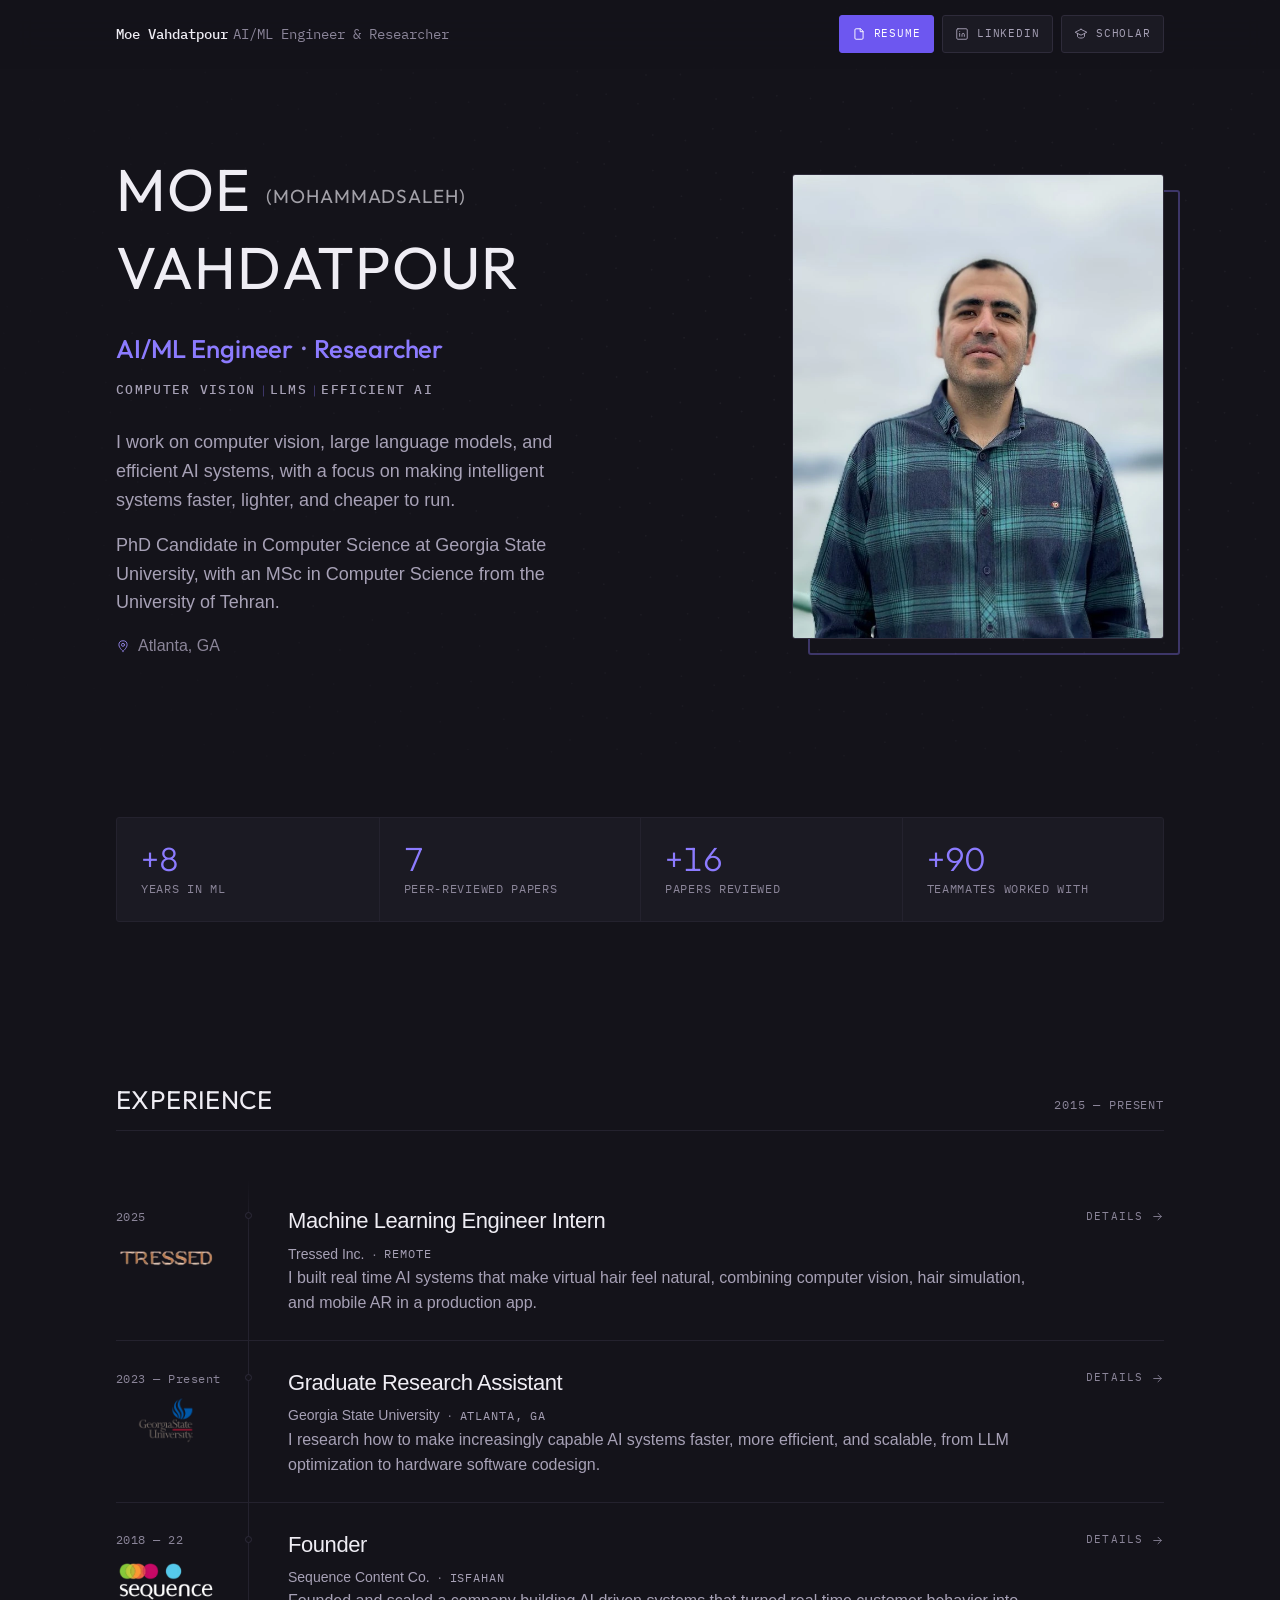
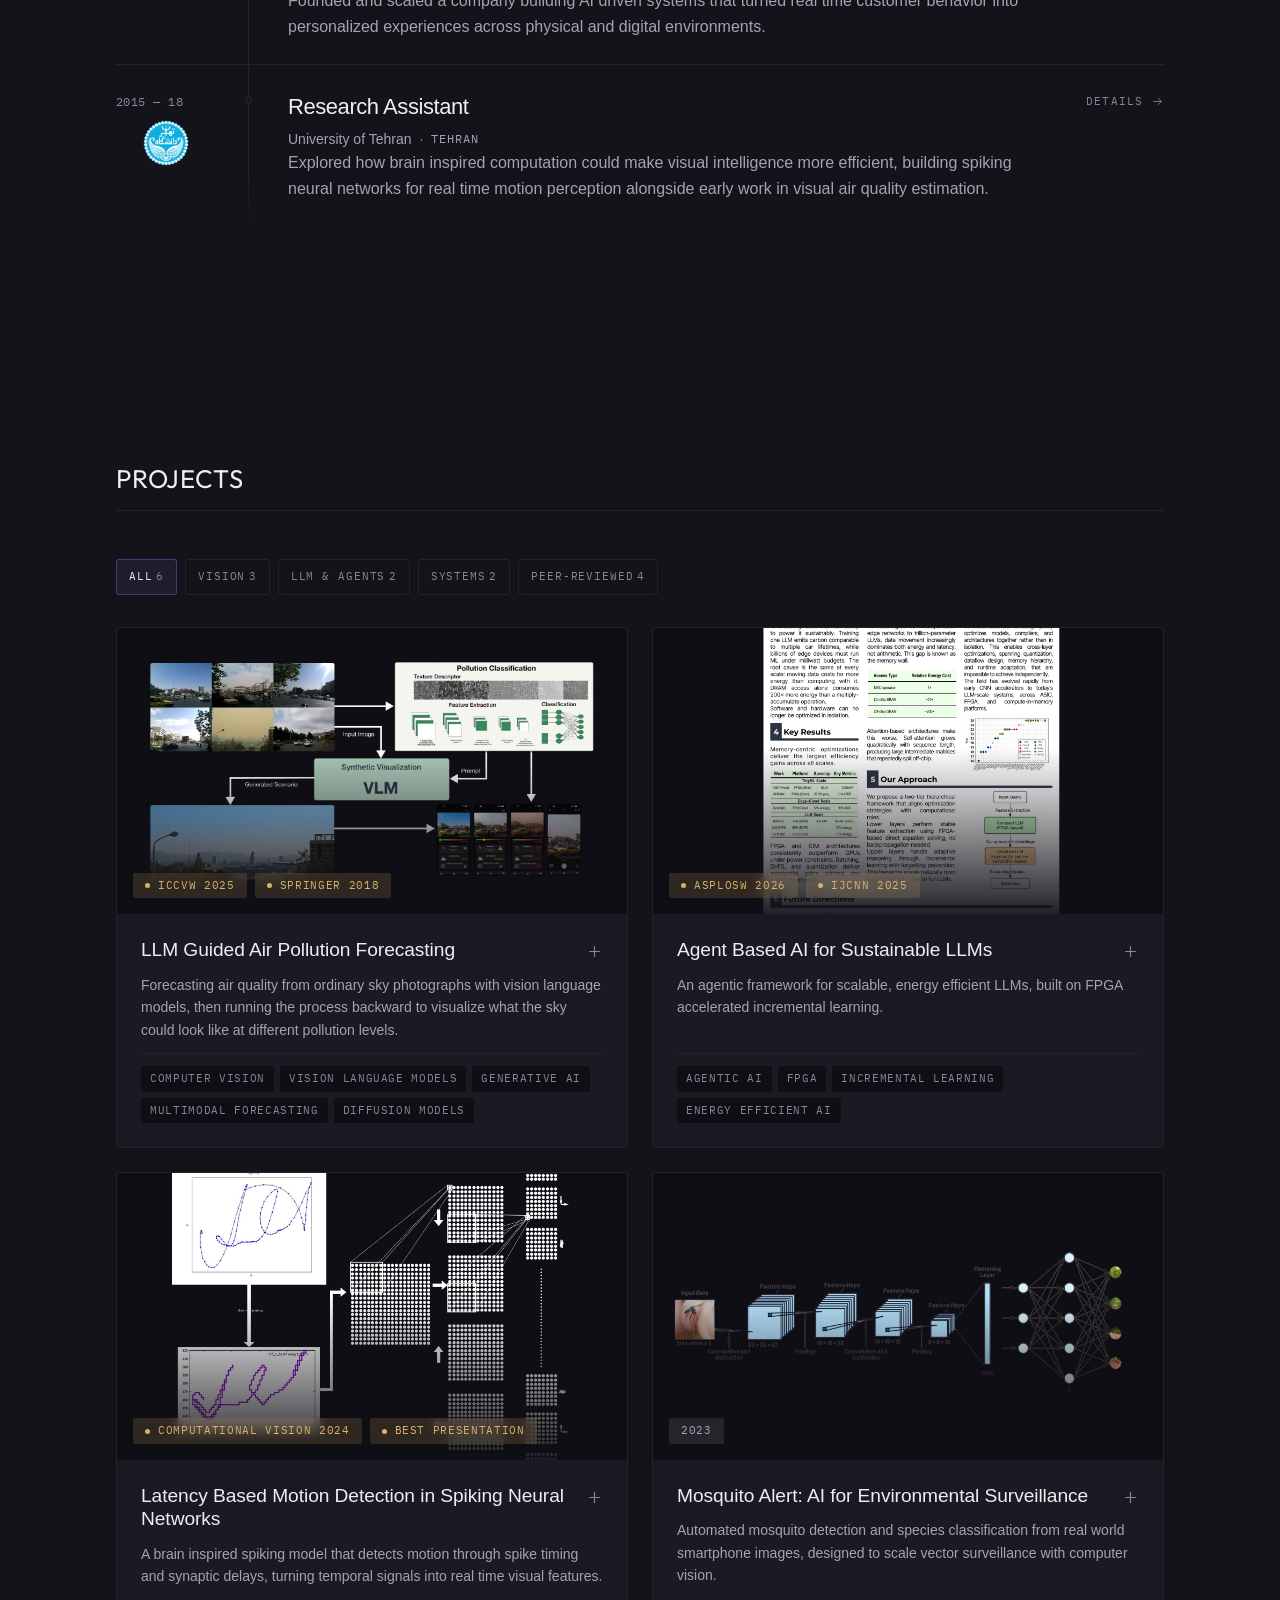
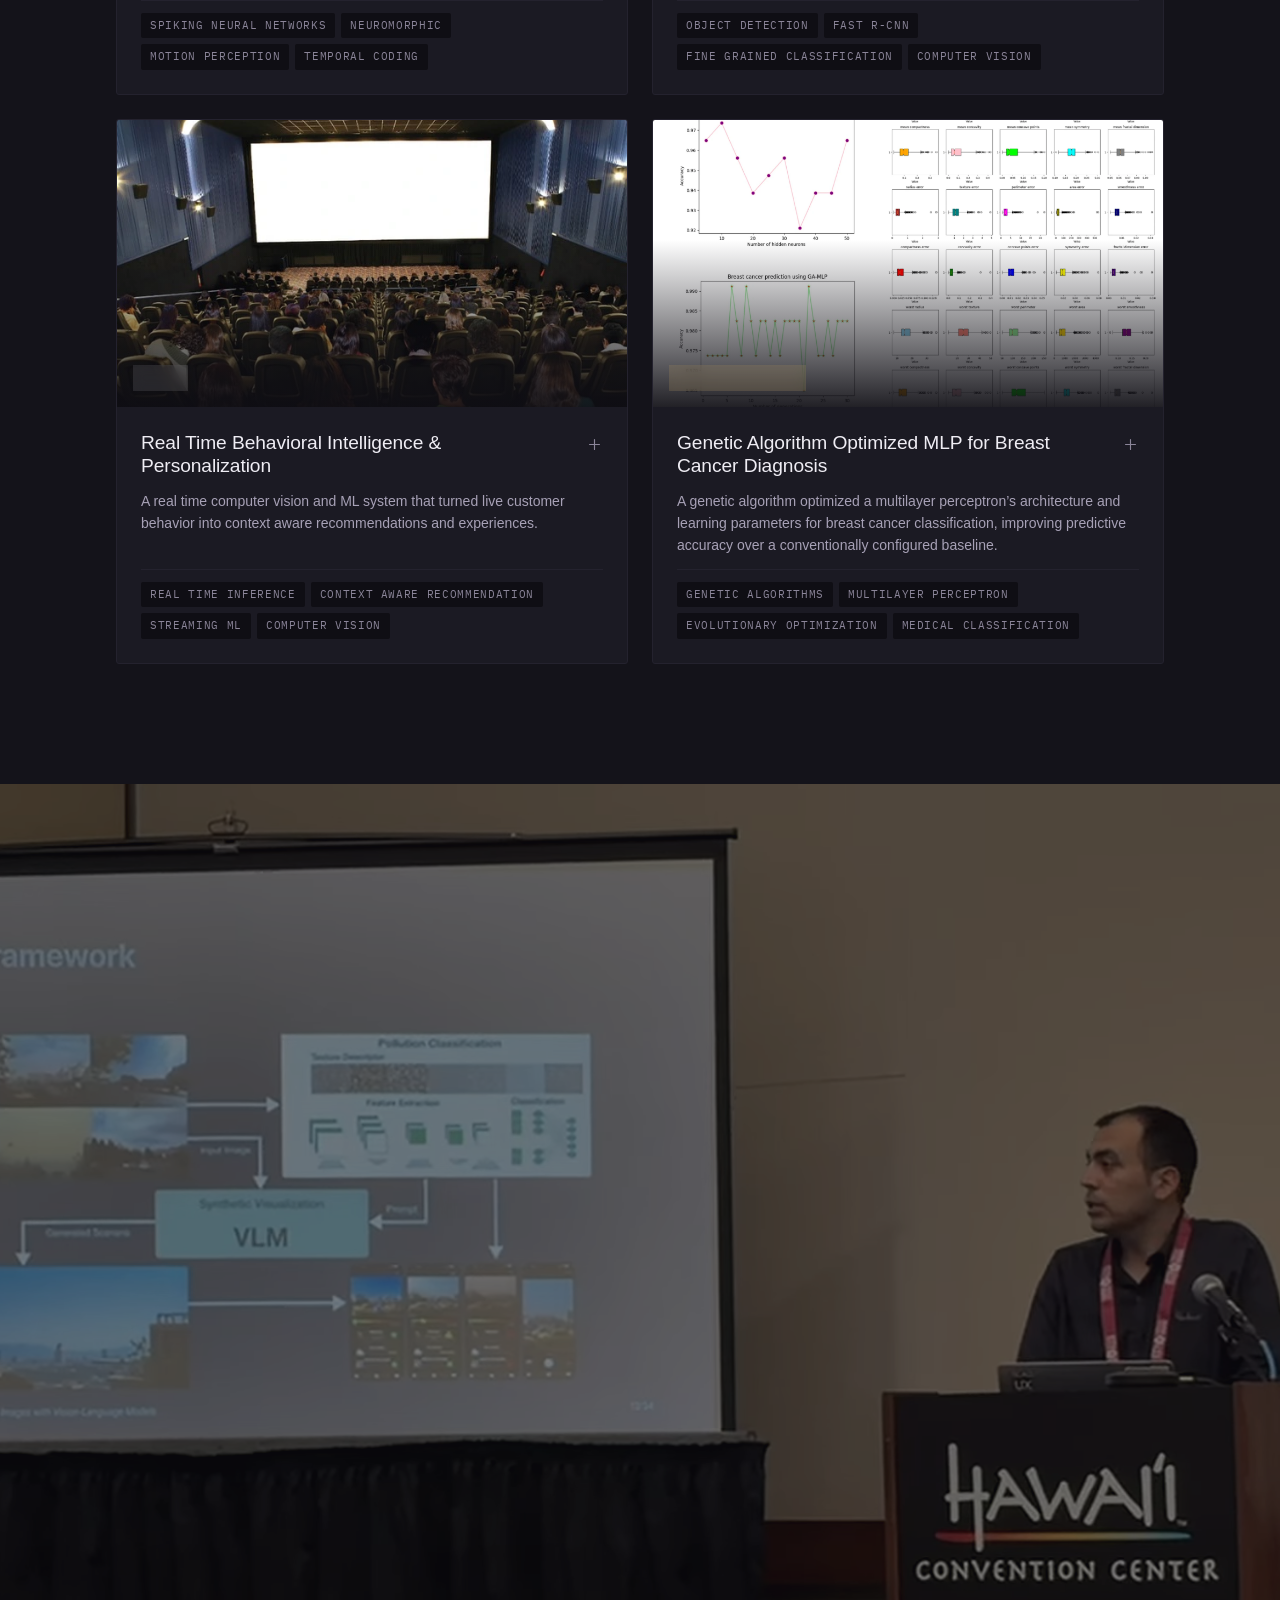
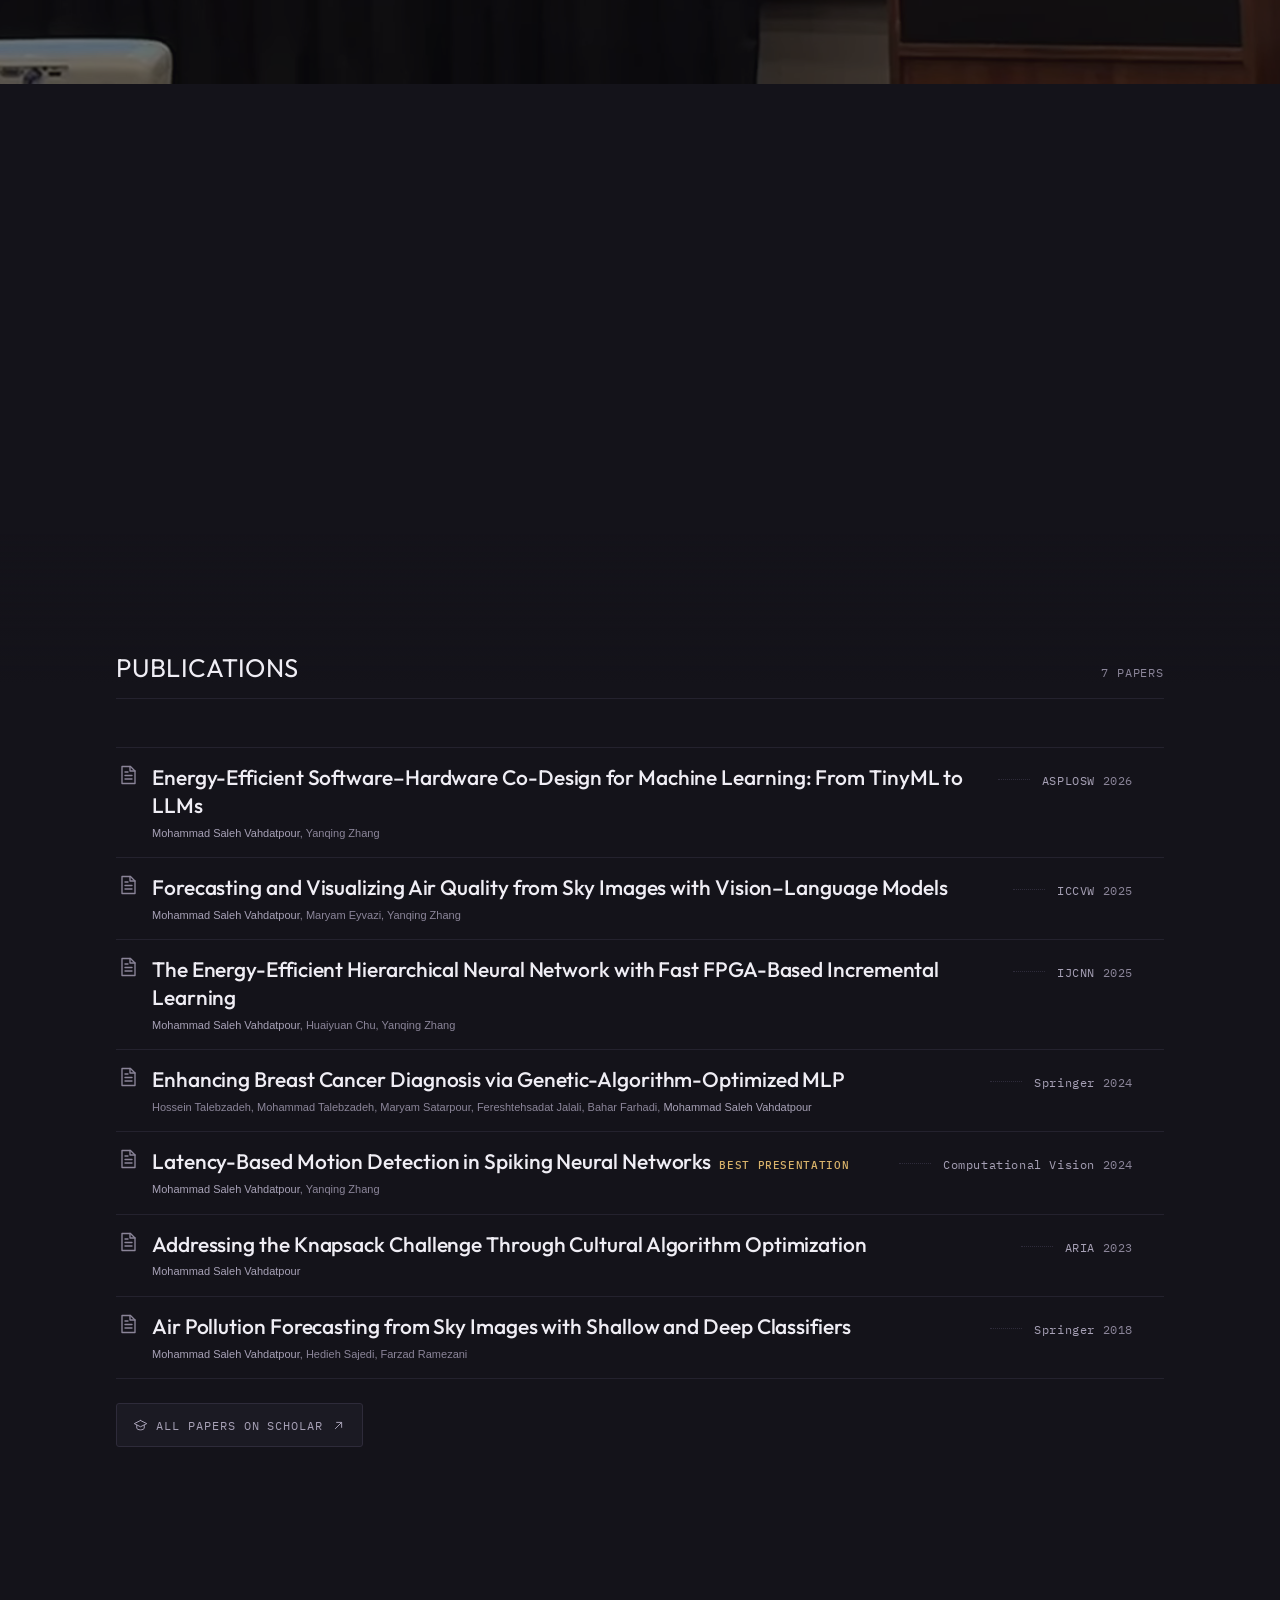
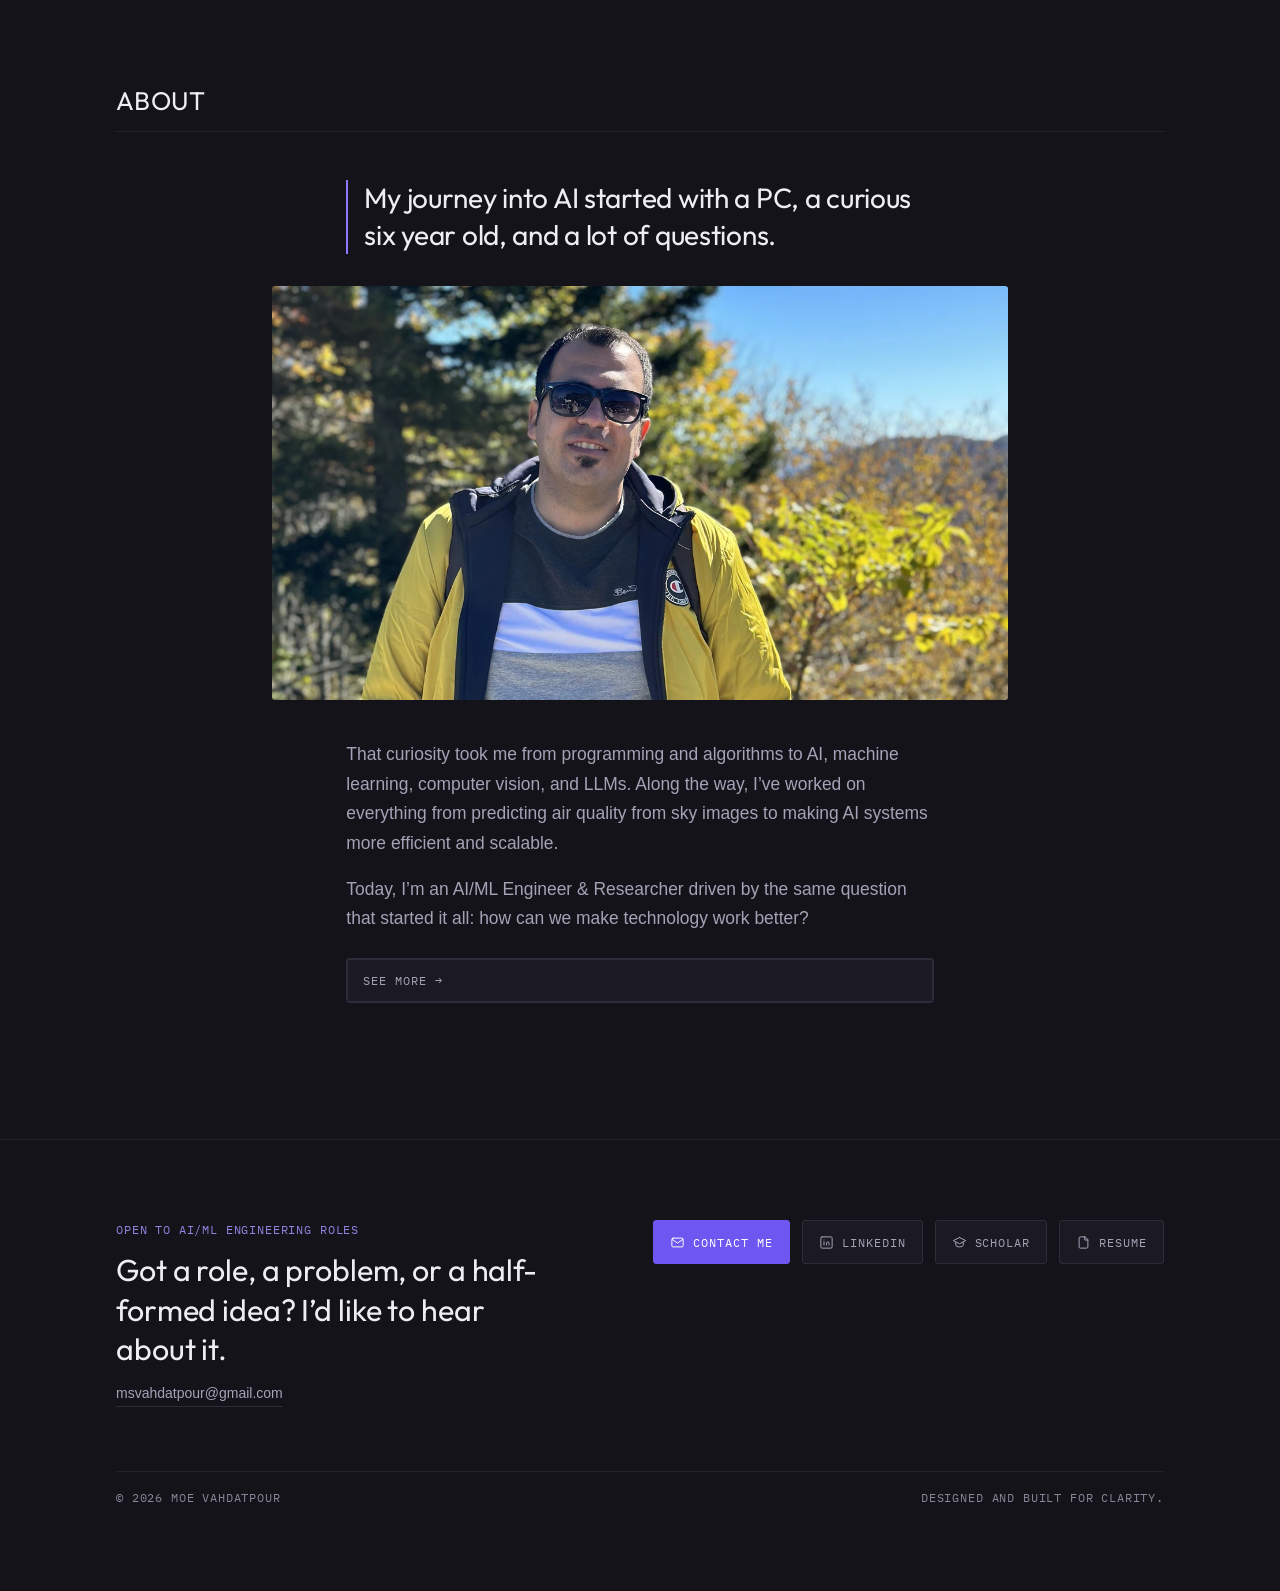
<file: index.html>
<!DOCTYPE html>
<html lang="en">
<head>
<meta charset="utf-8">
<meta name="viewport" content="width=device-width, initial-scale=1">
<title>Moe Vahdatpour | AI/ML Engineer &amp; Researcher</title>

<meta name="description" content="Moe Vahdatpour | AI/ML Engineer &amp; Researcher in Atlanta, GA. Computer vision, large language models, and efficient AI.">
<meta name="author" content="Moe Vahdatpour">
<meta name="theme-color" content="#14131a">
<link rel="canonical" href="https://moevahdatpour.github.io/">

<meta property="og:type" content="website">
<meta property="og:title" content="Moe Vahdatpour | AI/ML Engineer &amp; Researcher">
<meta property="og:description" content="AI/ML Engineer &amp; Researcher working on computer vision, LLMs, and efficient AI.">
<meta property="og:url" content="https://moevahdatpour.github.io/">
<meta property="og:image" content="https://moevahdatpour.github.io/images/ogmsv.jpg">
<meta name="twitter:card" content="summary_large_image">

<link rel="icon" href="data:image/svg+xml,%3Csvg xmlns='http://www.w3.org/2000/svg' viewBox='0 0 32 32'%3E%3Crect width='32' height='32' rx='6' fill='%2314131a'/%3E%3Ccircle cx='16' cy='16' r='4.5' fill='%238c7bff'/%3E%3Ccircle cx='16' cy='16' r='10' fill='none' stroke='%238c7bff' stroke-opacity='.45'/%3E%3C/svg%3E">

<!-- Syncopate (hero display) + Outfit + IBM Plex Mono from Google; Satoshi from Fontshare.
     To use a licensed display font instead, see the swap note at the top of css/styles.css. -->
<link rel="preconnect" href="https://fonts.googleapis.com">
<link rel="preconnect" href="https://fonts.gstatic.com" crossorigin>
<link rel="preconnect" href="https://api.fontshare.com">
<link rel="preconnect" href="https://cdn.fontshare.com" crossorigin>
<link rel="stylesheet" href="https://fonts.googleapis.com/css2?family=IBM+Plex+Mono:wght@400;500&amp;family=Outfit:wght@200..600&amp;family=Syncopate:wght@400;700&amp;display=swap">
<link rel="stylesheet" href="https://api.fontshare.com/v2/css?f[]=satoshi@400,500,700&amp;display=swap">
<link rel="stylesheet" href="css/styles.css?v=69">

<script>document.documentElement.className = "js";</script>
</head>

<body>
<a class="skip-link" href="#main">Skip to content</a>

<!-- ═══ Top bar ═══════════════════════════════════════════════════════════ -->
<header class="nav" id="nav">
  <div class="shell nav__inner">
    <a class="nav__mark" href="#top" aria-label="Back to top">
      <b>Moe Vahdatpour</b><span>AI/ML Engineer &amp; Researcher</span>
    </a>
    <div class="nav__actions">
      <a class="btn btn--sm btn--primary" href="resume.html">
        <svg class="icon" viewBox="0 0 24 24" fill="none" stroke="currentColor" stroke-width="1.6" stroke-linecap="round" stroke-linejoin="round" aria-hidden="true"><path d="M14 3H7a2 2 0 0 0-2 2v14a2 2 0 0 0 2 2h10a2 2 0 0 0 2-2V8Z"/><path d="M14 3v5h5"/></svg>
        Resume
      </a>
      <a class="btn btn--sm" href="https://www.linkedin.com/in/msvahdatpour/" target="_blank" rel="noopener">
        <svg class="icon" viewBox="0 0 24 24" fill="none" stroke="currentColor" stroke-width="1.6" stroke-linecap="round"
          stroke-linejoin="round" aria-hidden="true">
          <rect x="3" y="3" width="18" height="18" rx="2" />
          <path d="M8 11v5M8 8v.01M12 16v-3a2 2 0 0 1 4 0v3" />
        </svg>
        LinkedIn
      </a>
      <a class="btn btn--sm" href="https://scholar.google.com/citations?user=lhLLrosAAAAJ&amp;hl=en" target="_blank" rel="noopener">
        <svg class="icon" viewBox="0 0 24 24" fill="none" stroke="currentColor" stroke-width="1.6" stroke-linecap="round"
          stroke-linejoin="round" aria-hidden="true">
          <path d="M12 4 2 9l10 5 10-5-10-5Z" />
          <path d="M6 11.5V16c0 1.7 2.7 3 6 3s6-1.3 6-3v-4.5" />
        </svg>
        Scholar
      </a>
    </div>
  </div>
  <div class="nav__progress" id="nav-progress" aria-hidden="true"></div>
</header>

<!-- ═══ Section dock ══════════════════════════════════════════════════════ -->
<nav class="dock" id="dock" aria-label="Sections">
  <a class="dock__link" href="#experience"   data-nav="experience">Experience</a>
  <a class="dock__link" href="#projects"     data-nav="projects">Projects</a>
  <a class="dock__link" href="#publications" data-nav="publications">Publications</a>
  <a class="dock__link" href="#about"        data-nav="about">About</a>
</nav>

<main id="main">

<!-- ═══ Hero ══════════════════════════════════════════════════════════════ -->
<section class="hero" id="top">
  <canvas class="hero__field" id="field" aria-hidden="true"></canvas>
  <div class="shell hero__inner">

    <div class="hero__intro">
      <h1 class="hero__name">
        <span class="line">
          <span style="--i:0">
            Moe <span class="hero__alternate">(MohammadSaleh)</span>
          </span>
        </span>
        <span class="line">
          <span style="--i:1">Vahdatpour</span>
        </span>
      </h1>

      <p class="hero__role rise" style="--i:3">
        <span class="hero__role-lead">
          AI/ML Engineer <span class="sep" aria-hidden="true">·</span> Researcher
        </span>
        <span class="hero__tags">
          <span class="hero__tag" style="--k:0">Computer Vision</span>
          <span class="hero__tag" style="--k:1">LLMs</span>
          <span class="hero__tag" style="--k:2">Efficient AI</span>
        </span>
      </p>

      <p class="hero__bio rise" style="--i:4">
        I work on computer vision, large language models, and efficient AI systems,
        with a focus on making intelligent systems faster, lighter, and cheaper to run.
      </p>

      <p class="hero__bio rise" style="--i:4">
        PhD Candidate in Computer Science at Georgia State University, with an MSc in Computer Science from the University of Tehran.
      </p>

      <p class="hero__where rise" style="--i:5">
        <svg class="icon" viewBox="0 0 24 24" fill="none" stroke="currentColor" stroke-width="1.6" stroke-linecap="round" stroke-linejoin="round" aria-hidden="true"><path d="M12 21s7-5.686 7-11a7 7 0 1 0-14 0c0 5.314 7 11 7 11Z"/><circle cx="12" cy="10" r="2.6"/></svg>
        Atlanta, GA
      </p>
    </div>

    <div class="hero__portrait">
      <div class="hero__frame js-img">
        <img src="images/hero.webp" alt="Portrait of Moe Vahdatpour" width="1000" height="1250">
      </div>
    </div>

  </div>
</section>

<!-- ═══ Figures ═══════════════════════════════════════════════ -->
<section class="stats-band" aria-label="By the numbers">
  <div class="shell">
    <div class="stats" data-stagger>
          <div class="fact">
            <div class="fact__n">+8</div>
            <div class="fact__l mono">years in ML</div>
          </div>
          <div class="fact">
            <div class="fact__n">7</div>
            <div class="fact__l mono">peer-reviewed papers</div>
          </div>
          <div class="fact">
            <div class="fact__n">+16</div>
            <div class="fact__l mono">papers reviewed</div>
          </div>
          <div class="fact">
            <div class="fact__n">+90</div>
      <div class="fact__l mono">teammates worked with</div>
      </div>
    </div>
  </div>
</section>

<!-- ═══ Experience ════════════════════════════════════════════════════════ -->
<section class="section" id="experience" aria-labelledby="experience-title">
  <div class="shell">
    <div class="section__head">
      <h2 class="section__title" id="experience-title">Experience</h2>
      <p class="section__meta mono">2015 — present</p>
    </div>

    <div class="exp" data-stagger>

      <!-- Tressed Inc. -->
      <button type="button" class="exp__row reveal" data-modal="exp-tressed"
              aria-label="Machine Learning Engineer Intern at Tressed Inc., May to August 2025 — open details">
        <span class="exp__meta-col">
          <span class="exp__years">2025</span>
          <span class="exp__logo js-img js-img--thumb"><img src="images/logos/tressed.webp" alt="Tressed Inc. logo" loading="lazy" decoding="async" width="120" height="120"></span>
        </span>
        <span class="exp__body">
          <span class="exp__role">Machine Learning Engineer Intern</span>
          <span class="exp__org">Tressed Inc.<span class="dot" aria-hidden="true">·</span><span class="mono">Remote</span></span>
          <span class="exp__blurb">I built real time AI systems that make virtual hair feel natural, combining computer vision, hair simulation, and mobile AR in a production app.</span>
        </span>
        <span class="exp__open">Details
          <svg class="icon" viewBox="0 0 24 24" fill="none" stroke="currentColor" stroke-width="1.6" stroke-linecap="round" stroke-linejoin="round" aria-hidden="true"><path d="M5 12h14M13 6l6 6-6 6"/></svg>
        </span>
      </button>

      <!-- Georgia State University -->
      <button type="button" class="exp__row reveal" data-modal="exp-gsu"
              aria-label="Graduate Research Assistant at Georgia State University, 2023 to present — open details">
        <span class="exp__meta-col">
          <span class="exp__years">2023 — Present</span>
          <span class="exp__logo js-img js-img--thumb"><img src="images/logos/gsu.webp" alt="Georgia State University logo" loading="lazy" decoding="async" width="120" height="120"></span>
        </span>
        <span class="exp__body">
          <span class="exp__role">Graduate Research Assistant</span>
          <span class="exp__org">Georgia State University<span class="dot" aria-hidden="true">·</span><span class="mono">Atlanta, GA</span></span>
          <span class="exp__blurb">I research how to make increasingly capable AI systems faster, more efficient, and scalable, from LLM optimization to hardware software codesign.</span>
        </span>
        <span class="exp__open">Details
          <svg class="icon" viewBox="0 0 24 24" fill="none" stroke="currentColor" stroke-width="1.6" stroke-linecap="round" stroke-linejoin="round" aria-hidden="true"><path d="M5 12h14M13 6l6 6-6 6"/></svg>
        </span>
      </button>

      <!-- Sequence Content Co. -->
      <button type="button" class="exp__row reveal" data-modal="exp-sequence"
              aria-label="Founder at Sequence Content Co., 2018 to 2022 — open details">
        <span class="exp__meta-col">
          <span class="exp__years">2018 — 22</span>
          <span class="exp__logo js-img js-img--thumb"><img src="images/logos/sequence.webp" alt="Sequence Content Co. logo" loading="lazy" decoding="async" width="120" height="120"></span>
        </span>
        <span class="exp__body">
          <span class="exp__role">Founder</span>
          <span class="exp__org">Sequence Content Co.<span class="dot" aria-hidden="true">·</span><span class="mono">Isfahan</span></span>
          <span class="exp__blurb">Founded and scaled a company building AI driven systems that turned real time customer behavior into personalized experiences across physical and digital environments.</span>
        </span>
        <span class="exp__open">Details
          <svg class="icon" viewBox="0 0 24 24" fill="none" stroke="currentColor" stroke-width="1.6" stroke-linecap="round" stroke-linejoin="round" aria-hidden="true"><path d="M5 12h14M13 6l6 6-6 6"/></svg>
        </span>
      </button>

      <!-- University of Tehran -->
      <button type="button" class="exp__row reveal" data-modal="exp-tehran"
              aria-label="Research Assistant at University of Tehran, 2015 to 2018 — open details">
        <span class="exp__meta-col">
          <span class="exp__years">2015 — 18</span>
          <span class="exp__logo js-img js-img--thumb"><img src="images/logos/tehran.webp" alt="University of Tehran logo" loading="lazy" decoding="async" width="120" height="120"></span>
        </span>
        <span class="exp__body">
          <span class="exp__role">Research Assistant</span>
          <span class="exp__org">University of Tehran<span class="dot" aria-hidden="true">·</span><span class="mono">Tehran</span></span>
          <span class="exp__blurb">Explored how brain inspired computation could make visual intelligence more efficient, building spiking neural networks for real time motion perception alongside early work in visual air quality estimation.</span>
        </span>
        <span class="exp__open">Details
          <svg class="icon" viewBox="0 0 24 24" fill="none" stroke="currentColor" stroke-width="1.6" stroke-linecap="round" stroke-linejoin="round" aria-hidden="true"><path d="M5 12h14M13 6l6 6-6 6"/></svg>
        </span>
      </button>

    </div>
  </div>
</section>
<!-- Experience modal copy. Edit freely — each block fills the pop-up. -->
<template data-detail="exp-gsu"
       data-eyebrow="2023 — Present · Atlanta, GA"
       data-title="Graduate Research Assistant — Georgia State University">

  <div>
    <div class="beat">
      <h4 class="beat__label mono">The problem</h4>
      <p class="beat__text">As AI models scale, keeping them up to date becomes increasingly expensive. Full retraining repeatedly spends computation on knowledge a model has already learned, making continual adaptation costly in both time and energy.</p>
    </div>

<div class="beat">
  <h4 class="beat__label mono">What I work on</h4>
  <p class="beat__text">I research efficient adaptation of LLMs and agentic systems, spanning model optimization and hardware software codesign. In one project, we designed a two tier Compound LLM architecture that separates reusable feature extraction from adaptive decision making. The lower layer uses FPGA based direct equation solving to optimize parameters in a single step, while the upper layer uses incremental learning to update only what changes as new data arrives.</p>
</div>

<div class="beat">
  <h4 class="beat__label mono">The result</h4>
  <p class="beat__text">The combined approach achieved up to 1.6× faster model adaptation while reducing energy consumption by 4.7%, demonstrating a more resource efficient approach to continual LLM learning with potential for edge and other energy constrained environments. This research has contributed to peer reviewed work at ASPLOS, IJCNN, and ICCV workshops.</p>
</div>

  </div>
  <ul class="tags"><li>LLMs</li><li>Agentic AI</li><li>Incremental Learning</li><li>FPGA</li><li>HW/SW Codesign</li></ul>
</template>



<template data-detail="exp-tressed" data-eyebrow="May — Aug 2025 · Remote"
  data-title="Machine Learning Engineer Intern — Tressed Inc.">
  <!-- <figure class="modal__figure js-img">
    <img src="images/Experience/Tressed.png" alt="Sky images paired with predicted air-quality levels">
  </figure> -->
  <div>
    <div class="beat">
      <h4 class="beat__label mono">The problem</h4>
      <p class="beat__text">Virtual hair try on breaks down when it has to run live. Faces move, lighting shifts, and even
        small inconsistencies in tracking or rendering can make the result look artificial.</p>
    </div>

    <div class="beat">
      <h4 class="beat__label mono">What I did</h4>
      <p class="beat__text">Led the ML team in building an AI driven computer vision pipeline end to end, combining facial and
        hair analysis with a photorealistic simulation layer for live AR rendering. I worked across the ML stack while also
        supporting technical direction as CTO, focusing on maintaining visual quality within a mobile performance budget.</p>
    </div>

    <div class="beat">
      <h4 class="beat__label mono">The result</h4>
      <p class="beat__text">Delivered a production ready virtual try on experience running at 30 FPS, with 35 ms frame latency
        and an 18% reduction in inference time, enabling responsive and natural looking hair simulation directly on live
        camera feeds.</p>
    </div>

  </div>

  <p class="modal__note">
    <svg class="icon" viewBox="0 0 24 24" fill="none" stroke="currentColor" stroke-width="1.6" stroke-linecap="round"
      stroke-linejoin="round" aria-hidden="true">
      <rect x="4" y="10" width="16" height="10" rx="2" />
      <path d="M8 10V7a4 4 0 0 1 8 0v3" />
    </svg>
    Details under NDA.
  </p>

  <ul class="tags">
    <li>Computer Vision</li>
    <li>Real time AR</li>
    <li>ML Engineering</li>
    <li>Technical Leadership</li>
  </ul>
</template>


<template data-detail="exp-sequence"
       data-eyebrow="2018 — 2022 · Isfahan"
       data-title="Founder — Sequence Content Co.">

  <div>
    <div class="beat">
      <h4 class="beat__label mono">The problem</h4>
      <p class="beat__text">Most personalization systems learn from what customers did yesterday. I wanted to explore what becomes possible when AI can understand what is happening right now, turning live customer behavior into signals that could immediately shape the experience.</p>
    </div>

<div class="beat">
  <h4 class="beat__label mono">What I did</h4>
  <p class="beat__text">Founded and led the company, building an end to end real time ML system that combined computer vision, streaming data, and recommendation logic. Cameras captured live customer interactions while vision models analyzed facial expressions, body pose, and behavioral signals to infer group context. I led the technical direction and delivered deployments across cinema, restaurant, and other B2C environments, where recommendations could adapt continuously to live customer behavior.</p>
</div>

<div class="beat">
  <h4 class="beat__label mono">The result</h4>
  <p class="beat__text">Delivered solutions for +79 clients over four years, with deployments contributing to up to 19% higher sales and a 0.5 point increase in customer satisfaction on a 5 point scale. The work demonstrated how low latency behavioral inference could turn streaming customer data into continuously adaptive recommendations.</p>
</div>

  </div>
  <ul class="tags"><li>Computer Vision</li><li>Real time ML</li><li>Behavioral AI</li><li>Streaming Systems</li><li>Personalization</li></ul>
</template>


<template data-detail="exp-tehran"
       data-eyebrow="2015 — 2018 · Tehran"
       data-title="Research Assistant — University of Tehran">

  <div>
    <div class="beat">
      <h4 class="beat__label mono">The work</h4>
      <p class="beat__text">My research focused on computational vision, with a particular interest in how biological systems process visual information over time. I worked across spiking neural networks, image processing, air quality estimation, and visual recognition problems.</p>
    </div>

<div class="beat">
  <h4 class="beat__label mono">What I did</h4>
  <p class="beat__text">For my master's thesis, I built a multi layer Spiking Neural Network inspired by the primate visual system and the MT area, using synaptic delays to encode motion direction and speed. The model combined Leaky Integrate and Fire neurons, STDP, and reinforcement learning, progressing from a 7×7 direction selective neural grid to a Spiking Motion Detector with shared weights and delays. I extracted temporal spike representations and used them to classify 1,880 signatures from the SUSIG dataset, where Random Forest detected 98.4% of forgery signatures.</p>
  <p class="beat__text">Alongside the thesis, I initiated an air quality image dataset by collecting and labeling sky photographs and built shallow and deep neural network models to estimate pollution levels from visual features. I also applied computer vision techniques to a national pose detection competition, where our team placed 2nd.</p>
</div>

<div class="beat">
  <h4 class="beat__label mono">Where it led</h4>
  <p class="beat__text">The work became the foundation for my continued research in computer vision and multimodal AI, including later research on air quality forecasting from images and vision language models.</p>
</div>

  </div>
  <ul class="tags"><li>Spiking Neural Networks</li><li>Neuromorphic Vision</li><li>Computer Vision</li><li>Temporal Learning</li><li>Air Quality Modeling</li></ul>
</template>



<!-- ═══ Projects ══════════════════════════════════════════════════════════ -->
<section class="section" id="projects" aria-labelledby="projects-title">
  <div class="shell">
    <div class="section__head">
      <h2 class="section__title" id="projects-title">Projects</h2>
    </div>

    <!-- data-filter must match a card's data-groups token; counts fill in automatically -->
    <div class="filters" role="group" aria-label="Filter projects">
      <button type="button" class="filter" data-filter="all"     aria-pressed="true">All<em></em></button>
      <button type="button" class="filter" data-filter="vision"  aria-pressed="false">Vision<em></em></button>
      <button type="button" class="filter" data-filter="llm"     aria-pressed="false">LLM &amp; Agents<em></em></button>
      <button type="button" class="filter" data-filter="systems" aria-pressed="false">Systems<em></em></button>
      <button type="button" class="filter" data-filter="paper"   aria-pressed="false">Peer-reviewed<em></em></button>
    </div>

    <p class="sr-only" id="proj-live" role="status" aria-live="polite"></p>

    <div class="grid" id="proj-grid" data-stagger>

      <button type="button" class="card reveal" data-modal="proj-air" data-groups="vision llm paper"
              aria-label="LLM-Guided Air Pollution Forecasting — open details">
        <span class="card__media js-img">
          <img src="images/projects/llm-air-quality.webp" alt="Sky images paired with predicted air-quality levels" loading="lazy" decoding="async" width="1440" height="900">
          <span class="badges"><span class="badge badge--paper">ICCVW 2025</span><span class="badge badge--paper">Springer 2018</span></span>
        </span>
        <span class="card__body">
          
          <span class="card__title">LLM Guided Air Pollution Forecasting
            <svg class="icon" viewBox="0 0 24 24" fill="none" stroke="currentColor" stroke-width="1.6" stroke-linecap="round" aria-hidden="true"><path d="M12 5v14M5 12h14"/></svg>
          </span>
          <span class="card__blurb">Forecasting air quality from ordinary sky photographs with vision language models, then running the process backward to visualize what the sky could look like at different pollution levels.</span>
          <span class="tags"><span>Computer Vision</span><span>Vision Language Models</span><span>Generative AI</span><span>Multimodal Forecasting</span><span>Diffusion Models</span></span>
        </span>
      </button>

      <button type="button" class="card reveal" data-modal="proj-agentic" data-groups="llm systems paper"
              aria-label="Agent-Based AI for Sustainable LLMs — open details">
        <span class="card__media js-img">
          <img src="images/projects/agentic-sustainable-llms.webp" alt="Diagram of an agentic framework over FPGA-accelerated learning" loading="lazy" decoding="async" width="1440" height="900">
          <span class="badges"><span class="badge badge--paper">ASPLOSW 2026</span><span class="badge badge--paper">IJCNN 2025</span></span>
        </span>
        <span class="card__body">
          
          <span class="card__title">Agent Based AI for Sustainable LLMs
            <svg class="icon" viewBox="0 0 24 24" fill="none" stroke="currentColor" stroke-width="1.6" stroke-linecap="round" aria-hidden="true"><path d="M12 5v14M5 12h14"/></svg>
          </span>
          <span class="card__blurb">An agentic framework for scalable, energy efficient LLMs, built on FPGA accelerated incremental learning.</span>
          <span class="tags"><span>Agentic AI</span><span>FPGA</span><span>Incremental Learning</span><span>Energy Efficient AI</span></span>
        </span>
      </button>

      <button type="button" class="card reveal" data-modal="proj-snn" data-groups="vision paper"
              aria-label="Latency-Based Motion Detection in Spiking Neural Networks — open details">
        <span class="card__media js-img">
          <img src="images/projects/snn-motion-detection.webp" alt="Spiking neuron lattice showing a propagating motion wavefront" loading="lazy" decoding="async" width="1440" height="900">
          <span class="badges"><span class="badge badge--paper">Computational Vision 2024</span><span class="badge badge--paper">Best Presentation</span></span>
        </span>
        <span class="card__body">
          
          <span class="card__title">Latency Based Motion Detection in Spiking Neural Networks
            <svg class="icon" viewBox="0 0 24 24" fill="none" stroke="currentColor" stroke-width="1.6" stroke-linecap="round" aria-hidden="true"><path d="M12 5v14M5 12h14"/></svg>
          </span>
          <span class="card__blurb">A brain inspired spiking model that detects motion through spike timing and synaptic delays, turning temporal signals into real time visual features.</span>
          <span class="tags"><span>Spiking Neural Networks</span><span>Neuromorphic</span><span>Motion Perception</span><span>Temporal Coding</span></span>
        </span>
      </button>

      <button type="button" class="card reveal" data-modal="proj-mosquito" data-groups="vision"
              aria-label="Mosquito Alert, AI for Environmental Surveillance — open details">
        <span class="card__media js-img">
          <img src="images/projects/mosquito-alert.webp" alt="Detection boxes over mosquito specimens in a monitoring trap" loading="lazy" decoding="async" width="1440" height="900">
          <span class="badges"><span class="badge badge--year">2023</span></span>
        </span>
        <span class="card__body">
          
          <span class="card__title">Mosquito Alert: AI for Environmental Surveillance
            <svg class="icon" viewBox="0 0 24 24" fill="none" stroke="currentColor" stroke-width="1.6" stroke-linecap="round" aria-hidden="true"><path d="M12 5v14M5 12h14"/></svg>
          </span>
          <span class="card__blurb">Automated mosquito detection and species classification from real world smartphone images, designed to scale vector surveillance with computer vision.</span>
          <span class="tags"><span>Object Detection</span><span>Fast R-CNN</span><span>Fine Grained Classification</span><span>Computer Vision</span></span>
        </span>
      </button>

      <button type="button" class="card reveal" data-modal="proj-cx" data-groups="systems"
              aria-label="Real-Time Customer Experience ML — open details">
        <span class="card__media js-img">
          <img src="images/projects/realtime-cx-ml.webp" alt="Streaming event pipeline feeding a personalization model" loading="lazy" decoding="async" width="1440" height="900">
          <span class="badges"><span class="badge badge--year">2020</span></span>
        </span>
        <span class="card__body">
          
          <span class="card__title">Real Time Behavioral Intelligence &amp; Personalization
            <svg class="icon" viewBox="0 0 24 24" fill="none" stroke="currentColor" stroke-width="1.6" stroke-linecap="round" aria-hidden="true"><path d="M12 5v14M5 12h14"/></svg>
          </span>
          <span class="card__blurb">A real time computer vision and ML system that turned live customer behavior into context aware recommendations and experiences.</span>
          <span class="tags"><span>Real Time Inference</span><span>Context Aware Recommendation</span><span>Streaming ML</span><span>Computer Vision</span></span>
        </span>
      </button>

      <button type="button" class="card reveal" data-modal="proj-cancer" data-groups="paper"
              aria-label="Breast Cancer Diagnosis via GA-Optimized MLP — open details">
        <span class="card__media js-img">
          <img src="images/projects/breast-cancer-mlp.webp" alt="Genetic-algorithm search over neural network configurations" loading="lazy" decoding="async" width="1440" height="900">
          <span class="badges"><span class="badge badge--paper">Springer 2024</span></span>
        </span>
        <span class="card__body">
          
          <span class="card__title">Genetic Algorithm Optimized MLP for Breast Cancer Diagnosis
            <svg class="icon" viewBox="0 0 24 24" fill="none" stroke="currentColor" stroke-width="1.6" stroke-linecap="round" aria-hidden="true"><path d="M12 5v14M5 12h14"/></svg>
          </span>
          <span class="card__blurb">A genetic algorithm optimized a multilayer perceptron’s architecture and learning parameters for breast cancer classification, improving predictive accuracy over a conventionally configured baseline.</span>
          <span class="tags"><span>Genetic Algorithms</span><span>Multilayer Perceptron</span><span>Evolutionary Optimization</span><span>Medical Classification</span></span>
        </span>
      </button>

      <p class="grid__empty" id="proj-empty" hidden>No projects in this view.</p>
    </div>
  </div>
</section>

<!-- Project modal copy. Swap the paper links for real DOIs when you have them. -->
<template data-detail="proj-air" data-eyebrow="ICCVW 2025 · Springer 2018" data-title="LLM Guided Air Pollution Forecasting">
  <figure class="modal__figure js-img">
    <img src="images/projects/llm-air-quality-jpg.webp" alt="Sky images paired with predicted air-quality levels">
  </figure>

  <div>
    <p class="beat__text">Air quality sensors are accurate but expensive and limited in coverage. I built a visual forecasting pipeline that estimates pollution from +5,000 sky images across +10 urban regions, using machine learning and CNNs to classify five EPA AQI categories.</p>

    <p class="beat__text">The system also uses BLIP-2 and diffusion models to visualize different pollution scenarios. The best CNN achieved 89.4% accuracy, while generated images matched their intended categories 89.6% of the time.</p>

    <p class="beat__text">In a study with 12 participants, visual counterfactuals improved interpretability from 3.5 to 4.3 out of 5, showing how multimodal AI can predict, explain, and visualize air quality.</p>
  </div>

  <ul class="tags">
    <li>Computer Vision</li>
    <li>Vision Language Models</li>
    <li>Generative AI</li>
    <li>Multimodal Forecasting</li>
    <li>Diffusion Models</li>
  </ul>

  <div class="modal__actions">
    <a class="btn" data-paper href="https://ieeexplore.ieee.org/abstract/document/11375459" target="_blank" rel="noopener">
      <svg class="icon" viewBox="0 0 24 24" fill="none" stroke="currentColor" stroke-width="1.6" stroke-linecap="round" stroke-linejoin="round" aria-hidden="true">
        <path d="M12 4 2 9l10 5 10-5-10-5Z"/>
        <path d="M6 11.5V16c0 1.7 2.7 3 6 3s6-1.3 6-3v-4.5"/>
      </svg>
      ICCVW 2025 Paper
    </a>

    <a class="btn" data-paper href="https://link.springer.com/article/10.1007/s12145-018-0334-x" target="_blank" rel="noopener">
      <svg class="icon" viewBox="0 0 24 24" fill="none" stroke="currentColor" stroke-width="1.6" stroke-linecap="round" stroke-linejoin="round" aria-hidden="true">
        <path d="M12 4 2 9l10 5 10-5-10-5Z"/>
        <path d="M6 11.5V16c0 1.7 2.7 3 6 3s6-1.3 6-3v-4.5"/>
      </svg>
      Springer 2018 Paper
    </a>
  </div>
</template>

<template data-detail="proj-agentic" data-eyebrow="ASPLOSW 2026 · IJCNN 2025 " data-title="Agent Based AI for Sustainable LLMs">
  <figure class="modal__figure js-img">
    <img src="images/projects/agentic-sustainable-llms-jpg.webp" alt="Diagram of an agentic framework over FPGA-accelerated learning">
  </figure>
  <div>
    <p class="beat__text">As AI models scale, so does the cost of keeping them up to date. Full retraining repeatedly spends computation on knowledge the model has already learned. We explored how to make model adaptation more efficient without sacrificing its ability to learn from new data.</p>

<p class="beat__text">We designed a <strong>two tier Compound LLM architecture</strong> that separates reusable feature extraction from adaptive decision making. The lower layer uses FPGA-based direct equation solving to optimize parameters in a single step, while the upper layer uses incremental learning to update only what changes as new data arrives.</p>

<p class="beat__text">By combining these two learning strategies, the framework achieved up to <strong>1.6× faster adaptation</strong> while reducing energy consumption by <strong>4.7%</strong>. The result is a more resource efficient approach to continual LLM learning, with a design suited to edge and other energy constrained environments.</p>
  </div>
  <ul class="tags"><li>Agentic AI</li><li>FPGA</li><li>Incremental Learning</li><li>Energy Efficient AI</li></ul>
  <a class="btn" data-paper href="https://arxiv.org/abs/2603.23668" target="_blank" rel="noopener">
    <svg class="icon" viewBox="0 0 24 24" fill="none" stroke="currentColor" stroke-width="1.6" stroke-linecap="round" stroke-linejoin="round" aria-hidden="true"><path d="M12 4 2 9l10 5 10-5-10-5Z"/><path d="M6 11.5V16c0 1.7 2.7 3 6 3s6-1.3 6-3v-4.5"/></svg>
    ASPLOSW 2026 paper
  </a>
  <a class="btn" data-paper href="https://ieeexplore.ieee.org/abstract/document/11228495" target="_blank" rel="noopener">
    <svg class="icon" viewBox="0 0 24 24" fill="none" stroke="currentColor" stroke-width="1.6" stroke-linecap="round" stroke-linejoin="round" aria-hidden="true"><path d="M12 4 2 9l10 5 10-5-10-5Z"/><path d="M6 11.5V16c0 1.7 2.7 3 6 3s6-1.3 6-3v-4.5"/></svg>
    IJCNN 2025 paper
  </a>
</template>

<template data-detail="proj-snn" data-eyebrow="International Conference on Computational Vision · 2024 · Best Presentation" data-title="Latency Based Motion Detection in Spiking Neural Networks">
  <figure class="modal__figure js-img">
    <img src="images/projects/snn-motion-detection1.webp" alt="Spiking neuron lattice showing a propagating motion wavefront">
  </figure>
  <div>
    <p class="beat__text">Instead of treating vision as a sequence of frames, we looked at how the brain may encode motion
      through <strong>when neurons fire</strong>. Inspired by the primate visual system and the MT area, we built a
      multi-layer Spiking Neural Network (SNN) where synaptic delays encode the direction and speed of movement.</p>
  
    <p class="beat__text">We developed the model in two phases: first, training direction-selective neurons on a
      <strong>7×7 neural grid</strong>, then expanding them into a Spiking Motion Detector (SMD) with shared weights and
      delays. Combining Leaky Integrate and Fire neurons, Spike Timing Dependent Plasticity (STDP), and reinforcement
      learning allowed the network to learn motion patterns directly from temporal spike activity.</p>
  
    <p class="beat__text">We then tested the learned motion representations on <strong>1,880 signatures</strong> from the
      SUSIG dataset, using the resulting spike patterns as features for signature classification. The system detected
      <strong>98.4% of forgery signatures</strong> with Random Forest, demonstrating how biologically inspired temporal
      processing can translate into a practical computer-vision and authentication task.</p>
  </div>
  <ul class="tags"><li>Spiking Neural Networks</li><li>Neuromorphic</li><li>Motion Perception</li><li>Temporal Coding</li></ul>
  <a class="btn" data-paper href="https://publications.waset.org/10013561/latency-based-motion-detection-in-spiking-neural-networks" target="_blank" rel="noopener">
    <svg class="icon" viewBox="0 0 24 24" fill="none" stroke="currentColor" stroke-width="1.6" stroke-linecap="round" stroke-linejoin="round" aria-hidden="true"><path d="M12 4 2 9l10 5 10-5-10-5Z"/><path d="M6 11.5V16c0 1.7 2.7 3 6 3s6-1.3 6-3v-4.5"/></svg>
    Computational Vision 2024 paper
  </a>
</template>

<template data-detail="proj-mosquito" data-eyebrow="2023" data-title="Mosquito Alert: AI for Environmental Surveillance">
  <figure class="modal__figure js-img">
    <img src="images/projects/mosquito-alert1.webp" alt="Detection boxes over mosquito specimens in a monitoring trap">
  </figure>
  <div>
    <p class="beat__text">Mosquito surveillance depends heavily on experts manually identifying specimens, while
      public health teams increasingly receive images from the field. We worked on automating that process so a single
      image could be turned into both a mosquito location and a species prediction making large scale surveillance more
      practical.</p>
  
    <p class="beat__text">We built a two-stage computer vision pipeline: <strong>Fast R-CNN</strong> first detects and
      crops the mosquito, then a CNN classifies it across <strong>6 mosquito species</strong>. Working with <strong>10,357
        real-world smartphone images</strong>, we addressed severe class imbalance through targeted augmentation,
      including flips, crops, blur, contrast, brightness, and rotation, followed by 5 fold cross validation.</p>
  
    <p class="beat__text">The customized Fast R-CNN achieved an <strong>IoU of 0.89</strong> for mosquito localization,
      while augmentation improved CNN classification from <strong>61.2% to 76.4% F1 score</strong>. The final classifier
      processed an image in <strong>0.13 seconds</strong>, showing how a carefully designed detection and classification
      pipeline can turn crowdsourced imagery into scalable environmental surveillance data.</p>
  </div>
  <ul class="tags"><li>Object Detection</li><li>Fast R-CNN</li><li>Fine Grained Classification</li><li>Computer Vision</li></ul>
</template>

<template data-detail="proj-cx" data-eyebrow="2020" data-title="Real Time Behavioral Intelligence &amp; Personalization">
  <figure class="modal__figure js-img">
    <img src="images/projects/realtime-cx-ml.webp" alt="Streaming event pipeline feeding a personalization model">
  </figure>
  <div>
    <p class="beat__text">Most personalization systems learn from what customers did yesterday. We explored what becomes
      possible when AI can understand what is happening <strong>right now</strong>. Cameras captured live customer
      interactions, while computer vision models analyzed facial expressions, body pose, and behavioral signals to infer
      the group’s immediate context.</p>
  
    <p class="beat__text">We built a real-time ML pipeline that transformed these signals into actionable recommendations.
      In a cinema, aggregated audience sentiment could influence which pre-show advertisements or messages were surfaced;
      in restaurants, behavioral data could be passed to servers to support more context-aware recommendations. The system
      connected <strong>computer vision, streaming data, real-time inference, and recommendation logic</strong> into a
      continuous feedback loop.</p>
  
    <p class="beat__text">Across the environments where the system was deployed, the approach contributed to measurable
      improvements, including up to <strong>19% higher sales</strong> and a <strong>0.5 point increase in customer
        satisfaction</strong> on a 5 point scale. By combining behavioral inference with low latency recommendation, the
      system demonstrated how <strong>streaming ML can continuously adapt predictions and recommendations to live customer
        context</strong>.</p>
  </div>
  <ul class="tags"><li>Real time Inference</li><li>Context Aware Recommendation</li><li>Streaming ML</li><li>Computer Vision</li></ul>
</template>

<template data-detail="proj-cancer" data-eyebrow="Springer 2024" data-title="Genetic Algorithm Optimized MLP for Breast Cancer Diagnosis">
  <figure class="modal__figure js-img">
    <img src="images/projects/breast-cancer-mlp.webp" alt="Genetic-algorithm search over neural network configurations">
  </figure>
  <div>
    <p class="beat__text">The core challenge was treating neural-network configuration as an optimization problem rather
      than a manual tuning task. A feedforward multilayer perceptron was trained on the Breast Cancer Wisconsin Diagnostic
      dataset, using 30 numerical features to classify tumors as benign or malignant.</p>
  
    <p class="beat__text">A genetic algorithm operated over candidate MLP configurations, encoding parameters such as
      hidden-neuron count and learning rate as chromosomes. Each candidate was evaluated through a fitness function based
      on classification accuracy, after which selection, crossover, and mutation generated successive populations. Across
      30 generations, the evolutionary search converged toward higher performing configurations, reaching a peak accuracy
      of 0.9912 compared with 0.973 for the best evaluated conventional MLP configuration.</p>
  </div>
  <ul class="tags"><li>Genetic Algorithms</li><li>Multilayer Perception</li><li>Evolutionary Optimization</li><li>Medical Classification</li></ul>
  <a class="btn" data-paper href="https://link.springer.com/article/10.1007/s41939-024-00487-3" target="_blank" rel="noopener">
    <svg class="icon" viewBox="0 0 24 24" fill="none" stroke="currentColor" stroke-width="1.6" stroke-linecap="round" stroke-linejoin="round" aria-hidden="true"><path d="M12 4 2 9l10 5 10-5-10-5Z"/><path d="M6 11.5V16c0 1.7 2.7 3 6 3s6-1.3 6-3v-4.5"/></svg>
    Springer 2024 paper
  </a>
</template>

<section class="stack" aria-label="Presenting at the Hawai‘i Convention Center">
  <!-- The pin is the whole mechanism. It sticks to the top of the viewport for
       as long as this section has height left to scroll, and the sections after
       it simply carry on up the page in normal flow and cover it. That is the
       slide-over: no transform to drive, no scroll listener, no library. It is
       tied to scroll progress by construction and reverses exactly. -->
  <div class="stack__pin">
    <video
      class="stack__video"
      poster="images/talk-poster.webp?v=69"
      autoplay muted loop playsinline preload="metadata"
      aria-hidden="true" tabindex="-1">
      <source src="images/talk-loop.webm?v=69" type="video/webm">
      <source src="images/talk-loop.mp4?v=69" type="video/mp4">
    </video>
    <!-- One flat translucent black layer, so the bright conference footage
         sits at the same brightness as the page around it. -->
    <span class="stack__scrim" aria-hidden="true"></span>
  </div>
</section>

<!-- ═══ Publications ══════════════════════════════════════════════════════ -->
<section class="section stack__panel" id="publications" aria-labelledby="publications-title">
  <div class="shell">
    <div class="section__head">
      <h2 class="section__title" id="publications-title">Publications</h2>
      <p class="section__meta mono" id="pub-meta"></p>
    </div>

    <!-- Each href goes to the paper. Replace the Scholar link with a DOI when you have one. -->
    <ul class="pubs" data-stagger>
      <li class="reveal"><a class="pub" href="https://arxiv.org/abs/2603.23668" target="_blank" rel="noopener">
        <span class="pub__kind" aria-hidden="true"><svg viewBox="0 0 24 24" fill="none" stroke="currentColor" stroke-width="1.5" stroke-linecap="round" stroke-linejoin="round"><path d="M6 3.5h8.5L19 8v12.5H6z"/><path d="M14 3.5V8h5"/><path d="M9 12.5h7M9 16h7M9 9h3"/></svg></span>
        <span class="pub__title">Energy-Efficient Software–Hardware Co-Design for Machine Learning: From TinyML to LLMs</span>
        <span class="pub__authors"><b>Mohammad Saleh Vahdatpour</b>, Yanqing Zhang</span>
          <span class="pub__leader" aria-hidden="true"></span>
        <span class="pub__venue"><b>ASPLOSW</b> 2026</span>
        <span class="pub__go" aria-hidden="true"><svg class="icon" viewBox="0 0 24 24" fill="none" stroke="currentColor" stroke-width="1.6" stroke-linecap="round" stroke-linejoin="round" aria-hidden="true"><path d="M7 17 17 7M9 7h8v8"/></svg></span>
      </a></li>

      <li class="reveal"><a class="pub" href="https://ieeexplore.ieee.org/abstract/document/11375459" target="_blank" rel="noopener">
        <span class="pub__kind" aria-hidden="true"><svg viewBox="0 0 24 24" fill="none" stroke="currentColor" stroke-width="1.5" stroke-linecap="round" stroke-linejoin="round"><path d="M6 3.5h8.5L19 8v12.5H6z"/><path d="M14 3.5V8h5"/><path d="M9 12.5h7M9 16h7M9 9h3"/></svg></span>
        <span class="pub__title">Forecasting and Visualizing Air Quality from Sky Images with Vision–Language Models</span>
        <span class="pub__authors"><b>Mohammad Saleh Vahdatpour</b>, Maryam Eyvazi, Yanqing Zhang</span>
          <span class="pub__leader" aria-hidden="true"></span>
        <span class="pub__venue"><b>ICCVW</b> 2025</span>
        <span class="pub__go" aria-hidden="true"><svg class="icon" viewBox="0 0 24 24" fill="none" stroke="currentColor" stroke-width="1.6" stroke-linecap="round" stroke-linejoin="round" aria-hidden="true"><path d="M7 17 17 7M9 7h8v8"/></svg></span>
      </a></li>

      <li class="reveal"><a class="pub" href="https://ieeexplore.ieee.org/abstract/document/11228495" target="_blank" rel="noopener">
        <span class="pub__kind" aria-hidden="true"><svg viewBox="0 0 24 24" fill="none" stroke="currentColor" stroke-width="1.5" stroke-linecap="round" stroke-linejoin="round"><path d="M6 3.5h8.5L19 8v12.5H6z"/><path d="M14 3.5V8h5"/><path d="M9 12.5h7M9 16h7M9 9h3"/></svg></span>
        <span class="pub__title">The Energy-Efficient Hierarchical Neural Network with Fast FPGA-Based Incremental Learning</span>
        <span class="pub__authors"><b>Mohammad Saleh Vahdatpour</b>, Huaiyuan Chu, Yanqing Zhang</span>
          <span class="pub__leader" aria-hidden="true"></span>
        <span class="pub__venue"><b>IJCNN</b> 2025</span>
        <span class="pub__go" aria-hidden="true"><svg class="icon" viewBox="0 0 24 24" fill="none" stroke="currentColor" stroke-width="1.6" stroke-linecap="round" stroke-linejoin="round" aria-hidden="true"><path d="M7 17 17 7M9 7h8v8"/></svg></span>
      </a></li>

      <li class="reveal"><a class="pub" href="https://link.springer.com/article/10.1007/s41939-024-00487-3" target="_blank" rel="noopener">
        <span class="pub__kind" aria-hidden="true"><svg viewBox="0 0 24 24" fill="none" stroke="currentColor" stroke-width="1.5" stroke-linecap="round" stroke-linejoin="round"><path d="M6 3.5h8.5L19 8v12.5H6z"/><path d="M14 3.5V8h5"/><path d="M9 12.5h7M9 16h7M9 9h3"/></svg></span>
        <span class="pub__title">Enhancing Breast Cancer Diagnosis via Genetic-Algorithm-Optimized MLP</span>
        <span class="pub__authors">Hossein Talebzadeh, Mohammad Talebzadeh, Maryam Satarpour, Fereshtehsadat Jalali, Bahar Farhadi, <b>Mohammad Saleh Vahdatpour</b></span>
          <span class="pub__leader" aria-hidden="true"></span>
        <span class="pub__venue"><b>Springer</b> 2024</span>
        <span class="pub__go" aria-hidden="true"><svg class="icon" viewBox="0 0 24 24" fill="none" stroke="currentColor" stroke-width="1.6" stroke-linecap="round" stroke-linejoin="round" aria-hidden="true"><path d="M7 17 17 7M9 7h8v8"/></svg></span>
      </a></li>

      <li class="reveal"><a class="pub" href="https://publications.waset.org/10013561/latency-based-motion-detection-in-spiking-neural-networks" target="_blank" rel="noopener">
        <span class="pub__kind" aria-hidden="true"><svg viewBox="0 0 24 24" fill="none" stroke="currentColor" stroke-width="1.5" stroke-linecap="round" stroke-linejoin="round"><path d="M6 3.5h8.5L19 8v12.5H6z"/><path d="M14 3.5V8h5"/><path d="M9 12.5h7M9 16h7M9 9h3"/></svg></span>
        <span class="pub__title">Latency-Based Motion Detection in Spiking Neural Networks<span class="pub__award">Best Presentation</span></span>
        <span class="pub__authors"><b>Mohammad Saleh Vahdatpour</b>, Yanqing Zhang</span>
          <span class="pub__leader" aria-hidden="true"></span>
        <span class="pub__venue"><b>Computational Vision</b> 2024</span>
        <span class="pub__go" aria-hidden="true"><svg class="icon" viewBox="0 0 24 24" fill="none" stroke="currentColor" stroke-width="1.6" stroke-linecap="round" stroke-linejoin="round" aria-hidden="true"><path d="M7 17 17 7M9 7h8v8"/></svg></span>
      </a></li>

      <li class="reveal"><a class="pub" href="https://ui.adsabs.harvard.edu/abs/2024arXiv240103324S/abstract" target="_blank" rel="noopener">
        <span class="pub__kind" aria-hidden="true"><svg viewBox="0 0 24 24" fill="none" stroke="currentColor" stroke-width="1.5" stroke-linecap="round" stroke-linejoin="round"><path d="M6 3.5h8.5L19 8v12.5H6z"/><path d="M14 3.5V8h5"/><path d="M9 12.5h7M9 16h7M9 9h3"/></svg></span>
        <span class="pub__title">Addressing the Knapsack Challenge Through Cultural Algorithm Optimization</span>
        <span class="pub__authors"><b>Mohammad Saleh Vahdatpour</b></span>
          <span class="pub__leader" aria-hidden="true"></span>
        <span class="pub__venue"><b>ARIA</b> 2023</span>
        <span class="pub__go" aria-hidden="true"><svg class="icon" viewBox="0 0 24 24" fill="none" stroke="currentColor" stroke-width="1.6" stroke-linecap="round" stroke-linejoin="round" aria-hidden="true"><path d="M7 17 17 7M9 7h8v8"/></svg></span>
      </a></li>

      <li class="reveal"><a class="pub" href="https://link.springer.com/article/10.1007/s12145-018-0334-x" target="_blank" rel="noopener">
        <span class="pub__kind" aria-hidden="true"><svg viewBox="0 0 24 24" fill="none" stroke="currentColor" stroke-width="1.5" stroke-linecap="round" stroke-linejoin="round"><path d="M6 3.5h8.5L19 8v12.5H6z"/><path d="M14 3.5V8h5"/><path d="M9 12.5h7M9 16h7M9 9h3"/></svg></span>
        <span class="pub__title">Air Pollution Forecasting from Sky Images with Shallow and Deep Classifiers</span>
        <span class="pub__authors"><b>Mohammad Saleh Vahdatpour</b>, Hedieh Sajedi, Farzad Ramezani</span>
          <span class="pub__leader" aria-hidden="true"></span>
        <span class="pub__venue"><b>Springer</b> 2018</span>
        <span class="pub__go" aria-hidden="true"><svg class="icon" viewBox="0 0 24 24" fill="none" stroke="currentColor" stroke-width="1.6" stroke-linecap="round" stroke-linejoin="round" aria-hidden="true"><path d="M7 17 17 7M9 7h8v8"/></svg></span>
      </a></li>
    </ul>

    <div class="pubs__out">
      <a class="btn" href="https://scholar.google.com/citations?user=lhLLrosAAAAJ&amp;hl=en" target="_blank" rel="noopener">
        <svg class="icon" viewBox="0 0 24 24" fill="none" stroke="currentColor" stroke-width="1.6" stroke-linecap="round" stroke-linejoin="round" aria-hidden="true"><path d="M12 4 2 9l10 5 10-5-10-5Z"/><path d="M6 11.5V16c0 1.7 2.7 3 6 3s6-1.3 6-3v-4.5"/></svg>
        All papers on Scholar
        <svg class="icon" viewBox="0 0 24 24" fill="none" stroke="currentColor" stroke-width="1.6" stroke-linecap="round" stroke-linejoin="round" aria-hidden="true"><path d="M7 17 17 7M9 7h8v8"/></svg>
      </a>
    </div>
  </div>
</section>

<!-- ═══ Reel ═══════════════════════════════════════════════ -->

<!-- ═══ About ═════════════════════════════════════════════════════════════ -->
<section class="section stack__panel" id="about" aria-labelledby="about-title">
  <div class="shell">
    <div class="section__head">
      <h2 class="section__title" id="about-title">About</h2>
    </div>

    <div class="about">
      <div class="about__flow">

        <p class="about__deck">My journey into AI started with a PC, a curious six year old, and a lot of questions.</p>

        <figure class="fig fig--lead">
          <img src="images/about-1-wide.webp" alt="Moe Vahdatpour" loading="lazy" decoding="async" width="1274" height="716">
        </figure>

        <p>That curiosity took me from programming and algorithms to AI, machine learning, computer vision, and LLMs. Along the way, I’ve worked on everything from predicting air quality from sky images to making AI systems more efficient and scalable.</p>
        <p class="about__close">Today, I’m an AI/ML Engineer &amp; Researcher driven by the same question that started it all: how can we make technology work better?</p>

        <div class="about__more-wrap">
          <button type="button" class="btn btn--inline js-toggle-story" aria-expanded="false" aria-controls="about-story">
            <span class="btn__text">See More →</span>
          </button>
        </div>

        <div id="about-story" class="about__expanded" hidden>
          <div class="story">
            <p>I was six, sitting beside my brother while he configured PCs. I didn’t understand what he was doing, but I was fascinated that a machine could be taken apart, rebuilt, and made to do things you imagined.</p>

            <h3 class="story__h">My first steps were small: Pascal, algorithms, and learning how to think in systems.</h3>
            <p>By the end of elementary school I was programming in Pascal and learning algorithms and flowcharts. In high school I moved to C++ and realized I enjoyed breaking problems down more than writing code. That mindset led me to the Computer Olympiad, where I represented my province.</p>

            <h3 class="story__h">From solving problems to understanding how intelligent systems could solve them.</h3>
            <p>At university I studied Computer Science and turned toward AI, machine learning, and algorithms, pairing genetic algorithms with a belief space. My master’s added NLP, computer vision, and neuroscience: a vision model based on the human visual system for signature recognition, and a project predicting air quality from sky images.</p>
              <div class="figs" role="group" aria-label="University years">
                <figure class="fig" style="--ar: 1.506"><img src="images/story/end-8.webp" alt="Moe Vahdatpour during his university years" loading="lazy" decoding="async" width="1500" height="996"></figure>
                <figure class="fig" style="--ar: 0.745"><img src="images/story/end-7-crop.webp" alt="Moe Vahdatpour at his graduation" loading="lazy" decoding="async" width="834" height="1120"></figure>
              </div>

            <h3 class="story__h">As the problems became bigger, efficiency became part of the question.</h3>
            <p>During my PhD I started looking past what AI systems could achieve toward how efficiently they could achieve it, moving into LLMs and software-hardware co-design. A model isn’t useful just because it’s capable. It has to be practical to run, scale, and deploy.</p>
              <div class="figs" role="group" aria-label="Research and conferences">
                <figure class="fig" style="--ar: 1.237"><img src="images/story/end-9-crop.webp" alt="Moe Vahdatpour presenting his research" loading="lazy" decoding="async" width="767" height="620"></figure>
                <figure class="fig" style="--ar: 0.955"><img src="images/story/end-10.webp" alt="Moe Vahdatpour presenting his research" loading="lazy" decoding="async" width="638" height="668"></figure>
              </div>

            <h3 class="story__h">The tools have changed, but the way I approach problems hasn’t.</h3>
            <p>Today I work across computer vision, multimodal AI, LLMs, and efficient computing, still following the path that started with learning how a computer works: understand the problem, and keep asking what could be better.</p>

            <h3 class="story__h">Outside of research and work, the same curiosity just points somewhere else.</h3>
            <p>I’m usually looking for something new. Traveling, unfamiliar food, whatever catches my attention. It starts the same way work does: I find something I don’t know yet, and I want to know how it works.</p>
              <div class="figs" role="group" aria-label="Outside of work">
                <figure class="fig" style="--ar: 0.750"><img src="images/story/end-1.webp" alt="Moe Vahdatpour travelling" loading="lazy" decoding="async" width="1125" height="1500"></figure>
                <figure class="fig" style="--ar: 0.750"><img src="images/story/end-3.webp" alt="Moe Vahdatpour travelling" loading="lazy" decoding="async" width="1125" height="1500"></figure>
                <figure class="fig" style="--ar: 0.750"><img src="images/story/end-12-full.webp" alt="Moe Vahdatpour travelling" loading="lazy" decoding="async" width="960" height="1280"></figure>
                <figure class="fig" style="--ar: 0.751"><img src="images/story/end-13-crop.webp" alt="Moe Vahdatpour travelling" loading="lazy" decoding="async" width="736" height="980"></figure>
              </div>

            <p class="story__beat">I work on LLMs and the systems they run on, where efficiency is part of the problem, not an afterthought.</p>

            <div class="about__more-wrap">
              <button type="button" class="btn js-close-story">
                <span class="btn__text">See Less ←</span>
              </button>
            </div>
          </div>
        </div>

      </div>
    </div>
    </div>
</section>

</main>



<!-- ═══ Footer ════════════════════════════════════════════════════════════ -->
<footer class="footer stack__panel">
  <div class="shell">
    <div class="footer__top">
      <div class="footer__pitch">
        <p class="footer__cue mono">Open to AI/ML engineering roles</p>
        <p class="footer__line">Got a role, a problem, or a half-formed idea? I’d like to hear about it.</p>
        <a class="footer__mail" href="mailto:msvahdatpour@gmail.com">msvahdatpour@gmail.com</a>
      </div>

      <div class="footer__links">
        <a class="btn btn--primary" href="mailto:msvahdatpour@gmail.com?subject=Hello%20Moe">
          <svg class="icon" viewBox="0 0 24 24" fill="none" stroke="currentColor" stroke-width="1.6" stroke-linecap="round" stroke-linejoin="round" aria-hidden="true"><rect x="3" y="5" width="18" height="14" rx="2"/><path d="m3.5 7 8.5 6 8.5-6"/></svg>
          Contact me
        </a>
        <a class="btn" href="https://www.linkedin.com/in/msvahdatpour/" target="_blank" rel="noopener">
          <svg class="icon" viewBox="0 0 24 24" fill="none" stroke="currentColor" stroke-width="1.6" stroke-linecap="round" stroke-linejoin="round" aria-hidden="true"><rect x="3" y="3" width="18" height="18" rx="2"/><path d="M8 11v5M8 8v.01M12 16v-3a2 2 0 0 1 4 0v3"/></svg>
          LinkedIn
        </a>
        <a class="btn" href="https://scholar.google.com/citations?user=lhLLrosAAAAJ&amp;hl=en" target="_blank" rel="noopener">
          <svg class="icon" viewBox="0 0 24 24" fill="none" stroke="currentColor" stroke-width="1.6" stroke-linecap="round" stroke-linejoin="round" aria-hidden="true"><path d="M12 4 2 9l10 5 10-5-10-5Z"/><path d="M6 11.5V16c0 1.7 2.7 3 6 3s6-1.3 6-3v-4.5"/></svg>
          Scholar
        </a>
        <a class="btn" href="resume.html">
          <svg class="icon" viewBox="0 0 24 24" fill="none" stroke="currentColor" stroke-width="1.6" stroke-linecap="round" stroke-linejoin="round" aria-hidden="true"><path d="M14 3H7a2 2 0 0 0-2 2v14a2 2 0 0 0 2 2h10a2 2 0 0 0 2-2V8Z"/><path d="M14 3v5h5"/></svg>
          Resume
        </a>
      </div>
    </div>

    <div class="footer__bar">
      <span class="mono">© <span id="year">2026</span> Moe Vahdatpour</span>
      <span class="mono">Designed and built for clarity.</span>
    </div>
  </div>
</footer>

<!-- ═══ Modal shell (filled from the templates above) ═════════════════════ -->
<dialog class="modal" id="modal" aria-labelledby="modal-title">
  <div class="modal__scroll" id="modal-scroll">
    <div class="modal__head">
      <div>
        <p class="modal__eyebrow mono" id="modal-eyebrow"></p>
        <h3 class="modal__title" id="modal-title"></h3>
      </div>
      <button class="modal__close" id="modal-close" type="button" aria-label="Close">
        <svg class="icon" viewBox="0 0 24 24" fill="none" stroke="currentColor" stroke-width="1.6" stroke-linecap="round" aria-hidden="true"><path d="M6 6l12 12M18 6L6 18"/></svg>
      </button>
    </div>
    <div class="modal__body" id="modal-body"></div>
  </div>
</dialog>

<script type="application/ld+json">
{
  "@context": "https://schema.org",
  "@type": "Person",
  "name": "Moe Vahdatpour",
  "alternateName": ["Mohammad Saleh Vahdatpour", "MohammadSaleh Vahdatpour"],
  "jobTitle": "AI/ML Engineer & Researcher",
  "email": "mailto:msvahdatpour@gmail.com",
  "url": "https://moevahdatpour.github.io/",
  "address": {
    "@type": "PostalAddress",
    "addressLocality": "Atlanta",
    "addressRegion": "GA"
  },
  "knowsAbout": [
    "Computer Vision",
    "Large Language Models",
    "Agentic AI",
    "Generative AI",
    "Environmental AI",
    "Model Optimization"
  ],
  "sameAs": [
    "https://github.com/moevahdatpour",
    "https://www.linkedin.com/in/msvahdatpour/",
    "https://scholar.google.com/citations?user=lhLLrosAAAAJ&hl=en"
  ]
}
</script>

<script src="js/main.js?v=69"></script>
</body>
</html>
</file>
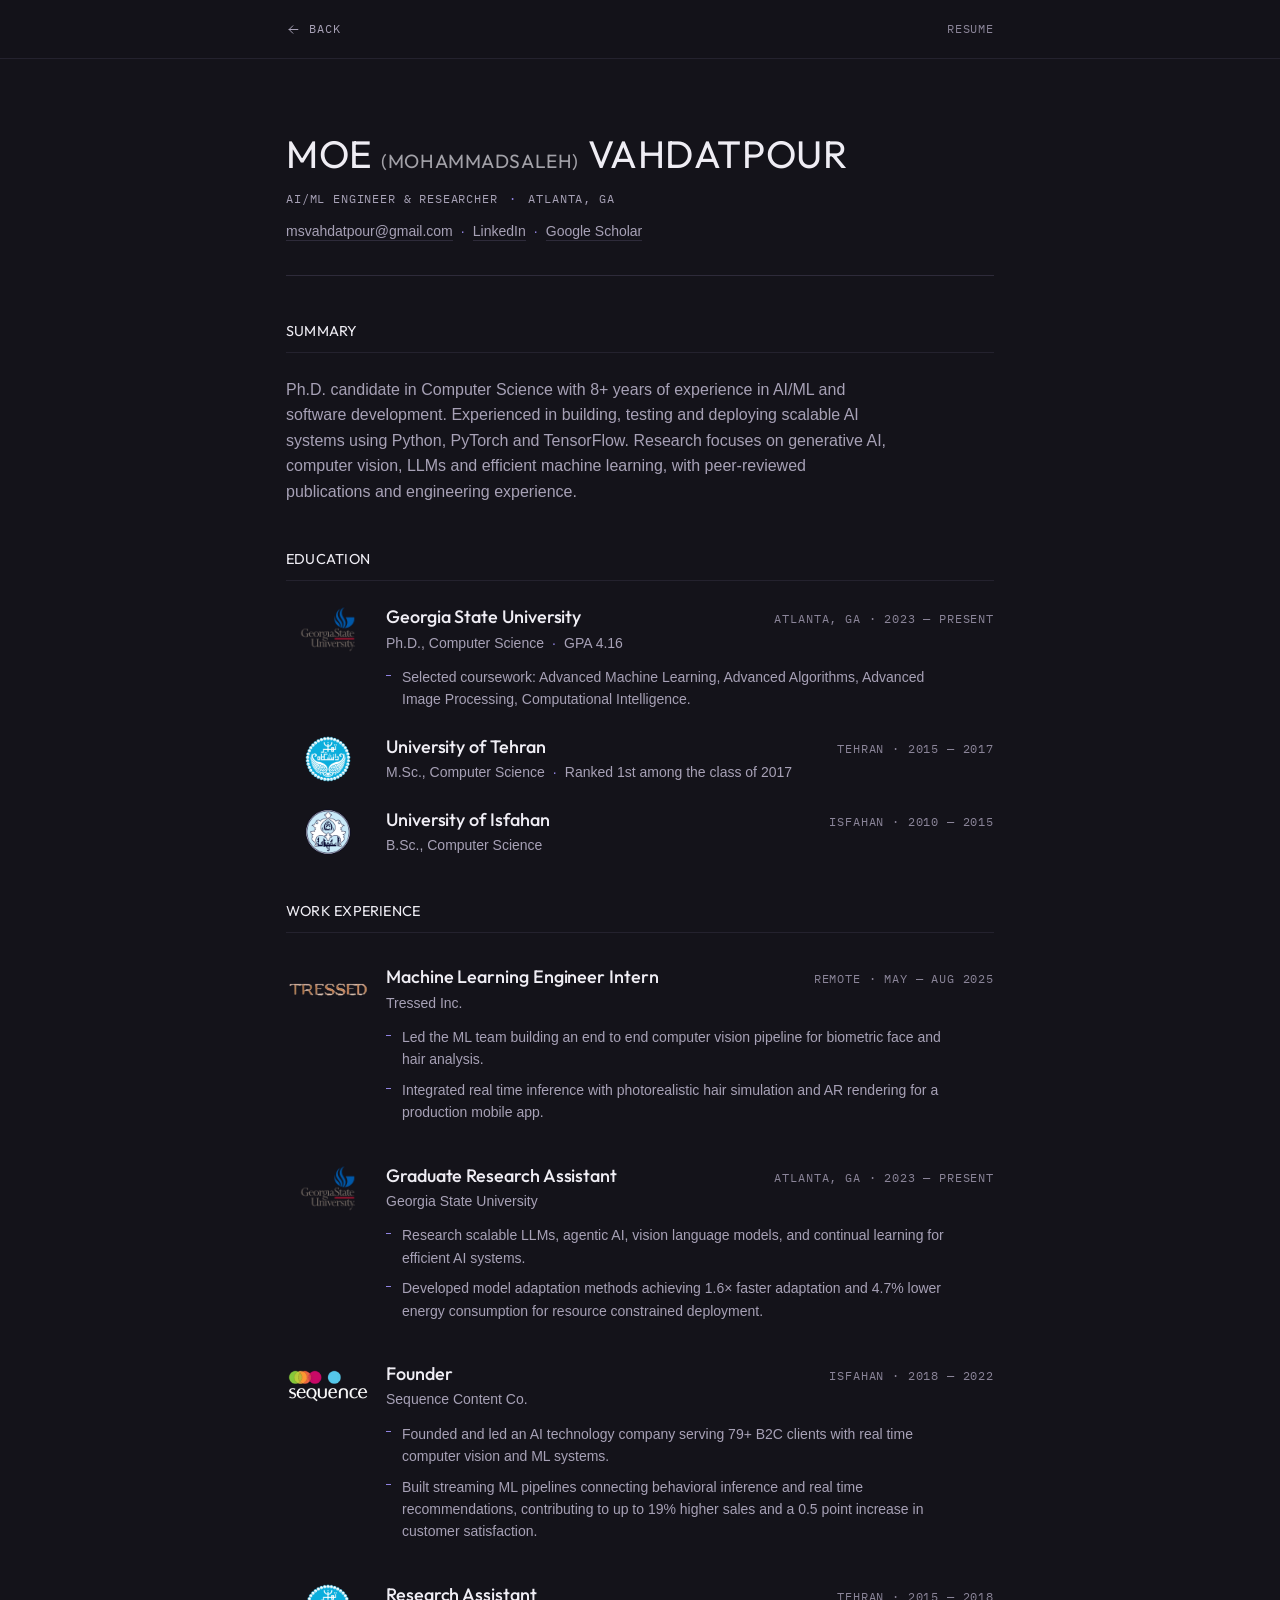
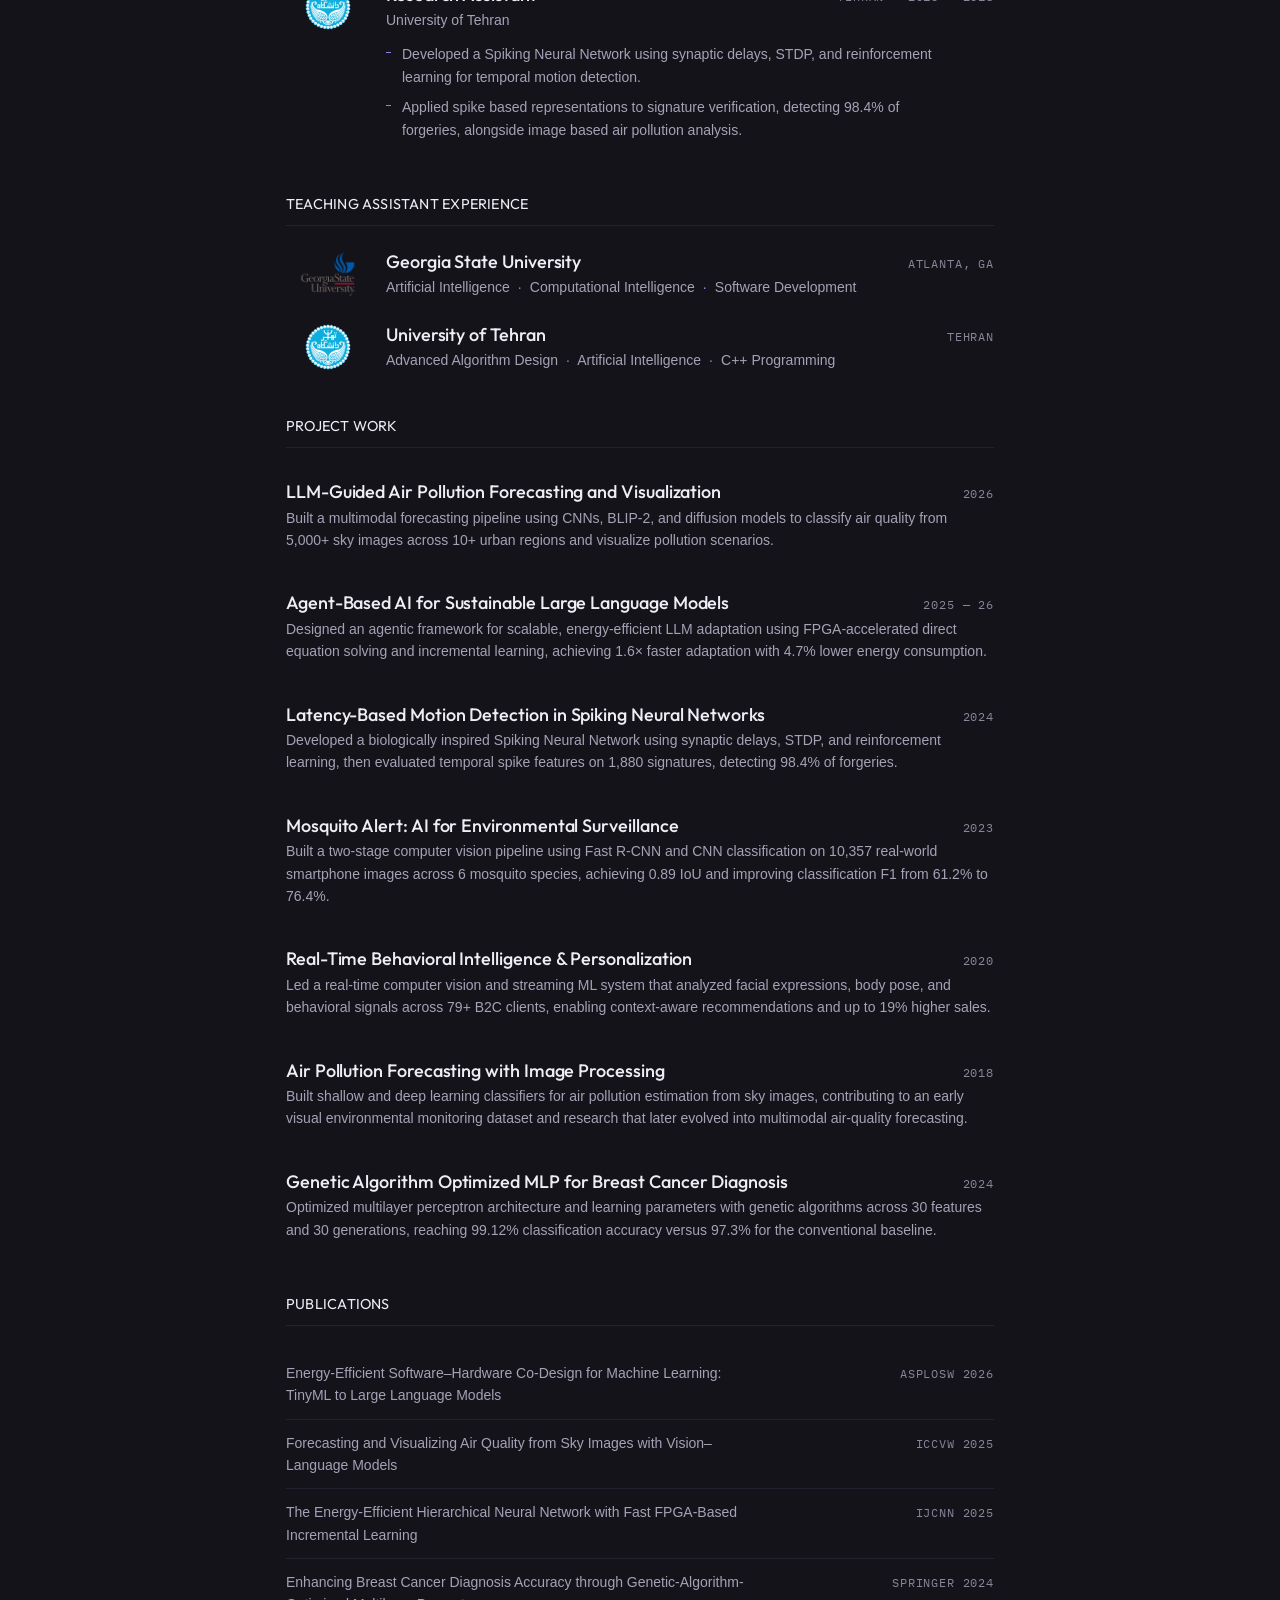
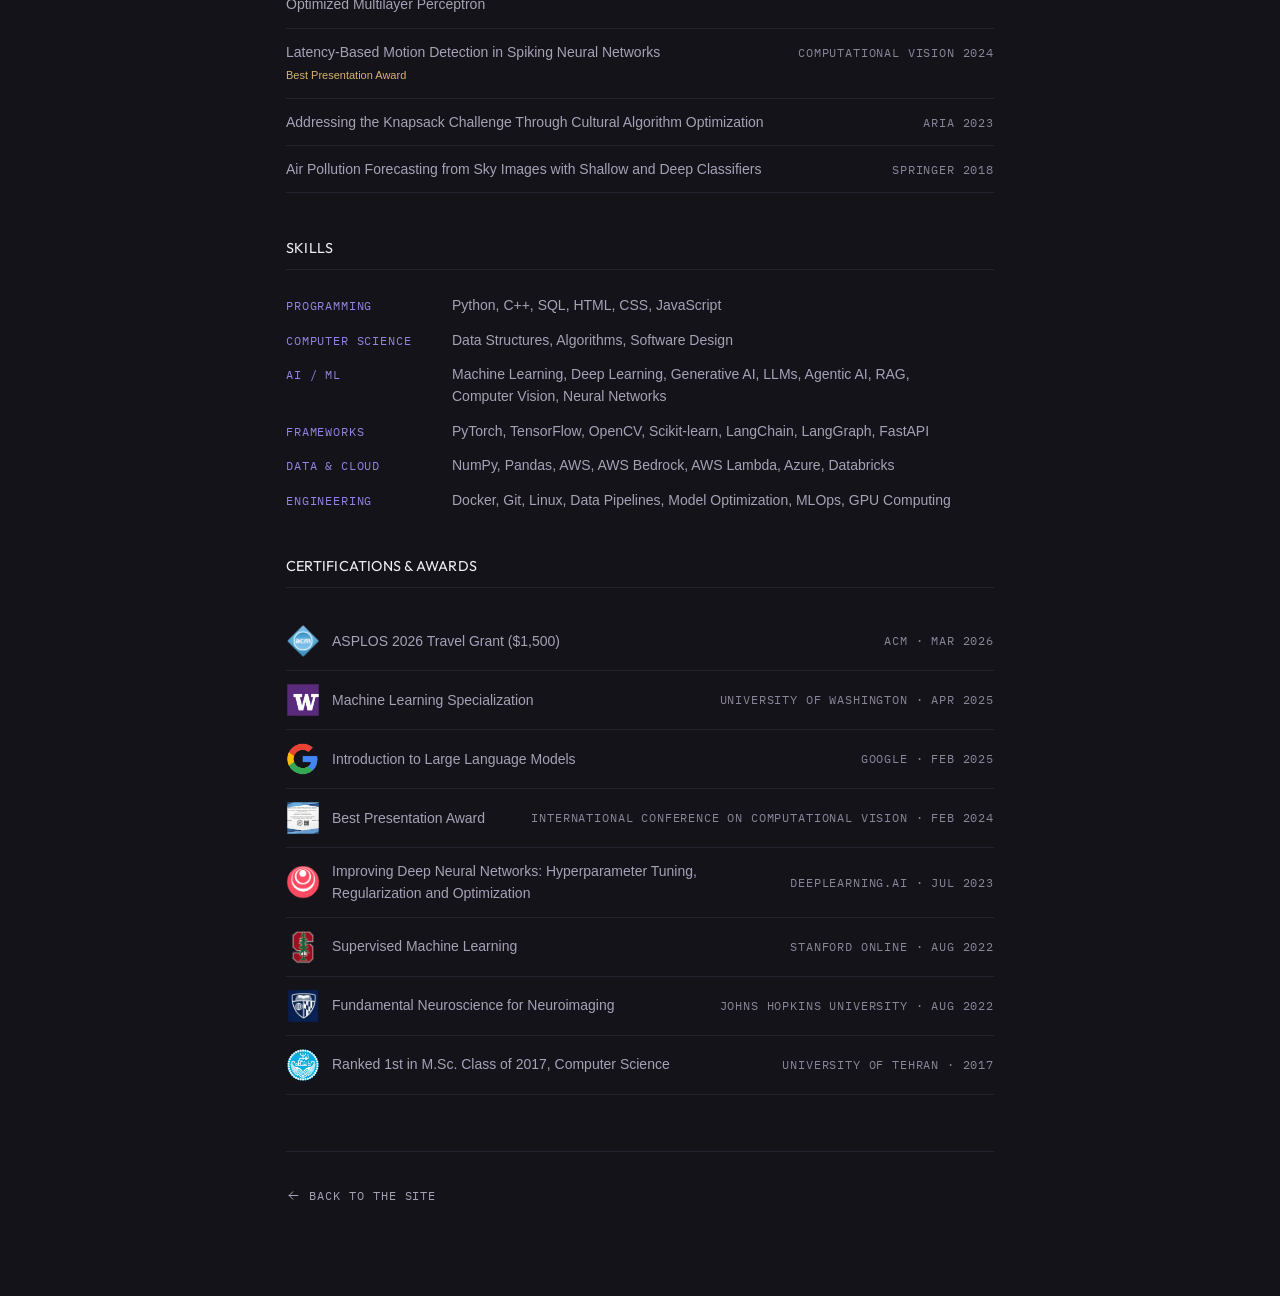
<file: resume.html>
<!DOCTYPE html>
<html lang="en">
<head>
<meta charset="utf-8">
<meta name="viewport" content="width=device-width, initial-scale=1">
<title>Resume | Moe Vahdatpour</title>

<meta name="description" content="Resume of Moe Vahdatpour | AI/ML Engineer &amp; Researcher, Atlanta GA. Education, experience, projects, publications and skills.">
<meta name="author" content="Moe Vahdatpour">
<meta name="theme-color" content="#14131a">
<link rel="canonical" href="https://moevahdatpour.github.io/resume.html">

<link rel="icon" href="data:image/svg+xml,%3Csvg xmlns='http://www.w3.org/2000/svg' viewBox='0 0 32 32'%3E%3Crect width='32' height='32' rx='6' fill='%2314131a'/%3E%3Ccircle cx='16' cy='16' r='4.5' fill='%238c7bff'/%3E%3Ccircle cx='16' cy='16' r='10' fill='none' stroke='%238c7bff' stroke-opacity='.45'/%3E%3C/svg%3E">

<link rel="preconnect" href="https://fonts.googleapis.com">
<link rel="preconnect" href="https://fonts.gstatic.com" crossorigin>
<link rel="preconnect" href="https://api.fontshare.com">
<link rel="preconnect" href="https://cdn.fontshare.com" crossorigin>
<link rel="stylesheet" href="https://fonts.googleapis.com/css2?family=IBM+Plex+Mono:wght@400;500&amp;family=Outfit:wght@200..600&amp;family=Syncopate:wght@400;700&amp;display=swap">
<link rel="stylesheet" href="https://api.fontshare.com/v2/css?f[]=satoshi@400,500,700&amp;display=swap">
<link rel="stylesheet" href="css/styles.css?v=69">
</head>

<body class="resume-page">

<header class="r-bar">
  <div class="r-shell r-bar__inner">
    <a class="r-back" href="index.html">
      <svg class="icon" viewBox="0 0 24 24" fill="none" stroke="currentColor" stroke-width="1.6" stroke-linecap="round" stroke-linejoin="round" aria-hidden="true"><path d="M19 12H5M11 18l-6-6 6-6"/></svg>
      Back
    </a>
    <span class="r-bar__name mono">Resume</span>
  </div>
</header>

<main class="r-shell r-main">

  <!-- ── Masthead ─────────────────────────────────────────────────────── -->
  <div class="r-head">
    <h1 class="r-name">
      Moe <span class="r-name__alternate">(MohammadSaleh)</span> Vahdatpour
    </h1>
    <p class="r-role mono">AI/ML Engineer &amp; Researcher <span class="sep" aria-hidden="true">·</span> Atlanta, GA</p>
    <p class="r-contact">
      <a href="mailto:msvahdatpour@gmail.com">msvahdatpour@gmail.com</a>
      <span class="sep" aria-hidden="true">·</span>
      <a href="https://www.linkedin.com/in/msvahdatpour/" target="_blank" rel="noopener">LinkedIn</a>
      <span class="sep" aria-hidden="true">·</span>
      <a href="https://scholar.google.com/citations?user=lhLLrosAAAAJ&amp;hl=en" target="_blank" rel="noopener">Google Scholar</a>
    </p>
  </div>

  <!-- ── Summary ──────────────────────────────────────────────────────── -->
  <section class="r-sec">
    <h2 class="r-h">Summary</h2>
    <p class="r-lead">
      Ph.D. candidate in Computer Science with 8+ years of experience in AI/ML and
      software development. Experienced in building, testing and deploying scalable
      AI systems using Python, PyTorch and TensorFlow. Research focuses on generative
      AI, computer vision, LLMs and efficient machine learning, with peer-reviewed
      publications and engineering experience.
    </p>
  </section>

  <!-- ── Education ────────────────────────────────────────────────────── -->
  <section class="r-sec">
    <h2 class="r-h">Education</h2>

    <article class="r-item r-item--org">
    <span class="r-item__logo js-img js-img--thumb"><img src="images/logos/gsu.webp" alt="Georgia State University logo" loading="lazy" decoding="async" width="120" height="120"></span>
    <div class="r-item__body">
      <div class="r-item__head">
        <h3 class="r-item__title">Georgia State University</h3>
        <span class="r-item__meta mono">Atlanta, GA · 2023 — Present</span>
      </div>
      <p class="r-item__sub">Ph.D., Computer Science <span class="sep" aria-hidden="true">·</span> GPA 4.16</p>
      <ul class="r-list">
        <li>Selected coursework: Advanced Machine Learning, Advanced Algorithms, Advanced Image Processing, Computational Intelligence.</li>
      </ul>
    </div>
  </article>

    <article class="r-item r-item--org">
    <span class="r-item__logo js-img js-img--thumb"><img src="images/logos/tehran.webp" alt="University of Tehran logo" loading="lazy" decoding="async" width="120" height="120"></span>
    <div class="r-item__body">
      <div class="r-item__head">
        <h3 class="r-item__title">University of Tehran</h3>
        <span class="r-item__meta mono">Tehran · 2015 — 2017</span>
      </div>
      <p class="r-item__sub">M.Sc., Computer Science <span class="sep" aria-hidden="true">·</span> Ranked 1st among the class of 2017</p>
    </div>
  </article>

    <article class="r-item r-item--org">
    <span class="r-item__logo js-img js-img--thumb"><img src="images/logos/isfahan.webp" alt="University of Isfahan logo" loading="lazy" decoding="async" width="120" height="120"></span>
    <div class="r-item__body">
      <div class="r-item__head">
        <h3 class="r-item__title">University of Isfahan</h3>
        <span class="r-item__meta mono">Isfahan · 2010 — 2015</span>
      </div>
      <p class="r-item__sub">B.Sc., Computer Science</p>
    </div>
  </article>
  </section>

<!-- ── Work experience ──────────────────────────────────────────────── -->
<section class="r-sec">
  <h2 class="r-h">Work Experience</h2>

  <article id="r-exp-tressed" class="r-item r-item--org r-item--link">
    <a class="r-item__link" href="index.html?from=resume#exp-tressed">
      <span class="r-item__logo js-img js-img--thumb">
      <img src="images/logos/tressed.webp" alt="Tressed Inc. logo" loading="lazy" decoding="async" width="120" height="120">
    </span>
    <div class="r-item__body">
      <div class="r-item__head">
        <h3 class="r-item__title">Machine Learning Engineer Intern</h3>
        <span class="r-item__meta mono">Remote · May — Aug 2025</span>
      </div>
      <p class="r-item__sub">Tressed Inc.</p>
      <ul class="r-list">
        <li>Led the ML team building an end to end computer vision pipeline for biometric face and hair analysis.</li>
        <li>Integrated real time inference with photorealistic hair simulation and AR rendering for a production mobile app.</li>
      </ul>
    </div>
    </a>
  </article>

  <article id="r-exp-gsu" class="r-item r-item--org r-item--link">
    <a class="r-item__link" href="index.html?from=resume#exp-gsu">
      <span class="r-item__logo js-img js-img--thumb">
      <img src="images/logos/gsu.webp" alt="Georgia State University logo" loading="lazy" decoding="async" width="120" height="120">
    </span>
    <div class="r-item__body">
      <div class="r-item__head">
        <h3 class="r-item__title">Graduate Research Assistant</h3>
        <span class="r-item__meta mono">Atlanta, GA · 2023 — Present</span>
      </div>
      <p class="r-item__sub">Georgia State University</p>
      <ul class="r-list">
        <li>Research scalable LLMs, agentic AI, vision language models, and continual learning for efficient AI systems.</li>
        <li>Developed model adaptation methods achieving 1.6× faster adaptation and 4.7% lower energy consumption for resource constrained deployment.</li>
      </ul>
    </div>
    </a>
  </article>

  <article id="r-exp-sequence" class="r-item r-item--org r-item--link">
    <a class="r-item__link" href="index.html?from=resume#exp-sequence">
      <span class="r-item__logo js-img js-img--thumb">
      <img src="images/logos/sequence.webp" alt="Sequence Content Co. logo" loading="lazy" decoding="async" width="120" height="120">
    </span>
    <div class="r-item__body">
      <div class="r-item__head">
        <h3 class="r-item__title">Founder</h3>
        <span class="r-item__meta mono">Isfahan · 2018 — 2022</span>
      </div>
      <p class="r-item__sub">Sequence Content Co.</p>
      <ul class="r-list">
        <li>Founded and led an AI technology company serving 79+ B2C clients with real time computer vision and ML systems.</li>
        <li>Built streaming ML pipelines connecting behavioral inference and real time recommendations, contributing to up to 19% higher sales and a 0.5 point increase in customer satisfaction.</li>
      </ul>
    </div>
    </a>
  </article>

  <article id="r-exp-tehran" class="r-item r-item--org r-item--link">
    <a class="r-item__link" href="index.html?from=resume#exp-tehran">
      <span class="r-item__logo js-img js-img--thumb">
      <img src="images/logos/tehran.webp" alt="University of Tehran logo" loading="lazy" decoding="async" width="120" height="120">
    </span>
    <div class="r-item__body">
      <div class="r-item__head">
        <h3 class="r-item__title">Research Assistant</h3>
        <span class="r-item__meta mono">Tehran · 2015 — 2018</span>
      </div>
      <p class="r-item__sub">University of Tehran</p>
      <ul class="r-list">
        <li>Developed a Spiking Neural Network using synaptic delays, STDP, and reinforcement learning for temporal motion detection.</li>
        <li>Applied spike based representations to signature verification, detecting 98.4% of forgeries, alongside image based air pollution analysis.</li>
      </ul>
    </div>
    </a>
  </article>
</section>

  <!-- ── Teaching ─────────────────────────────────────────────────────── -->
  <section class="r-sec">
    <h2 class="r-h">Teaching Assistant Experience</h2>

    <article class="r-item r-item--org">
    <span class="r-item__logo js-img js-img--thumb"><img src="images/logos/gsu.webp" alt="Georgia State University logo" loading="lazy" decoding="async" width="120" height="120"></span>
    <div class="r-item__body">
      <div class="r-item__head">
        <h3 class="r-item__title">Georgia State University</h3>
        <span class="r-item__meta mono">Atlanta, GA</span>
      </div>
      <p class="r-item__sub">Artificial Intelligence <span class="sep" aria-hidden="true">·</span> Computational Intelligence <span class="sep" aria-hidden="true">·</span> Software Development</p>
    </div>
  </article>

    <article class="r-item r-item--org">
    <span class="r-item__logo js-img js-img--thumb"><img src="images/logos/tehran.webp" alt="University of Tehran logo" loading="lazy" decoding="async" width="120" height="120"></span>
    <div class="r-item__body">
      <div class="r-item__head">
        <h3 class="r-item__title">University of Tehran</h3>
        <span class="r-item__meta mono">Tehran</span>
      </div>
      <p class="r-item__sub">Advanced Algorithm Design <span class="sep" aria-hidden="true">·</span> Artificial Intelligence <span class="sep" aria-hidden="true">·</span> C++ Programming</p>
    </div>
  </article>
  </section>

 <!-- ── Projects ─────────────────────────────────────────────────────── -->
<section class="r-sec">
  <h2 class="r-h">Project Work</h2>

  <article id="r-proj-air" class="r-item r-item--link">
    <a class="r-item__link" href="index.html?from=resume#proj-air">
      <div class="r-item__head">
      <h3 class="r-item__title">LLM-Guided Air Pollution Forecasting and Visualization</h3>
      <span class="r-item__meta mono">2026</span>
    </div>
    <p class="r-item__sub">Built a multimodal forecasting pipeline using CNNs, BLIP-2, and diffusion models to classify air quality from 5,000+ sky images across 10+ urban regions and visualize pollution scenarios.</p>
    </a>
  </article>

  <article id="r-proj-agentic" class="r-item r-item--link">
    <a class="r-item__link" href="index.html?from=resume#proj-agentic">
      <div class="r-item__head">
      <h3 class="r-item__title">Agent-Based AI for Sustainable Large Language Models</h3>
      <span class="r-item__meta mono">2025 — 26</span>
    </div>
    <p class="r-item__sub">Designed an agentic framework for scalable, energy-efficient LLM adaptation using FPGA-accelerated direct equation solving and incremental learning, achieving 1.6× faster adaptation with 4.7% lower energy consumption.</p>
    </a>
  </article>

  <article id="r-proj-snn" class="r-item r-item--link">
    <a class="r-item__link" href="index.html?from=resume#proj-snn">
      <div class="r-item__head">
      <h3 class="r-item__title">Latency-Based Motion Detection in Spiking Neural Networks</h3>
      <span class="r-item__meta mono">2024</span>
    </div>
    <p class="r-item__sub">Developed a biologically inspired Spiking Neural Network using synaptic delays, STDP, and reinforcement learning, then evaluated temporal spike features on 1,880 signatures, detecting 98.4% of forgeries.</p>
    </a>
  </article>

  <article id="r-proj-mosquito" class="r-item r-item--link">
    <a class="r-item__link" href="index.html?from=resume#proj-mosquito">
      <div class="r-item__head">
      <h3 class="r-item__title">Mosquito Alert: AI for Environmental Surveillance</h3>
      <span class="r-item__meta mono">2023</span>
    </div>
    <p class="r-item__sub">Built a two-stage computer vision pipeline using Fast R-CNN and CNN classification on 10,357 real-world smartphone images across 6 mosquito species, achieving 0.89 IoU and improving classification F1 from 61.2% to 76.4%.</p>
    </a>
  </article>

  <article id="r-proj-cx" class="r-item r-item--link">
    <a class="r-item__link" href="index.html?from=resume#proj-cx">
      <div class="r-item__head">
      <h3 class="r-item__title">Real-Time Behavioral Intelligence &amp; Personalization</h3>
      <span class="r-item__meta mono">2020</span>
    </div>
    <p class="r-item__sub">Led a real-time computer vision and streaming ML system that analyzed facial expressions, body pose, and behavioral signals across 79+ B2C clients, enabling context-aware recommendations and up to 19% higher sales.</p>
    </a>
  </article>

  <article id="r-proj-air" class="r-item r-item--link">
    <a class="r-item__link" href="index.html?from=resume#proj-air">
      <div class="r-item__head">
      <h3 class="r-item__title">Air Pollution Forecasting with Image Processing</h3>
      <span class="r-item__meta mono">2018</span>
    </div>
    <p class="r-item__sub">Built shallow and deep learning classifiers for air pollution estimation from sky images, contributing to an early visual environmental monitoring dataset and research that later evolved into multimodal air-quality forecasting.</p>
    </a>
  </article>

  <article id="r-proj-cancer" class="r-item r-item--link">
    <a class="r-item__link" href="index.html?from=resume#proj-cancer">
      <div class="r-item__head">
      <h3 class="r-item__title">Genetic Algorithm Optimized MLP for Breast Cancer Diagnosis</h3>
      <span class="r-item__meta mono">2024</span>
    </div>
    <p class="r-item__sub">Optimized multilayer perceptron architecture and learning parameters with genetic algorithms across 30 features and 30 generations, reaching 99.12% classification accuracy versus 97.3% for the conventional baseline.</p>
    </a>
  </article>

</section>
  <!-- ── Publications ─────────────────────────────────────────────────── -->
  <section class="r-sec">
    <h2 class="r-h">Publications</h2>
    <ul class="r-pubs">
      <li>
    <a class="r-pubrow" href="https://arxiv.org/abs/2603.23668" target="_blank" rel="noopener">
      <span class="r-pub__title">Energy-Efficient Software–Hardware Co-Design for Machine Learning: TinyML to Large Language Models</span>
      <span class="r-pub__meta mono">ASPLOSW 2026</span>
    </a>
  </li>
      <li>
    <a class="r-pubrow" href="https://ieeexplore.ieee.org/abstract/document/11375459" target="_blank" rel="noopener">
      <span class="r-pub__title">Forecasting and Visualizing Air Quality from Sky Images with Vision–Language Models</span>
      <span class="r-pub__meta mono">ICCVW 2025</span>
    </a>
  </li>
      <li>
    <a class="r-pubrow" href="https://ieeexplore.ieee.org/abstract/document/11228495" target="_blank" rel="noopener">
      <span class="r-pub__title">The Energy-Efficient Hierarchical Neural Network with Fast FPGA-Based Incremental Learning</span>
      <span class="r-pub__meta mono">IJCNN 2025</span>
    </a>
  </li>
      <li>
    <a class="r-pubrow" href="https://link.springer.com/article/10.1007/s41939-024-00487-3" target="_blank" rel="noopener">
      <span class="r-pub__title">Enhancing Breast Cancer Diagnosis Accuracy through Genetic-Algorithm-Optimized Multilayer Perceptron</span>
      <span class="r-pub__meta mono">Springer 2024</span>
    </a>
  </li>
      <li>
    <a class="r-pubrow" href="https://publications.waset.org/10013561/latency-based-motion-detection-in-spiking-neural-networks" target="_blank" rel="noopener">
      <span class="r-pub__title">Latency-Based Motion Detection in Spiking Neural Networks <em>Best Presentation Award</em></span>
      <span class="r-pub__meta mono">Computational Vision 2024</span>
    </a>
  </li>
      <li>
    <a class="r-pubrow" href="https://ui.adsabs.harvard.edu/abs/2024arXiv240103324S/abstract" target="_blank" rel="noopener">
      <span class="r-pub__title">Addressing the Knapsack Challenge Through Cultural Algorithm Optimization</span>
      <span class="r-pub__meta mono">ARIA 2023</span>
    </a>
  </li>
      <li>
    <a class="r-pubrow" href="https://link.springer.com/article/10.1007/s12145-018-0334-x" target="_blank" rel="noopener">
      <span class="r-pub__title">Air Pollution Forecasting from Sky Images with Shallow and Deep Classifiers</span>
      <span class="r-pub__meta mono">Springer 2018</span>
    </a>
  </li>
    </ul>
  </section>

  <!-- ── Skills ───────────────────────────────────────────────────────── -->
  <section class="r-sec">
    <h2 class="r-h">Skills</h2>
    <dl class="r-skills">
      <dt class="mono">Programming</dt>
      <dd><span>Python</span>, <span>C++</span>, <span>SQL</span>, <span>HTML</span>, <span>CSS</span>, <span>JavaScript</span></dd>

      <dt class="mono">Computer Science</dt>
      <dd><span>Data Structures</span>, <span>Algorithms</span>, <span>Software Design</span></dd>

      <dt class="mono">AI / ML</dt>
      <dd><span>Machine Learning</span>, <span>Deep Learning</span>, <span>Generative AI</span>, <span>LLMs</span>, <span>Agentic AI</span>, <span>RAG</span>, <span>Computer Vision</span>, <span>Neural Networks</span></dd>

      <dt class="mono">Frameworks</dt>
      <dd><span>PyTorch</span>, <span>TensorFlow</span>, <span>OpenCV</span>, <span>Scikit-learn</span>, <span>LangChain</span>, <span>LangGraph</span>, <span>FastAPI</span></dd>

      <dt class="mono">Data &amp; Cloud</dt>
      <dd><span>NumPy</span>, <span>Pandas</span>, <span>AWS</span>, <span>AWS Bedrock</span>, <span>AWS Lambda</span>, <span>Azure</span>, <span>Databricks</span></dd>

      <dt class="mono">Engineering</dt>
      <dd><span>Docker</span>, <span>Git</span>, <span>Linux</span>, <span>Data Pipelines</span>, <span>Model Optimization</span>, <span>MLOps</span>, <span>GPU Computing</span></dd>
    </dl>
  </section>

  <!-- ── Certifications & awards ──────────────────────────────────────── -->
  <section class="r-sec">
    <h2 class="r-h">Certifications &amp; Awards</h2>
    <ul class="r-pubs r-creds">
      <li>
    <div class="r-cred">
      <span class="r-pub__logo js-img js-img--thumb"><img src="images/logos/acm.webp" alt="ACM logo" loading="lazy" decoding="async" width="120" height="120"></span>
      <span class="r-pub__title">ASPLOS 2026 Travel Grant ($1,500)</span>
      <span class="r-pub__meta mono">ACM · Mar 2026</span>
    </div>
  </li>
      <li>
    <a class="r-cred" href="https://www.coursera.org/account/accomplishments/specialization/certificate/FHSDIMSE0STU" target="_blank" rel="noopener">
      <span class="r-pub__logo js-img js-img--thumb"><img src="images/logos/uw.webp" alt="University of Washington logo" loading="lazy" decoding="async" width="120" height="120"></span>
      <span class="r-pub__title">Machine Learning Specialization</span>
      <span class="r-pub__meta mono">University of Washington · Apr 2025</span>
    </a>
  </li>
      <li>
    <a class="r-cred" href="https://www.coursera.org/account/accomplishments/verify/10C0KRM18H2R" target="_blank" rel="noopener">
      <span class="r-pub__logo js-img js-img--thumb"><img src="images/logos/google.webp" alt="Google logo" loading="lazy" decoding="async" width="120" height="120"></span>
      <span class="r-pub__title">Introduction to Large Language Models</span>
      <span class="r-pub__meta mono">Google · Feb 2025</span>
    </a>
  </li>
      <li>
    <div class="r-cred">
      <span class="r-pub__logo js-img js-img--thumb"><img src="images/logos/iccompv.webp" alt="International Conference on Computational Vision" loading="lazy" decoding="async" width="120" height="120"></span>
      <span class="r-pub__title">Best Presentation Award</span>
      <span class="r-pub__meta mono">International Conference on Computational Vision · Feb 2024</span>
    </div>
  </li>
      <li>
    <a class="r-cred" href="https://www.coursera.org/account/accomplishments/verify/VN2M2F493YC8?utm_source=link&amp;utm_medium=certificate&amp;utm_content=cert_image&amp;utm_campaign=pdf_header_button&amp;utm_product=course" target="_blank" rel="noopener">
      <span class="r-pub__logo js-img js-img--thumb"><img src="images/logos/deeplearning-ai.webp" alt="DeepLearning.AI logo" loading="lazy" decoding="async" width="120" height="120"></span>
      <span class="r-pub__title">Improving Deep Neural Networks: Hyperparameter Tuning, Regularization and Optimization</span>
      <span class="r-pub__meta mono">DeepLearning.AI · Jul 2023</span>
    </a>
  </li>
      <!-- These two are not on the PDF resume but are listed on the home page. -->
      <li>
    <a class="r-cred" href="https://www.coursera.org/account/accomplishments/certificate/TS8JYE67UYQW" target="_blank" rel="noopener">
      <span class="r-pub__logo js-img js-img--thumb"><img src="images/logos/stanford.webp" alt="Stanford University logo" loading="lazy" decoding="async" width="120" height="120"></span>
      <span class="r-pub__title">Supervised Machine Learning</span>
      <span class="r-pub__meta mono">Stanford Online · Aug 2022</span>
    </a>
  </li>
      <li>
    <a class="r-cred" href="https://www.coursera.org/account/accomplishments/certificate/KHRGY4LVR9NN" target="_blank" rel="noopener">
      <span class="r-pub__logo js-img js-img--thumb"><img src="images/logos/jhu.webp" alt="Johns Hopkins University logo" loading="lazy" decoding="async" width="120" height="120"></span>
      <span class="r-pub__title">Fundamental Neuroscience for Neuroimaging</span>
      <span class="r-pub__meta mono">Johns Hopkins University · Aug 2022</span>
    </a>
  </li>
      <li>
    <div class="r-cred">
      <span class="r-pub__logo js-img js-img--thumb"><img src="images/logos/tehran.webp" alt="University of Tehran logo" loading="lazy" decoding="async" width="120" height="120"></span>
      <span class="r-pub__title">Ranked 1st in M.Sc. Class of 2017, Computer Science</span>
      <span class="r-pub__meta mono">University of Tehran · 2017</span>
    </div>
  </li>
    </ul>
  </section>

  <p class="r-foot">
    <a class="r-back" href="index.html">
      <svg class="icon" viewBox="0 0 24 24" fill="none" stroke="currentColor" stroke-width="1.6" stroke-linecap="round" stroke-linejoin="round" aria-hidden="true"><path d="M19 12H5M11 18l-6-6 6-6"/></svg>
      Back to the site
    </a>
  </p>

</main>

<script>
  // Coming back from a pop-up lands on #r-<id>. The logos are lazy, so the row
  // has usually moved by the time they finish loading — re-align once the page
  // has settled so the reader returns to the row they clicked.
  (function () {
    if (!location.hash) return;
    var align = function () {
      var el = document.querySelector(location.hash);
      // 'instant' because the page sets scroll-behavior: smooth, and a smooth
      // scroll started this early gets cancelled by the load-time reflow.
      if (el) el.scrollIntoView({ block: 'start', behavior: 'instant' });
    };
    align();
    window.addEventListener('load', function () { align(); setTimeout(align, 250); });
  })();
</script>
</body>
</html>
</file>
<file: css/styles.css>
/* ==========================================================================
   Moe Vahdatpour — AI/ML Engineer
   Single-page portfolio. Dark by commitment (no light variant by design).

   1 tokens · 2 base · 3 nav · 4 hero · 5 section chrome · 6 experience
   7 projects · 8 publications · 9 about · 10 footer · 11 modal
   12 reveal/motion · 13 responsive
   ==========================================================================

   AFTER EDITING THIS FILE
   -----------------------
   Both pages link it as  css/styles.css?v=N , and index.html links
   js/main.js?v=N . Browsers cache both hard, so if a change does not show up,
   bump those numbers. Keep them in step so one edit covers CSS and JS.

   FONT SWAP — putting a licensed display font on the hero
   -------------------------------------------------------
   The hero name and section titles use --font-hero. Right now that is
   Syncopate, loaded free from Google Fonts. Azonix, Anurati, Neptune and
   Ethnocentric cannot be served from a CDN — Azonix and Anurati are
   personal-use-only and the other two are paid — so once you hold a licence
   for one, self-host it:

     1. Put the .woff2 (and .otf/.ttf) in  fonts/
     2. Uncomment the @font-face block below and point it at the filenames
     3. Set  --font-hero: "Hero Display", ...  in the tokens below
     4. Adjust --hero-track: narrow faces want more, wide faces want less
     5. Drop &family=Syncopate:wght@400;700 from the Google link in index.html

   Convert an .otf/.ttf to .woff2 at https://transfonter.org — a woff2 is
   roughly a third of the size and every current browser takes it.
   ========================================================================== */

/*
@font-face {
  font-family: "Hero Display";
  src: url("../fonts/hero-display.woff2") format("woff2"),
       url("../fonts/hero-display.otf")   format("opentype");
  font-weight: 400;
  font-style: normal;
  font-display: swap;
}
*/

/* --- 1. Tokens ----------------------------------------------------------- */
:root {
  color-scheme: dark;

  /* Ground: warm-neutral charcoal with a faint violet bias. Not pure black. */
  --ground:      #14131a;
  --ground-deep: #0f0e14;
  --surface:     #1b1a23;
  --raised:      #232130;
  --line:        #2e2b3a;
  --line-soft:   #24222e;

  --text:   #efedf4;
  --text-2: #a7a1b6;
  --text-3: #8b8599;   /* 4.5:1 on --ground — do not darken */
  /* Emphasis inside body copy. Sits between --text-2 and --text so a bolded
     phrase lifts off the paragraph without jumping to full brightness, which
     read as a different typeface mid-sentence. */
  --text-em: #ccc6da;

  /* Accent — used with restraint. */
  --iris:      #8c7bff;
  --iris-deep: #6d57f0;
  --iris-dim:  #9184e2;   /* label-weight accent, 4.5:1 on --surface */
  --iris-wash: rgba(140, 123, 255, 0.09);
  --iris-edge: rgba(140, 123, 255, 0.34);

  /* Semantic, deliberately not the accent. */
  --sand: #d8b26a;   /* peer-reviewed venue */

  /* --font-hero drives the name in the hero and the section titles. It is the
     one place to swap in a licensed display font — see FONT SWAP below.
     Syncopate is a free stand-in: wide, geometric, monoline, circular bowls.
     It has no angular cutouts; no free font does. */
  --font-hero:    "Syncopate", "Outfit", "Century Gothic", "Trebuchet MS", sans-serif;
  --font-display: "Outfit", "Century Gothic", "Trebuchet MS", system-ui, sans-serif;
  --font-body:    "Satoshi", -apple-system, "Segoe UI", Helvetica, Arial, sans-serif;
  --font-mono:    "IBM Plex Mono", ui-monospace, SFMono-Regular, Consolas, monospace;

  /* Tracking for the hero face. A wide font like Syncopate wants almost none;
     a narrow one (Azonix, Ethnocentric) wants 0.05em–0.09em. */
  --hero-track: 0.015em;

  /* Type scale: 11 12 14 16 18 22 */
  --t-micro: 0.6875rem;
  --t-mono:  0.75rem;
  --t-sm:    0.875rem;
  --t-base:  1rem;
  --t-lg:    1.125rem;
  --t-xl:    1.375rem;

  /* Space scale (4/8 rhythm) */
  --s-1: 0.25rem;  --s-2: 0.5rem;  --s-3: 0.75rem;  --s-4: 1rem;
  --s-5: 1.5rem;   --s-6: 2rem;    --s-7: 3rem;     --s-8: 4rem;
  --s-9: 6rem;

  --measure: 1160px;
  --gutter: clamp(1.25rem, 5vw, 3.5rem);

  --r-xs: 2px;
  --r-sm: 3px;

  --ease: cubic-bezier(0.22, 0.7, 0.24, 1);
  --dur-1: 140ms;
  --dur-2: 240ms;
  --dur-3: 420ms;

  --z-canvas: 0;
  --z-body: 10;
  --z-nav: 50;
  --z-menu: 60;
}

/* --- 2. Base ------------------------------------------------------------- */
*, *::before, *::after { box-sizing: border-box; }

html {
  -webkit-text-size-adjust: 100%;
  scroll-behavior: smooth;
  scroll-padding-top: 96px;
}

body {
  margin: 0;
  background: var(--ground);
  color: var(--text);
  font-family: var(--font-body);
  font-size: var(--t-base);
  line-height: 1.6;
  font-synthesis-weight: none;
  -webkit-font-smoothing: antialiased;
  overflow-x: hidden;
}
body.is-locked { overflow: hidden; }

h1, h2, h3, h4 {
  font-family: var(--font-display);
  font-weight: 400;
  line-height: 1.1;
  letter-spacing: 0;
  text-wrap: balance;
  margin: 0;
}

p { margin: 0; }
ul, ol { margin: 0; padding: 0; list-style: none; }
img { display: block; max-width: 100%; height: auto; }

a {
  color: inherit;
  text-decoration: none;
  transition: color var(--dur-1) var(--ease);
}

button {
  font: inherit;
  color: inherit;
  background: none;
  border: 0;
  padding: 0;
  margin: 0;
  cursor: pointer;
  text-align: left;
  touch-action: manipulation;
}

:focus-visible {
  outline: 2px solid var(--iris);
  outline-offset: 3px;
  border-radius: var(--r-xs);
}

::selection { background: var(--iris-deep); color: #fff; }

.mono {
  font-family: var(--font-mono);
  font-size: var(--t-mono);
  font-weight: 400;
  letter-spacing: 0.07em;
  text-transform: uppercase;
  font-variant-numeric: tabular-nums;
}

.sr-only {
  position: absolute; width: 1px; height: 1px;
  padding: 0; margin: -1px; overflow: hidden;
  clip: rect(0 0 0 0); white-space: nowrap; border: 0;
}

.skip-link {
  position: absolute; top: -120px; left: var(--gutter);
  z-index: 200; background: var(--iris-deep); color: #fff;
  padding: var(--s-3) var(--s-4); border-radius: var(--r-sm);
  font-family: var(--font-mono); font-size: var(--t-mono);
  transition: top var(--dur-2) var(--ease);
}
.skip-link:focus { top: var(--s-4); }

.shell {
  width: 100%;
  max-width: var(--measure);
  margin-inline: auto;
  padding-inline: var(--gutter);
}

.icon { width: 16px; height: 16px; flex: none; stroke-width: 1.6; }

/* --- 3. Nav -------------------------------------------------------------- */
.nav {
  position: fixed;
  inset: 0 0 auto 0;
  z-index: var(--z-nav);
  background: rgba(20, 19, 26, 0.72);
  backdrop-filter: blur(16px) saturate(1.4);
  -webkit-backdrop-filter: blur(16px) saturate(1.4);
  border-bottom: 1px solid transparent;
  transition: border-color var(--dur-2) var(--ease),
              background-color var(--dur-2) var(--ease);
}
.nav.is-stuck {
  border-bottom-color: var(--line-soft);
  background: rgba(20, 19, 26, 0.93);
}

.nav__inner {
  display: flex;
  align-items: center;
  justify-content: space-between;
  gap: var(--s-4);
  height: 68px;
}

.nav__mark {
  display: inline-flex;
  align-items: baseline;
  gap: 0.6ch;
  font-family: var(--font-mono);
  font-size: var(--t-sm);
  color: var(--text);
  white-space: nowrap;
}
.nav__mark b { font-weight: 500; }
.nav__mark span { color: var(--text-3); transition: color var(--dur-1) var(--ease); }
.nav__mark:hover span { color: var(--iris); }

.nav__actions { display: flex; align-items: center; gap: var(--s-2); }

.nav__progress {
  position: absolute;
  left: 0; bottom: 0;
  height: 2px; width: 100%;
  background: linear-gradient(90deg, var(--iris-deep), var(--iris));
  transform: scaleX(0);
  transform-origin: left;
  will-change: transform;
}

/* Section dock — small fixed frame at the foot of the viewport. Rises into
   place once the hero is behind you, so it never competes with the opening. */
.dock {
  position: fixed;
  left: 50%;
  bottom: max(1rem, env(safe-area-inset-bottom));
  z-index: var(--z-menu);
  display: flex;
  align-items: center;
  gap: 2px;
  padding: 4px;
  border: 1px solid var(--line);
  border-radius: var(--r-sm);
  background: rgba(27, 26, 35, 0.86);
  backdrop-filter: blur(16px) saturate(1.4);
  -webkit-backdrop-filter: blur(16px) saturate(1.4);
  box-shadow: 0 12px 32px rgba(8, 7, 12, 0.55);
  transform: translate(-50%, calc(100% + 1.5rem));
  opacity: 0;
  visibility: hidden;   /* keeps it out of the tab order while stowed */
  transition: transform var(--dur-3) var(--ease),
              opacity var(--dur-2) var(--ease),
              visibility var(--dur-3);
}
.dock.is-up { transform: translate(-50%, 0); opacity: 1; visibility: visible; }

.dock__link {
  display: inline-flex;
  align-items: center;
  min-height: 34px;
  padding: 0 var(--s-3);
  border-radius: var(--r-xs);
  font-family: var(--font-mono);
  font-size: var(--t-micro);
  letter-spacing: 0.09em;
  text-transform: uppercase;
  color: var(--text-3);
  white-space: nowrap;
  transition: color var(--dur-1) var(--ease), background-color var(--dur-1) var(--ease);
}
.dock__link:hover { color: var(--text); background: var(--raised); }
.dock__link[aria-current="true"] {
  color: var(--text);
  background: var(--iris-wash);
  box-shadow: inset 0 0 0 1px var(--iris-edge);
}

/* --- 4. Hero ------------------------------------------------------------- */
.hero {
  position: relative;
  padding-top: clamp(7.5rem, 17vh, 10.5rem);
  padding-bottom: clamp(4rem, 10vw, 7rem);
  overflow: hidden;
}

/* The spiking lattice: a wavefront propagates outward and every node fires at
   a latency proportional to its distance from the source — the same latency
   code as the SNN motion work. Ambient, cursor-reactive, off when reduced. */
.hero__field {
  position: absolute;
  inset: 0;
  z-index: var(--z-canvas);
  pointer-events: none;
  -webkit-mask-image: radial-gradient(105% 110% at 72% 46%, #000 0%, rgba(0,0,0,0.5) 46%, transparent 88%);
  mask-image: radial-gradient(105% 110% at 72% 46%, #000 0%, rgba(0,0,0,0.5) 46%, transparent 88%);
}

.hero__inner {
  position: relative;
  z-index: var(--z-body);
  display: grid;
  grid-template-columns: minmax(0, 1.2fr) minmax(0, 0.8fr);
  gap: clamp(2.5rem, 6vw, 5rem);
  align-items: center;
}

/* Sized so the longest line still clears the column at every width — the
   reveal mask below clips, so overflow here would cut the name off. */
.hero__name {
  font-family: var(--font-hero);
  font-size: clamp(2.1rem, 6vw, 3.7rem);
  font-weight: 400;
  text-transform: uppercase;
  letter-spacing: var(--hero-track);
  line-height: 1.22;
  margin-bottom: var(--s-5);
}
.hero__name .line {
  display: block;
  overflow: hidden;
  padding-bottom: 0.1em;
  /* room for glyph overhang inside the clip box */
  padding-inline: 0.1em;
  margin-inline: -0.1em;
}
.hero__alternate {
  font-size: 0.32em;
  font-weight: 400;
  opacity: 0.65;
  margin-left: 0.15em;
  vertical-align: middle;
}
.hero__name .line > span { display: block; }

/* Role line — smaller than the name, set in the mono face like a caption. */
/* The identity line. This is the first thing a reader looks for, so it is
   sized to be read, not scanned past: a display-weight lead line, then the
   three specialisms as accented keys. Both were 12px mono before, which buried
   the most important sentence on the page under the least important styling. */
.hero__role {
  display: flex;
  flex-direction: column;
  align-items: flex-start;
  gap: var(--s-3);
  margin-bottom: var(--s-5);
}

.hero__role-lead {
  display: block;
  font-family: var(--font-display);
  font-size: clamp(1.15rem, 2.5vw, 1.6rem);
  font-weight: 500;
  line-height: 1.25;
  letter-spacing: -0.005em;
  color: var(--iris);
}

.hero__role-lead .sep {
  color: var(--iris-dim);
  margin: 0 0.15em;
}

/* No boxes. The three specialisms read as one continuous line divided by
   hairlines — same emphasis as the pills gave them, without three competing
   containers sitting under a heading that is already a container's worth of
   weight. */
.hero__tags {
  display: flex;
  flex-wrap: wrap;
  align-items: center;
  gap: 0 0.9rem;
}

.hero__tag {
  position: relative;
  font-family: var(--font-mono);
  font-size: 0.8125rem;
  font-weight: 500;
  letter-spacing: 0.1em;
  text-transform: uppercase;
  color: var(--text-2);
  padding: 0.2rem 0;
}

/* The rule sits in the gap rather than on the keyword, so a wrapped row never
   leaves a divider dangling at the end of a line. */
.hero__tag + .hero__tag::before {
  content: "";
  position: absolute;
  left: -0.45rem;
  top: 50%;
  transform: translateY(-50%);
  width: 1px;
  height: 0.85em;
  background: var(--iris-edge);
}

.js .hero__intro .rise .hero__tag {
  opacity: 0;
  transform: translateY(8px);
  animation: rise 620ms var(--ease) forwards;
  /* Staggered off the parent line's own delay so the three read left to right
     rather than arriving as a block. */
  animation-delay: calc(var(--k, 0) * 80ms + 560ms);
}

@media (max-width: 560px) {
  .hero__tags { gap: 0 0.7rem; }
  .hero__tag { font-size: 0.72rem; letter-spacing: 0.08em; }
}

.hero__bio {
  max-width: 48ch;
  font-size: var(--t-lg);
  line-height: 1.6;
  color: var(--text-2);
  margin-bottom: var(--s-4);
}

.hero__where {
  display: inline-flex;
  align-items: center;
  gap: var(--s-2);
  color: var(--text-3);
}
.hero__where .icon { width: 14px; height: 14px; stroke: var(--iris-dim); }

/* Buttons */
.btn {
  display: inline-flex;
  align-items: center;
  gap: var(--s-2);
  min-height: 44px;
  padding: 0 var(--s-4);
  border-radius: var(--r-sm);
  font-family: var(--font-mono);
  font-size: var(--t-mono);
  letter-spacing: 0.08em;
  text-transform: uppercase;
  border: 1px solid var(--line);
  color: var(--text-2);
  background: var(--surface);
  transition: color var(--dur-1) var(--ease),
              border-color var(--dur-1) var(--ease),
              background-color var(--dur-1) var(--ease),
              transform var(--dur-1) var(--ease);
}
.btn .icon { width: 15px; height: 15px; }
.btn:hover { color: var(--text); border-color: var(--iris-edge); background: var(--raised); }
.btn:active { transform: translateY(1px); }

.btn--primary { background: var(--iris-deep); border-color: var(--iris-deep); color: #fff; }
.btn--primary:hover { background: var(--iris); border-color: var(--iris); color: #14131a; }

.btn--sm { min-height: 38px; padding: 0 var(--s-3); font-size: var(--t-micro); }
.btn--sm .icon { width: 14px; height: 14px; }

/* Portrait */
.hero__portrait {
  position: relative;
  justify-self: end;
  width: 100%;
  max-width: 372px;
}
/* An outlined frame offset behind the portrait — a line, not a filled block.
   It was 1px originally, which read as a stray hairline; 2px is enough to look
   deliberate without turning into a slab. */
.hero__portrait::before {
  content: "";
  position: absolute;
  inset: 16px -16px -16px 16px;
  border: 2px solid var(--iris-edge);
  border-radius: var(--r-sm);
  pointer-events: none;
}
.hero__frame {
  position: relative;
  aspect-ratio: 4 / 5;
  border: 1px solid var(--line);
  border-radius: var(--r-sm);
  overflow: hidden;
  background: var(--surface);
}
.hero__frame img { width: 100%; height: 100%; object-fit: cover; }

/* --- 5. Section chrome --------------------------------------------------- */
.section { padding-block: clamp(4.5rem, 10vw, 7.5rem); }

.section__head {
  display: flex;
  flex-wrap: wrap;
  align-items: baseline;
  justify-content: space-between;
  gap: var(--s-3) var(--s-5);
  padding-bottom: var(--s-4);
  border-bottom: 1px solid var(--line-soft);
  margin-bottom: var(--s-7);
}
.section__title {
  font-family: var(--font-hero);
  font-size: clamp(1.1rem, 2.4vw, 1.6rem);
  font-weight: 400;
  text-transform: uppercase;
  letter-spacing: var(--hero-track);
}
.section__meta { color: var(--text-3); }
.section__meta a { color: var(--text-3); border-bottom: 1px solid var(--line); padding-bottom: 2px; }
.section__meta a:hover { color: var(--iris); border-bottom-color: var(--iris-edge); }

/* --- 6. Experience ------------------------------------------------------- */
.exp { position: relative; }
.exp::before {
  content: "";
  position: absolute;
  left: 132px; top: 0; bottom: 0;
  width: 1px;
  background: linear-gradient(180deg, transparent, var(--line-soft) 8%, var(--line-soft) 92%, transparent);
}

.exp__row {
  position: relative;
  display: grid;
  grid-template-columns: 132px minmax(0, 1fr) auto;
  gap: 0 var(--s-6);
  align-items: start;
  width: 100%;
  padding-block: var(--s-5);
  border-top: 1px solid var(--line-soft);
  transition: background-color var(--dur-2) var(--ease);
}
.exp__row:first-child { border-top: 0; }
.exp__row::after {
  content: "";
  position: absolute;
  left: 129px;
  top: calc(var(--s-5) + 0.55em);
  width: 7px; height: 7px;
  border-radius: 50%;
  background: var(--ground);
  border: 1px solid var(--line);
  transition: background-color var(--dur-2) var(--ease),
              border-color var(--dur-2) var(--ease),
              box-shadow var(--dur-2) var(--ease);
}
.exp__row:hover::after,
.exp__row:focus-visible::after {
  background: var(--iris);
  border-color: var(--iris);
  box-shadow: 0 0 0 4px var(--iris-wash);
}

.exp__years {
  font-family: var(--font-mono);
  font-size: var(--t-mono);
  letter-spacing: 0.04em;
  font-variant-numeric: tabular-nums;
  color: var(--text-3);
  padding-top: 0.3em;
  white-space: nowrap;
}
.exp__row:hover .exp__years { color: var(--text-2); }

.exp__body { padding-left: var(--s-2); }
.exp__role {
  font-size: var(--t-xl);
  font-weight: 500;
  letter-spacing: -0.02em;
  transition: color var(--dur-1) var(--ease);
}
.exp__row:hover .exp__role { color: var(--iris); }
.exp__org {
  display: flex;
  flex-wrap: wrap;
  align-items: center;
  gap: var(--s-2);
  margin-top: var(--s-1);
  color: var(--text-2);
  font-size: var(--t-sm);
}
.exp__org .dot { color: var(--text-3); }
.exp__blurb {
  margin-top: var(--s-3);
  color: var(--text-2);
  max-width: 62ch;
}

.exp__open {
  display: inline-flex;
  align-items: center;
  gap: var(--s-2);
  margin-top: 0.4em;
  font-family: var(--font-mono);
  font-size: var(--t-micro);
  letter-spacing: 0.1em;
  text-transform: uppercase;
  color: var(--text-3);
  white-space: nowrap;
  transition: color var(--dur-1) var(--ease);
}
.exp__open .icon {
  width: 13px; height: 13px;
  transition: transform var(--dur-2) var(--ease);
}
.exp__row:hover .exp__open { color: var(--iris); }
.exp__row:hover .exp__open .icon { transform: translateX(3px); }

/* --- 7. Projects --------------------------------------------------------- */
.filters {
  display: flex;
  flex-wrap: wrap;
  gap: var(--s-2);
  margin-bottom: var(--s-6);
}
.filter {
  min-height: 36px;
  padding: 0 var(--s-3);
  border: 1px solid var(--line-soft);
  border-radius: var(--r-sm);
  font-family: var(--font-mono);
  font-size: var(--t-micro);
  letter-spacing: 0.08em;
  text-transform: uppercase;
  color: var(--text-3);
  background: transparent;
  transition: color var(--dur-1) var(--ease),
              border-color var(--dur-1) var(--ease),
              background-color var(--dur-1) var(--ease);
}
.filter:hover { color: var(--text-2); border-color: var(--line); }
.filter[aria-pressed="true"] {
  color: var(--text);
  border-color: var(--iris-edge);
  background: var(--iris-wash);
}
.filter em { font-style: normal; color: var(--text-3); margin-left: 0.5ch; }

.grid {
  display: grid;
  grid-template-columns: repeat(2, minmax(0, 1fr));
  gap: var(--s-5);
}

.card {
  display: flex;
  flex-direction: column;
  width: 100%;
  border: 1px solid var(--line-soft);
  border-radius: var(--r-sm);
  background: var(--surface);
  overflow: hidden;
  transition: border-color var(--dur-2) var(--ease),
              background-color var(--dur-2) var(--ease),
              transform var(--dur-2) var(--ease);
}
.card:hover { border-color: var(--iris-edge); background: var(--raised); transform: translateY(-2px); }
.card.is-hidden { display: none; }

.card__media {
  position: relative;
  aspect-ratio: 16 / 10;
  overflow: hidden;
  background: var(--ground-deep);
  border-bottom: 1px solid var(--line-soft);
}
.card__media img {
  width: 100%; height: 100%;
  object-fit: cover;
  transition: transform var(--dur-3) var(--ease), opacity var(--dur-2) var(--ease);
}
.card:hover .card__media img { transform: scale(1.035); }

.card__body {
  display: flex;
  flex-direction: column;
  gap: var(--s-3);
  padding: var(--s-5);
  flex: 1;
}

.badges { display: flex; flex-wrap: wrap; gap: var(--s-2); align-items: center; }

.badge {
  display: inline-flex;
  align-items: center;
  gap: var(--s-2);
  padding: 3px var(--s-2);
  border-radius: var(--r-xs);
  border: 1px solid;
  font-family: var(--font-mono);
  font-size: var(--t-micro);
  letter-spacing: 0.06em;
  text-transform: uppercase;
  font-variant-numeric: tabular-nums;
  white-space: nowrap;
}
.badge::before {
  content: "";
  width: 5px; height: 5px;
  border-radius: 50%;
  background: currentColor;
  flex: none;
}
.badge--paper { color: var(--sand); border-color: rgba(216, 178, 106, 0.32); background: rgba(216, 178, 106, 0.07); }
.badge--year  { color: var(--text-3); border-color: var(--line); background: transparent; }
.badge--year::before { display: none; }

.card__title {
  display: flex;
  align-items: flex-start;
  justify-content: space-between;
  gap: var(--s-4);
  font-size: var(--t-lg);
  font-weight: 500;
  letter-spacing: -0.004em;
  line-height: 1.25;
  transition: color var(--dur-1) var(--ease);
}
.card:hover .card__title { color: var(--iris); }
.card__title .icon {
  width: 15px; height: 15px;
  margin-top: 0.25em;
  color: var(--text-3);
  transition: transform var(--dur-2) var(--ease), color var(--dur-1) var(--ease);
}
.card:hover .card__title .icon { color: var(--iris); transform: rotate(45deg); }

.card__blurb { color: var(--text-2); font-size: var(--t-sm); flex: 1; }

.tags {
  display: flex;
  flex-wrap: wrap;
  gap: var(--s-2);
  font-family: var(--font-mono);
  font-size: var(--t-micro);
  letter-spacing: 0.06em;
  text-transform: uppercase;
  color: var(--text-3);
}
.tags > li,
.tags > span { padding: 2px var(--s-2); border: 1px solid var(--line-soft); border-radius: var(--r-xs); }

/* Missing image → labelled frame rather than a broken-image glyph. */
.js-img.is-missing {
  display: grid;
  place-items: center;
  background:
    linear-gradient(160deg, rgba(140, 123, 255, 0.10), transparent 62%),
    repeating-linear-gradient(0deg, var(--line-soft) 0 1px, transparent 1px 26px),
    repeating-linear-gradient(90deg, var(--line-soft) 0 1px, transparent 1px 26px),
    var(--ground-deep);
}
.js-img--thumb.is-missing::after { content: none; }

.js-img.is-missing::after {
  content: "image pending";
  font-family: var(--font-mono);
  font-size: var(--t-micro);
  letter-spacing: 0.12em;
  text-transform: uppercase;
  color: var(--text-3);
}

.grid__empty {
  grid-column: 1 / -1;
  padding: var(--s-7) 0;
  color: var(--text-3);
  text-align: center;
}

/* --- 8. Publications ----------------------------------------------------- */
/* Each row is a real link and is built to feel like one: a wide press target
   that lights up on hover and physically depresses on click. */
.pubs { border-top: 1px solid var(--line-soft); }
.pubs > li { border-bottom: 1px solid var(--line-soft); }

.pub {
  display: grid;
  grid-template-columns: auto minmax(0, 1fr) auto auto auto;
  grid-template-areas:
    "kind title   leader venue go"
    "kind authors authors authors go";
  align-items: baseline;
  column-gap: var(--s-3);
  row-gap: 5px;
  padding: var(--s-4) var(--s-4) var(--s-4) var(--s-3);
  margin-inline: calc(var(--s-3) * -1);
  border-radius: var(--r-sm);
  transition: background-color var(--dur-1) var(--ease),
              transform var(--dur-1) var(--ease),
              box-shadow var(--dur-1) var(--ease);
}
.pub:hover {
  background: var(--surface);
  box-shadow: inset 0 0 0 1px var(--line);
}
.pub:active {
  transform: translateY(1px);
  background: var(--raised);
  box-shadow: inset 0 0 0 1px var(--iris-edge);
}

/* Marks every row as an article at a glance, so the list reads as papers
   rather than as links. Decorative — the venue and authors already say what
   these are to a screen reader. */
.pub__kind {
  grid-area: kind;
  align-self: start;
  display: flex;
  margin-top: -1px;
  color: var(--text-3);
  transition: color var(--dur-1) var(--ease);
}

.pub__kind svg { width: 24px; height: 24px; stroke-width: 1.35; }

.pub:hover .pub__kind,
.pub:focus-visible .pub__kind { color: var(--iris); }

.pub__title {
  grid-area: title;
  font-family: var(--font-display);
  font-size: clamp(1.0625rem, 1.9vw, 1.3125rem);
  font-weight: 500;
  line-height: 1.32;
  letter-spacing: -0.004em;
  color: var(--text);
  max-width: 62ch;
  transition: color var(--dur-1) var(--ease);
}
.pub:hover .pub__title { color: var(--iris); }

/* Author list. The name in --text-2 is Moe's, so the reader can see his
   position in the byline at a glance. */
.pub__authors {
  grid-area: authors;
  font-size: var(--t-micro);
  line-height: 1.5;
  color: var(--text-3);
}
.pub__authors b { font-weight: 400; color: var(--text-2); }

.pub__go {
  grid-area: go;
  align-self: center;
  display: inline-flex;
  align-items: center;
  flex: none;
  color: var(--text-3);
  opacity: 0;
  transform: translateX(-4px);
  transition: opacity var(--dur-2) var(--ease),
              transform var(--dur-2) var(--ease),
              color var(--dur-1) var(--ease);
}
.pub__go .icon { width: 15px; height: 15px; }
.pub:hover .pub__go,
.pub:focus-visible .pub__go { opacity: 1; transform: none; color: var(--iris); }
.pub__award {
  display: inline-block;
  margin-left: var(--s-2);
  color: var(--sand);
  font-family: var(--font-mono);
  font-size: var(--t-micro);
  letter-spacing: 0.06em;
  text-transform: uppercase;
  white-space: nowrap;
}
.pub__leader {
  grid-area: leader;
  min-width: var(--s-6);
  border-bottom: 1px dotted var(--line);
  transform: translateY(-5px);
}
.pub__venue {
  grid-area: venue;
  font-family: var(--font-mono);
  font-size: var(--t-mono);
  letter-spacing: 0.05em;
  font-variant-numeric: tabular-nums;
  color: var(--text-3);
  white-space: nowrap;
  transition: color var(--dur-1) var(--ease);
}
.pub__venue b { color: var(--text-2); font-weight: 400; }
.pub:hover .pub__venue b { color: var(--text); }

.pubs__out { margin-top: var(--s-5); }

/* The hook line carries the section — everything under it is supporting. */
.about__lead {
  font-family: var(--font-display);
  font-size: clamp(1.2rem, 2.6vw, 1.55rem);
  font-weight: 400;
  line-height: 1.35;
  letter-spacing: -0.004em;
  color: var(--text);
}
.about__more { margin-top: var(--s-2); }
.about__more .icon { transition: transform var(--dur-2) var(--ease); }
.about__more:hover .icon { transform: translateX(3px); }


.photo {
  overflow: hidden;
  border: 1px solid var(--line-soft);
  border-radius: var(--r-sm);
  background: var(--surface);
}
.photo img { width: 100%; height: 100%; object-fit: cover; transition: transform var(--dur-3) var(--ease); }
.photo:hover img { transform: scale(1.04); }
.photo--tall { aspect-ratio: 3 / 4; }
.photo--wide { aspect-ratio: 4 / 3; }

.skills-block {
  margin-top: clamp(3rem, 7vw, 4.5rem);
  padding-top: var(--s-6);
  border-top: 1px solid var(--line-soft);
}
.skills__title,
.creds__title {
  font-family: var(--font-hero);
  font-size: 0.95rem;
  font-weight: 400;
  text-transform: uppercase;
  letter-spacing: var(--hero-track);
  margin-bottom: var(--s-5);
}

.skills {
  display: grid;
  grid-template-columns: repeat(auto-fit, minmax(200px, 1fr));
  gap: var(--s-5) var(--s-6);
}
.skill__label {
  color: var(--iris-dim);
  font-size: var(--t-micro);
  margin-bottom: var(--s-3);
}
.skill__items { display: flex; flex-wrap: wrap; gap: 6px; }
.skill__items li {
  padding: 3px var(--s-2);
  border: 1px solid var(--line-soft);
  border-radius: var(--r-xs);
  font-size: 0.8125rem;
  line-height: 1.5;
  color: var(--text-2);
  background: var(--surface);
}

/* Certifications & awards — intentionally the quietest block on the page.
   Name and issuer stack on the left, date holds the right edge. No badge,
   no accent, no hover. Titles here run long, so the name must be free to wrap. */
.creds-block {
  margin-top: clamp(2.5rem, 6vw, 3.5rem);
  padding-top: var(--s-6);
  border-top: 1px solid var(--line-soft);
}
.creds { max-width: 780px; }

/* Two groups, stacked. Kept in one column so the longer course titles are not
   forced to wrap four times. The group label is text-3, not the accent — this
   block should stay below the Skills labels in visual weight. */
.creds-group + .creds-group { margin-top: var(--s-6); }
.creds__label {
  font-size: var(--t-micro);
  color: var(--text-3);
  margin-bottom: var(--s-2);
}

.cred {
  --cred-thumb: 46px;
  display: grid;
  grid-template-columns: var(--cred-thumb) minmax(0, 1fr) auto;
  grid-template-areas:
    "thumb name   date"
    "thumb issuer date";
  gap: 1px var(--s-4);
  padding-block: var(--s-3);
  border-bottom: 1px solid var(--line-soft);
}
.cred:first-child { padding-top: 0; }

/* Small square slot for a certificate scan or issuer mark. Drop a 1:1 image
   into images/creds/ using the filename already in the markup. */
.cred__thumb {
  grid-area: thumb;
  align-self: center;
  width: var(--cred-thumb);
  height: var(--cred-thumb);
  overflow: hidden;
  border: 1px solid var(--line-soft);
  border-radius: var(--r-xs);
  background: var(--ground-deep);
}
.cred__thumb img { width: 100%; height: 100%; object-fit: cover; }

.cred__name {
  grid-area: name;
  font-size: var(--t-sm);
  line-height: 1.45;
  color: var(--text-2);
}
.cred__issuer {
  grid-area: issuer;
  font-size: var(--t-micro);
  letter-spacing: 0.05em;
  color: var(--text-3);
}
.cred__date {
  grid-area: date;
  align-self: start;
  color: var(--text-3);
  white-space: nowrap;
}

@media (max-width: 460px) {
  .cred {
    --cred-thumb: 40px;
    grid-template-columns: var(--cred-thumb) minmax(0, 1fr);
    grid-template-areas:
      "thumb name"
      "thumb issuer"
      "thumb date";
    gap: 2px var(--s-3);
  }
  .cred__thumb { align-self: start; margin-top: 2px; }
}

/* --- 10. Footer ---------------------------------------------------------- */
.footer {
  border-top: 1px solid var(--line-soft);
  padding-block: clamp(3rem, 8vw, 5rem) var(--s-6);
  background: var(--ground-deep);
}
.footer__top {
  display: flex;
  flex-wrap: wrap;
  align-items: stretch;
  justify-content: space-between;
  gap: var(--s-6);
}
.footer__pitch { display: flex; flex-direction: column; align-items: flex-start; gap: var(--s-3); }
.footer__cue { color: var(--iris-dim); }
.footer__line {
  font-family: var(--font-display);
  font-size: clamp(1.35rem, 3.2vw, 1.9rem);
  font-weight: 400;
  line-height: 1.3;
  letter-spacing: -0.004em;
  color: var(--text);
  max-width: 22ch;
}
.footer__mail {
  font-size: var(--t-sm);
  color: var(--text-2);
  border-bottom: 1px solid var(--line);
  padding-bottom: 2px;
  overflow-wrap: anywhere;
}
.footer__mail:hover { color: var(--iris); border-bottom-color: var(--iris-edge); }

/* align-items matters here: .footer__top is a stretch row, so without this the
   buttons grow to the full height of the pitch column beside them (187px tall
   slabs) instead of sitting at their own 44px. */
.footer__links {
  display: flex;
  flex-wrap: wrap;
  align-items: center;
  align-content: flex-start;
  gap: var(--s-3);
}

.footer__bar {
  display: flex;
  flex-wrap: wrap;
  align-items: center;
  justify-content: space-between;
  gap: var(--s-3);
  margin-top: clamp(2.5rem, 6vw, 4rem);
  padding-top: var(--s-4);
  /* clearance so the docked nav never sits on top of the colophon */
  padding-bottom: calc(52px + env(safe-area-inset-bottom));
  border-top: 1px solid var(--line-soft);
  color: var(--text-3);
}

/* --- 11. Modal ----------------------------------------------------------- */
.modal {
  width: min(720px, calc(100vw - 2 * var(--gutter)));
  max-height: min(86vh, 900px);
  padding: 0;
  border: 1px solid var(--line);
  border-radius: var(--r-sm);
  background: var(--surface);
  color: var(--text);
  overflow: hidden;
  opacity: 0;
  transform: translateY(12px) scale(0.985);
  transition: opacity var(--dur-2) var(--ease), transform var(--dur-2) var(--ease);
}
.modal.is-open { opacity: 1; transform: none; }
.modal::backdrop { background: rgba(10, 9, 14, 0.72); }
@supports (backdrop-filter: blur(1px)) {
  .modal::backdrop { backdrop-filter: blur(6px); }
}

.modal__scroll {
  max-height: min(86vh, 900px);
  overflow-y: auto;
  overscroll-behavior: contain;
  scrollbar-width: thin;
  scrollbar-color: var(--line) transparent;
}
.modal__scroll::-webkit-scrollbar { width: 10px; }
.modal__scroll::-webkit-scrollbar-track { background: transparent; }
.modal__scroll::-webkit-scrollbar-thumb {
  background: var(--line);
  border: 3px solid var(--surface);
  border-radius: 999px;
}
.modal__scroll::-webkit-scrollbar-thumb:hover { background: var(--iris-dim); }

.modal__head {
  position: sticky;
  top: 0;
  z-index: 2;
  display: flex;
  align-items: flex-start;
  justify-content: space-between;
  gap: var(--s-4);
  padding: var(--s-5) var(--s-5) var(--s-4);
  background: linear-gradient(180deg, var(--surface) 78%, transparent);
}
.modal__eyebrow { color: var(--iris-dim); margin-bottom: var(--s-2); }
.modal__title {
  font-size: clamp(1.35rem, 3.4vw, 1.8rem);
  font-weight: 500;
  letter-spacing: -0.004em;
}
.modal__close {
  flex: none;
  width: 40px; height: 40px;
  display: flex; align-items: center; justify-content: center;
  border: 1px solid var(--line-soft);
  border-radius: var(--r-sm);
  color: var(--text-3);
  background: var(--ground);
  transition: color var(--dur-1) var(--ease), border-color var(--dur-1) var(--ease);
}
.modal__close:hover { color: var(--text); border-color: var(--iris-edge); }

.modal__body {
  display: flex;
  flex-direction: column;
  gap: var(--s-5);
  padding: 0 var(--s-5) var(--s-5);
}

/* No fixed frame, no fill, no border: the figure takes the image's own shape,
   so nothing is cropped and no dark letterbox appears around it. A transparent
   diagram sits straight on the pop-up surface. */
.modal__figure {
  border-radius: var(--r-sm);
  overflow: hidden;
  background: transparent;
}
.modal__figure img { display: block; width: 100%; height: auto; }

.beat__label { color: var(--iris-dim); margin-bottom: var(--s-2); }
.beat__text { color: var(--text-2); }
.beat + .beat { margin-top: var(--s-4); }

.modal__note {
  display: flex;
  align-items: center;
  gap: var(--s-3);
  padding: var(--s-3) var(--s-4);
  border: 1px dashed var(--line);
  border-radius: var(--r-sm);
  color: var(--text-3);
  font-family: var(--font-mono);
  font-size: var(--t-mono);
  letter-spacing: 0.05em;
}
.modal__note .icon { width: 15px; height: 15px; stroke: var(--text-3); }

.modal__foot {
  display: flex;
  align-items: center;
  justify-content: space-between;
  gap: var(--s-3);
  padding-top: var(--s-4);
  border-top: 1px solid var(--line-soft);
}
.modal__step { display: flex; gap: var(--s-2); }
.stepper {
  width: 40px; height: 40px;
  display: flex; align-items: center; justify-content: center;
  border: 1px solid var(--line-soft);
  border-radius: var(--r-sm);
  color: var(--text-3);
  background: var(--ground);
  transition: color var(--dur-1) var(--ease), border-color var(--dur-1) var(--ease);
}
.stepper:hover { color: var(--text); border-color: var(--iris-edge); }

.modal__papers {
  display: flex;
  align-items: center;
  flex-wrap: wrap;
  gap: var(--s-2);
}

.modal__papers .btn {
  margin-left: 0;
}

/* --- 12. Reveal / motion ------------------------------------------------- */
.js .reveal {
  opacity: 0;
  transform: translateY(16px);
  transition: opacity 620ms var(--ease), transform 620ms var(--ease);
  transition-delay: var(--reveal-delay, 0ms);
}
.js .reveal.is-in { opacity: 1; transform: none; }

.js .hero__intro .rise {
  opacity: 0;
  transform: translateY(14px);
  animation: rise 760ms var(--ease) forwards;
  animation-delay: calc(var(--i, 0) * 90ms + 120ms);
}
.js .hero__name .line > span {
  transform: translateY(105%);
  animation: lift 900ms var(--ease) forwards;
  animation-delay: calc(var(--i, 0) * 110ms + 200ms);
}
.js .hero__portrait { opacity: 0; animation: rise 900ms var(--ease) 380ms forwards; }

@keyframes rise { to { opacity: 1; transform: none; } }
@keyframes lift { to { transform: none; } }

@media (prefers-reduced-motion: reduce) {
  html { scroll-behavior: auto; }
  *, *::before, *::after {
    animation-duration: 0.001ms !important;
    animation-delay: 0ms !important;
    transition-duration: 0.001ms !important;
  }
  .reveal, .js .reveal { opacity: 1; transform: none; }
  .hero__intro .rise, .hero__portrait { opacity: 1; transform: none; }
  .hero__name .line > span { transform: none; }
}

/* --- 13. Responsive ------------------------------------------------------ */
@media (max-width: 1024px) {
  .hero__inner { grid-template-columns: minmax(0, 1.25fr) minmax(0, 0.75fr); }
  .hero__portrait { max-width: 300px; }
  .about { grid-template-columns: 1fr; }
}

@media (max-width: 860px) {
  html { scroll-padding-top: 84px; }

  .hero { padding-top: clamp(6rem, 14vh, 8rem); }
  .hero__inner { grid-template-columns: 1fr; gap: var(--s-7); }
  .hero__portrait {
    justify-self: center;
    margin-inline: auto;
    order: -1;
    max-width: 260px;
  }
  .hero__portrait::before { inset: 12px -12px -12px 12px; }

  .grid { grid-template-columns: 1fr; }

  .exp::before { display: none; }
  .exp__row {
    grid-template-columns: 1fr auto;
    gap: var(--s-2) var(--s-4);
    padding-block: var(--s-5);
  }
  .exp__row::after { display: none; }
  .exp__years { grid-column: 1 / -1; padding-top: 0; }
  .exp__body { grid-column: 1; padding-left: 0; }
  .exp__open { grid-column: 2; grid-row: 2; align-self: start; }
}

@media (max-width: 620px) {
  .nav__mark span { display: none; }
  .dock {
    left: var(--s-3);
    right: var(--s-3);
    justify-content: space-between;
    transform: translateY(calc(100% + 1.5rem));
  }
  .dock.is-up { transform: none; }
  .dock__link { padding: 0 var(--s-2); letter-spacing: 0.05em; }
}

@media (max-width: 560px) {
  .pub {
    grid-template-columns: auto minmax(0, 1fr) auto;
    grid-template-areas:
      "kind title   go"
      "kind authors go"
      "kind venue   go";
    row-gap: 4px;
  }
  .pub__leader { display: none; }
  .pub__venue { justify-self: start; }
  .modal__head { padding: var(--s-4) var(--s-4) var(--s-3); }
  .modal__body { padding: 0 var(--s-4) var(--s-4); }
  .footer__top { flex-direction: column; align-items: flex-start; }
}
/* ==========================================================================
   14. Résumé page (resume.html) — one column, quiet, print-friendly.
   Shares every token above; nothing here affects index.html.
   ========================================================================== */
.resume-page { background: var(--ground); }

.r-shell {
  width: 100%;
  max-width: 820px;
  margin-inline: auto;
  padding-inline: var(--gutter);
}

.r-bar {
  position: sticky;
  top: 0;
  z-index: var(--z-nav);
  background: rgba(20, 19, 26, 0.92);
  backdrop-filter: blur(14px) saturate(1.3);
  -webkit-backdrop-filter: blur(14px) saturate(1.3);
  border-bottom: 1px solid var(--line-soft);
}
.r-bar__inner {
  display: flex;
  align-items: center;
  justify-content: space-between;
  gap: var(--s-4);
  height: 58px;
}
.r-bar__name { color: var(--text-3); }

.r-back {
  display: inline-flex;
  align-items: center;
  gap: var(--s-2);
  min-height: 40px;
  font-family: var(--font-mono);
  font-size: var(--t-mono);
  letter-spacing: 0.08em;
  text-transform: uppercase;
  color: var(--text-2);
}
.r-back .icon { width: 15px; height: 15px; transition: transform var(--dur-2) var(--ease); }
.r-back:hover { color: var(--iris); }
.r-back:hover .icon { transform: translateX(-3px); }

.r-main { padding-block: clamp(2.5rem, 7vw, 4.5rem) clamp(3rem, 8vw, 5rem); }

/* Masthead */
.r-head { padding-bottom: var(--s-6); border-bottom: 1px solid var(--line); }
.r-name {
  font-family: var(--font-hero);
  font-size: clamp(1.5rem, 4.4vw, 2.4rem);
  font-weight: 400;
  text-transform: uppercase;
  letter-spacing: var(--hero-track);
  line-height: 1.2;
}
.r-name__alternate {
  font-size: 0.5em;
  opacity: 0.65;
  font-weight: 400;
}
.r-role { color: var(--text-2); margin-top: var(--s-3); }
.r-contact { margin-top: var(--s-3); font-size: var(--t-sm); color: var(--text-2); }
.r-contact a { border-bottom: 1px solid var(--line); padding-bottom: 1px; }
.r-contact a:hover { color: var(--iris); border-bottom-color: var(--iris-edge); }
.r-role .sep, .r-contact .sep, .r-item__sub .sep { color: var(--iris-dim); margin-inline: 0.3em; }

/* Sections */
.r-sec { margin-top: clamp(2.25rem, 5vw, 3rem); }
.r-h {
  font-family: var(--font-hero);
  font-size: 0.9rem;
  font-weight: 400;
  text-transform: uppercase;
  letter-spacing: var(--hero-track);
  color: var(--text);
  padding-bottom: var(--s-3);
  border-bottom: 1px solid var(--line-soft);
  margin-bottom: var(--s-5);
}

.r-lead { color: var(--text-2); max-width: 68ch; }

/* Items */
.r-item + .r-item { margin-top: var(--s-5); }
.r-item__head {
  display: flex;
  flex-wrap: wrap;
  align-items: baseline;
  justify-content: space-between;
  gap: var(--s-2) var(--s-4);
}
.r-item__title {
  font-family: var(--font-display);
  font-size: var(--t-lg);
  font-weight: 500;
  letter-spacing: -0.004em;
  line-height: 1.3;
  color: var(--text);
}
.r-item__meta { color: var(--text-3); white-space: nowrap; }
.r-item__sub { margin-top: 3px; font-size: var(--t-sm); color: var(--text-2); }

.r-list { margin-top: var(--s-3); display: flex; flex-direction: column; gap: var(--s-2); }
.r-list li {
  position: relative;
  padding-left: var(--s-4);
  font-size: var(--t-sm);
  color: var(--text-2);
  max-width: 72ch;
}
.r-list li::before {
  content: "";
  position: absolute;
  left: 0; top: 0.62em;
  width: 5px; height: 1px;
  background: var(--iris-dim);
}

/* Publication / award rows */
.r-pubs { display: flex; flex-direction: column; }
/* Two columns, not a wrapping flexbox: a long title wraps inside its own
   column instead of pushing the venue onto the next line. */
.r-pubs li {
  padding-block: 0;
  border-bottom: 1px solid var(--line-soft);
}
.r-pubrow {
  display: grid;
  grid-template-columns: minmax(0, 1fr) auto;
  align-items: baseline;
  column-gap: var(--s-5);
  row-gap: 2px;
  padding: var(--s-3);
  margin-inline: calc(var(--s-3) * -1);
  border-radius: var(--r-sm);
  color: inherit;
}
a.r-pubrow {
  transition: background-color var(--dur-1) var(--ease),
              transform var(--dur-1) var(--ease),
              box-shadow var(--dur-1) var(--ease);
}
a.r-pubrow:hover { background: var(--surface); box-shadow: inset 0 0 0 1px var(--line); }
a.r-pubrow:hover .r-pub__title { color: var(--iris); }
a.r-pubrow:active { transform: translateY(1px); background: var(--raised); }
.r-pubs li:first-child { padding-top: 0; }
.r-pub__title { font-size: var(--t-sm); color: var(--text-2); max-width: 62ch; }
/* the award sits on one line or moves to the next whole — never split */
.r-pub__title em {
  font-style: normal;
  color: var(--sand);
  font-size: var(--t-micro);
  white-space: nowrap;
}
.r-pub__meta { color: var(--text-3); white-space: nowrap; }

/* Skills */
.r-skills { display: grid; grid-template-columns: 150px minmax(0, 1fr); gap: var(--s-3) var(--s-4); }
.r-skills dt { color: var(--iris-dim); padding-top: 2px; }
.r-skills dd { margin: 0; font-size: var(--t-sm); color: var(--text-2); line-height: 1.6; }
/* each term stays whole, so lines never break inside "Computer Vision" */
.r-skills dd span { white-space: nowrap; }

.r-foot { margin-top: clamp(2.5rem, 6vw, 3.5rem); padding-top: var(--s-5); border-top: 1px solid var(--line-soft); }

@media (max-width: 560px) {
  .r-skills { grid-template-columns: 1fr; gap: var(--s-1) 0; }
  .r-skills dd { margin-bottom: var(--s-3); }
  .r-pubrow { grid-template-columns: minmax(0, 1fr); }
  .r-item__meta { white-space: normal; }
}

/* Printing is the reader's own business — make it come out clean if they do. */
@media print {
  .resume-page { background: #fff; color: #111; }
  .r-bar, .r-foot { display: none; }
  .r-shell { max-width: none; padding-inline: 0; }
  .r-main { padding-block: 0; }
  .r-name, .r-item__title, .r-h { color: #000; }
  .r-lead, .r-item__sub, .r-list li, .r-pub__title, .r-skills dd, .r-contact { color: #222; }
  .r-item__meta, .r-pub__meta, .r-role, .r-bar__name { color: #555; }
  .r-skills dt { color: #333; }
  .r-h, .r-head, .r-pubs li { border-color: #bbb; }
  .r-list li::before { background: #666; }
  .r-sec { break-inside: avoid; }
  .r-item, .r-pubs li { break-inside: avoid; }
  a { color: inherit; border: 0 !important; }
}

/* ==========================================================================
   15. Long-form story (the "Read the full story" pop-up)
   ========================================================================== */
.story { display: flex; flex-direction: column; gap: var(--s-4); }
.story p {
  color: var(--text-2);
  font-size: 1.09rem;
  line-height: 1.7;
}
.story strong { color: var(--text-em); font-weight: 500; }
.story em { color: var(--text); font-style: italic; }

/* The two lines he set in bold on their own carry the piece; give them room. */
.story p.story__beat {
  font-family: var(--font-display);
  font-size: clamp(1.15rem, 2.6vw, 1.4rem);
  font-weight: 500;
  line-height: 1.32;
  letter-spacing: -0.004em;
  color: var(--text);
  padding-block: var(--s-2);
}

/* --- story photos ---------------------------------------------------------
   Figures inside the About pop-up, plus the closing strip and connect row.
   -------------------------------------------------------------------------- */
.story__figure {
  aspect-ratio: 16 / 10;
  overflow: hidden;
  border: 1px solid var(--line-soft);
  border-radius: var(--r-sm);
  background: var(--ground-deep);
  margin-block: var(--s-2);
}
.story__figure img { width: 100%; height: 100%; object-fit: cover; }

.story__cta {
  display: flex;
  flex-wrap: wrap;
  gap: var(--s-3);
  padding-top: var(--s-2);
}

.story__gallery {
  display: grid;
  grid-template-columns: repeat(4, minmax(0, 1fr));
  gap: var(--s-2);
  padding-top: var(--s-3);
  border-top: 1px solid var(--line-soft);
}
.story__gallery figure {
  aspect-ratio: 1 / 1;
  overflow: hidden;
  border: 1px solid var(--line-soft);
  border-radius: var(--r-xs);
  background: var(--ground-deep);
}
.story__gallery img {
  width: 100%; height: 100%;
  object-fit: cover;
  transition: transform var(--dur-3) var(--ease);
}
.story__gallery figure:hover img { transform: scale(1.05); }

@media (max-width: 480px) {
  .story__gallery { grid-template-columns: repeat(2, minmax(0, 1fr)); }
}

/* --- logo slots (resume.html) ---------------------------------------------
   Empty placeholders. Drop a real logo into images/logos/<slug>.png and it
   appears; nothing else to change. No fill and no frame — the logo sits
   directly on the page, so use marks that read on a dark ground (white or
   reversed, PNG with transparency). Logos are contained, never cropped.
   -------------------------------------------------------------------------- */
.resume-page { --logo-bg: transparent; --logo-w: 84px; --logo-h: 48px; --logo-size: 42px; }

/* Only rows that carry a logo become two columns. Project Work and anything
   else without one stays a plain block. */
.r-item--org:not(.r-item--link) {
  display: grid;
  grid-template-columns: var(--logo-w, 84px) minmax(0, 1fr);
  column-gap: var(--s-4);
  align-items: start;
}

/* Rows that deep-link to a pop-up on the main page. The link carries the grid
   so the whole row is one target. */
.r-item--link { display: block; }
.r-item__link {
  display: block;
  color: inherit;
  border-radius: var(--r-sm);
  padding: var(--s-2) var(--s-3);
  margin-inline: calc(var(--s-3) * -1);
}
.r-item--org.r-item--link > .r-item__link {
  display: grid;
  grid-template-columns: var(--logo-w, 84px) minmax(0, 1fr);
  column-gap: var(--s-4);
  align-items: start;
}
a.r-item__link {
  transition: background-color var(--dur-1) var(--ease),
              transform var(--dur-1) var(--ease),
              box-shadow var(--dur-1) var(--ease);
}
a.r-item__link:hover { background: var(--surface); box-shadow: inset 0 0 0 1px var(--line); }
a.r-item__link:hover .r-item__title { color: var(--iris); }
a.r-item__link:active { transform: translateY(1px); background: var(--raised); }

/* Fixed square. min/max pin it so nothing — a stretchy parent, a stale
   cache, a missing custom property — can let it grow. */
.r-item__logo,
.r-pub__logo {
  flex: none;
  /* block, not grid: a percentage height cannot resolve against an auto-sized
     grid row, so height:100% on the image fell back to auto and the logo
     overflowed the slot and got clipped. */
  display: block;
  width: var(--logo-w, 84px);
  height: var(--logo-h, 48px);
  min-width: var(--logo-w, 84px);
  max-width: var(--logo-w, 84px);
  overflow: hidden;
  background: var(--logo-bg, transparent);
}
.r-item__logo img,
.r-pub__logo img {
  display: block;
  width: 100%;
  height: 100%;
  object-fit: contain;
  object-position: center;
}

/* a missing logo stays a quiet empty chip, not the dark lattice */
.r-item__logo.is-missing,
.r-pub__logo.is-missing { background: transparent; }
.r-item__logo.is-missing::after,
.r-pub__logo.is-missing::after { content: none; }

/* The row itself is just the divider; the grid lives on the inner .r-cred so
   that rows with a certificate URL can be a single link. */
.r-creds li { display: block; padding-block: 0; }

.r-cred {
  display: grid;
  grid-template-columns: 34px minmax(0, 1fr) auto;
  grid-template-areas: "logo title meta";
  align-items: center;
  column-gap: var(--s-3);
  row-gap: 2px;
  padding: var(--s-3);
  margin-inline: calc(var(--s-3) * -1);
  border-radius: var(--r-sm);
  color: inherit;
}

/* Only the linked rows react — the others must not look clickable. */
a.r-cred {
  transition: background-color var(--dur-1) var(--ease),
              transform var(--dur-1) var(--ease),
              box-shadow var(--dur-1) var(--ease);
}
a.r-cred:hover { background: var(--surface); box-shadow: inset 0 0 0 1px var(--line); }
a.r-cred:hover .r-pub__title { color: var(--iris); }
a.r-cred:hover .r-pub__meta { color: var(--text-2); }
a.r-cred:active { transform: translateY(1px); background: var(--raised); }
.r-creds .r-pub__logo {
  grid-area: logo;
  --logo-w: 34px;
  --logo-h: 34px;
}
.r-creds .r-pub__title { grid-area: title; }
.r-creds .r-pub__meta  { grid-area: meta; }

.about {
  display: flex;
  flex-direction: column;
  gap: var(--s-6, 2rem);
}

.mt-2 {
  margin-top: 1rem;
}

.u-block {
  display: block;
  width: 100%;
}

.btn--inline {
  display: inline-flex;
  align-items: center;
  margin-left: 0.5rem;
  vertical-align: middle;
}

.btn--inline.is-hidden {
  display: none !important;
}

.about__expanded {
  display: grid;
  grid-template-rows: 0fr;
  transition: grid-template-rows 0.4s ease, opacity 0.3s ease, margin 0.3s ease;
  opacity: 0;
  margin-top: 0;
  overflow: hidden;
  width: 100%;
}

.about__expanded > .story {
  min-height: 0;
  visibility: hidden;
  transition: visibility 0.4s ease;
}

.about__expanded.is-expanded {
  grid-template-rows: 1fr;
  opacity: 1;
  margin-top: 1rem;
}

.about__expanded.is-expanded > .story {
  visibility: visible;
}

.story__close-wrap {
  margin-top: 2rem;
  text-align: center;
}

.exp__meta-col {
  display: flex;
  flex-direction: column;
  align-items: flex-start;
  gap: 0.5rem;
  min-width: 120px; 
}

.exp__logo {
  display: block;
  width: 100%;
  max-width: 100px;
  height: 48px;
  overflow: hidden;
  background: transparent;
  border: 0;
  flex-shrink: 0;
}
.exp__logo img {
  width: 100%;
  height: 100%;
  object-fit: contain;      /* never crop a logo */
  object-position: center;  /* emblems sit centred, not shoved into a corner */
  display: block;
}

@media (max-width: 560px) {
  .resume-page { --logo-size: 38px; }
  .r-item--org { column-gap: var(--s-3); }
  .r-cred {
    grid-template-columns: 34px minmax(0, 1fr);
    grid-template-areas: "logo title" "logo meta";
    align-items: start;
  }
  /* "International Conference on Computational Vision · Feb 2024" cannot sit
     on one line at this width — let it wrap instead of overflowing. */
  .r-creds .r-pub__meta { white-space: normal; }
  .r-pub__title em { white-space: normal; }
}

@media print {
  .r-item__logo, .r-pub__logo { border: 0; background: transparent; }
}

/* ==========================================================================
   16. Mobile arrangement
   ========================================================================== */

/* The header carries three actions; below this width they no longer fit
   beside the name, so Scholar steps out (it is still in the footer). */
@media (max-width: 767px) {
  .nav__actions a[href*="scholar.google"] { display: none; }
}
@media (max-width: 420px) {
  .nav__mark span { display: none; }
}

/* Logos never carry a fill or a frame, on any page or breakpoint. */
.exp__logo,
.exp__logo img,
.r-item__logo,
.r-pub__logo {
  background: transparent;
  border: 0;
  box-shadow: none;
}

@media (max-width: 860px) {
  .exp__logo { max-width: 92px; height: 42px; }
}
@media (max-width: 560px) {
  .resume-page { --logo-w: 72px; --logo-h: 42px; }
}

/* Returning from a pop-up lands on the row that opened it; keep it clear of
   the sticky bar. */
.resume-page [id^="r-"] { scroll-margin-top: 84px; }

/* ── Sticky video → panel takeover ────────────────────────────────────────
   A pinned video that the following sections slide up and over, then slide
   back down off as you scroll up.

   Built on position:sticky and normal document flow rather than a scrubbed
   translateY. The two are visually identical — a section rising up the page
   over a pinned layer IS translateY(100%) → translateY(0%) against scroll
   progress — but flow costs nothing to run: there is no scroll handler, no
   timeline to keep in sync, no library, and no per-frame work at all. It is
   frame-perfect with the scroll by construction, and reverses exactly, which
   a scrubbed animation only approximates. See the note on `will-change`. */
/* The pin height, and the dwell before the next panel starts covering it.
   Declared on the root so the panel can subtract the same value. */
:root {
  --pin-h: 100svh;
  --pin-dwell: 50svh;
}

.stack {
  position: relative;
  /* Sits under every panel that follows it. */
  z-index: 1;

  /* Height is what buys the pinned scroll. The pin stays stuck for
     (height - --pin-h), and the panel below is pulled up by --pin-h so that it
     finishes covering the video at the exact scroll position where the pin
     would start to move. That overlap is the whole trick: without it the video
     scrolls away just as the panel begins to cross it, which is the one thing
     it must never do. */
  height: calc(var(--pin-h) * 2 + var(--pin-dwell));
}

.stack__pin {
  position: sticky;
  top: 0;
  height: var(--pin-h);
  overflow: hidden;
  background: var(--ground);
  /* Promotes the pinned layer so the compositor repositions it during scroll
     instead of the main thread repainting it. This is the one place the hint
     earns its keep — it is deliberately not on the panels, which never animate
     and would only waste a layer each. */
  will-change: transform;
}

/* Pull the first panel up onto the pin's sticky range. */
.stack + .stack__panel {
  margin-top: calc(var(--pin-h) * -1);
}

/* The panel's own leading edge is slightly see-through, so it does not cut in
   as a hard line. Nothing is painted above the panel — an overlay band there
   just washes the video with a haze. This is the panel's own background: a
   little transparent at its very top edge, fully solid a short way down.

   background-color is cleared so the alpha at the top actually shows the video
   rather than resolving against a solid fill underneath it. */
.stack + .stack__panel {
  background-color: transparent;
  background-image: linear-gradient(to bottom,
    rgba(20, 19, 26, 0.42) 0,
    rgba(20, 19, 26, 0.86) 95px,
    var(--ground) 150px);
}
.stack__video {
  display: block;
  width: 100%;
  height: 100%;
  object-fit: cover;
  object-position: 62% 42%;
  /* No transform, no transition, no animation — the video never moves, zooms
     or pans. The only treatment is a static colour grade so the warm room sits
     in the site's palette. */
  filter: saturate(0.78) contrast(1.05);
}

.stack__scrim {
  position: absolute;
  inset: 0;
  pointer-events: none;
  background: rgba(15, 14, 20, 0.55);
}

/* ---- The panels --------------------------------------------------------
   Everything after the pin needs two things in order to slide over it: a
   stacking context above the video, and an opaque background so the video does
   not show through. The ascending z-index is assigned in DOM order by
   initStack, so adding another panel later needs no CSS change. Without JS
   they all share this base level, which still covers the video correctly —
   they never overlap each other, so their relative order does not show. */
.stack__panel {
  position: relative;
  z-index: 2;
  background: var(--ground);
}

@media (max-width: 860px) {
  /* Less dead scroll on a phone, where the dwell feels much longer. */
  :root { --pin-dwell: 22svh; }
}

@media (max-aspect-ratio: 1 / 1) {
  /* A 21:9 source cropped to a portrait viewport can only show a narrow slice
     of its width. Centred on the default it lands on empty wall, so on tall
     screens the crop moves across to hold the speaker in frame. */
  .stack__video { object-position: 84% 45%; }
}

@media (prefers-reduced-motion: reduce) {
  /* Nothing here animates, so there is nothing to switch off — but a looping
     video is still moving content, and initStack pauses it. */
  .stack__video { filter: saturate(0.78) contrast(1.05); }
}

@media print {
  .stack { display: none; }
}

/* ==========================================================================
   17. About — layout
   ==========================================================================
   The section was a plain two-column block with the facts left floating
   underneath as four unanchored numbers. This gives it a structure: a deck
   that opens the section, a reading column beside a portrait that stays put
   while you read it, a full-width "See more" bar, and the facts as a single
   bounded strip instead of four loose figures.

   Content is untouched — every rule here is layout and type. Desktop-only
   changes are scoped to the min-width query so the mobile ordering in §16
   (main photo, then text, then the extra photos on expand) still holds. */

/* ---- The deck ---------------------------------------------------------- */
/* The opening line is the section's hook, so it is set as a deck rather than
   as the first of three equal paragraphs. */

.js-toggle-story.btn--inline {
  display: flex;
  justify-content: space-between;
  align-items: center;
  width: 100%;
  margin-left: 0;
  padding: var(--s-3) var(--s-4);
  border-radius: var(--r-sm);
  box-shadow: inset 0 0 0 1px var(--line);
  transition: box-shadow var(--dur-1) var(--ease),
              background-color var(--dur-1) var(--ease),
              color var(--dur-1) var(--ease);
}

.js-toggle-story.btn--inline:hover {
  background: var(--surface);
  box-shadow: inset 0 0 0 1px var(--iris-edge);
  color: var(--iris);
}

/* ---- The long version -------------------------------------------------- */
/* Set off from the short version by a rule rather than by a heading, so the
   two read as one continuous piece. */
.about__expanded.is-expanded > .story {
  padding-top: var(--s-5);
}

.story { max-width: 62ch; }

.story p.story__beat {
  padding-left: var(--s-4);
  border-left: 2px solid var(--iris);
}

/* ==========================================================================
   18. Project cards — overhaul
   ==========================================================================
   The old card had a specific bug and a general problem.

   The bug: the tags were outlined in --line-soft, and hovering swapped the
   card's background to --raised, which --line-soft cannot be seen against. The
   outlines vanished mid-hover and the row fell apart. Outlining small chips on
   a surface that changes underneath them was always going to be fragile, so
   the outlines are gone — the chips are filled instead, and they get *more*
   legible on hover rather than less.

   The general problem: four bands of small uppercase text (badges, title,
   blurb, tags) stacked at even spacing, with nothing telling you which mattered
   or that the card was pressable. Now the badges sit on the image, the title
   leads, and the tags are separated into their own zone by a rule. */

.card {
  position: relative;
  border-color: var(--line-soft);
  transition: border-color var(--dur-2) var(--ease),
              background-color var(--dur-2) var(--ease),
              transform var(--dur-2) var(--ease),
              box-shadow var(--dur-2) var(--ease);
}

.card:hover {
  transform: translateY(-3px);
  border-color: var(--iris-edge);
  box-shadow: 0 20px 44px -28px rgba(0, 0, 0, 0.95);
}

/* Keyboard users get the same signal the mouse gets. */
.card:focus-visible {
  outline: none;
  border-color: var(--iris);
  box-shadow: 0 0 0 3px var(--iris-wash), 0 20px 44px -28px rgba(0, 0, 0, 0.95);
}

/* ---- Media ---- */
.card__media {
  border-bottom: 0;
  aspect-ratio: 16 / 9;
}

/* A scrim at the foot of the image so the badges sitting on it stay readable
   whatever the photograph happens to be doing there. */
.card__media::after {
  content: "";
  position: absolute;
  inset: auto 0 0 0;
  height: 58%;
  pointer-events: none;
  background: linear-gradient(to top, rgba(15, 14, 20, 0.92), transparent);
}

/* ---- Badges, lifted onto the image ---- */
.card__media > .badges {
  position: absolute;
  left: var(--s-4);
  right: var(--s-4);
  bottom: var(--s-4);
  z-index: 2;
}

/* Filled, not outlined — nothing to disappear when the card lightens. */
.badge {
  border: 0;
  padding: 4px var(--s-3);
  backdrop-filter: blur(6px);
  -webkit-backdrop-filter: blur(6px);
}

.badge--paper {
  color: var(--sand);
  background: rgba(216, 178, 106, 0.16);
}

.badge--year {
  color: var(--text-2);
  background: rgba(244, 243, 250, 0.10);
}

/* ---- Title ---- */
.card__title {
  font-size: clamp(1.05rem, 1.6vw, 1.2rem);
  font-weight: 500;
  line-height: 1.22;
}

.card__title .icon { width: 17px; height: 17px; }

/* ---- Tags ---- */
/* Their own zone, marked off by a rule, so the card reads title → summary →
   stack rather than as four interchangeable bands. */
.tags {
  gap: 6px;
  margin-top: auto;
  padding-top: var(--s-3);
  border-top: 1px solid var(--line-soft);
}

.tags > li,
.tags > span {
  border: 0;
  padding: 4px 9px;
  border-radius: var(--r-xs);
  background: var(--ground-deep);
  color: var(--text-3);
  transition: background-color var(--dur-2) var(--ease),
              color var(--dur-2) var(--ease);
}

.card:hover .tags > li,
.card:hover .tags > span,
.card:focus-visible .tags > li,
.card:focus-visible .tags > span {
  background: var(--iris-wash);
  color: var(--iris-dim);
}

@media (prefers-reduced-motion: reduce) {
  .card:hover { transform: none; }
}

/* ── About story — subheadings ────────────────────────────────────────────
   The long version used to carry its structure in scattered bold phrases,
   which read as speckling rather than as hierarchy. The structure now sits in
   short subheadings and the body text runs plain underneath them. */
.story__h {
  font-family: var(--font-display);
  font-size: 1.22rem;
  font-weight: 600;
  /* Full sentences rather than short labels, so they take a paragraph's
     line-height and the full reading column — a narrower cap than the prose
     just made every heading wrap a word or two early. */
  line-height: 1.36;
  letter-spacing: -0.008em;
  color: var(--text);
  margin-top: var(--s-5);
}

/* The first one already has the rule above it doing the separating. */
.story__h:first-child { margin-top: 0; }

/* The closing beat is a statement, not a heading — it keeps the accent rule
   and the weight, without a <strong> inside it. */
.story p.story__beat {
  color: var(--text-em);
  font-weight: 500;
}

/* ══════════════════════════════════════════════════════════════════════════
   19. About — one flowing column with photographs set into it
   ══════════════════════════════════════════════════════════════════════════
   This replaced a two-column layout with all the text on the left and every
   photograph stacked in a rail on the right, where the pictures had no
   relationship to the paragraph they belonged to.

   Now it is a single reading column on a breakout grid: prose is held to a
   comfortable measure in the centre track, and the photo groups span the wider
   track, so each set of pictures sits directly under the passage it belongs
   to. Text and image share one flow instead of running in parallel. */
.about__flow {
  display: grid;
  grid-template-columns:
    [wide-start] minmax(0, 1fr)
    [text-start] min(66ch, 100%) [text-end]
    minmax(0, 1fr) [wide-end];
  row-gap: var(--s-4);
}

.about__flow > * { grid-column: text; }
/* :not() keeps this off the deck, whose own rule is less specific and was
   being overridden into body size by it. */
.about__flow > p:not(.about__deck) { font-size: 1.09rem; line-height: 1.7; color: var(--text-2); }
.about__flow > .figs,
.about__flow > .fig--lead { grid-column: wide; }

/* The long version has to span the wide track too, otherwise its own breakout
   grid is nested inside the text column and its figures cannot reach past it. */
.about__flow > .about__expanded { grid-column: wide; }

.about__close {
  color: var(--text-em);
  font-weight: 500;
}

.about__deck {
  font-family: var(--font-display);
  font-size: clamp(1.25rem, 2.4vw, 1.75rem);
  font-weight: 400;
  line-height: 1.32;
  letter-spacing: -0.01em;
  color: var(--text);
  padding-left: var(--s-4);
  border-left: 2px solid var(--iris);
}

.about__more-wrap { margin-top: var(--s-2); }

/* ---- Figures ----------------------------------------------------------- */
.fig {
  position: relative;
  margin: 0;
  overflow: hidden;
  border-radius: var(--r-sm);
  background: var(--surface);
}

/* Square-on and aligned. The tilt was there to keep the rows from reading as a
   table, but at any angle small enough to look tasteful it just read as
   misalignment. The rows hold their shape instead: equal heights, one baseline,
   even gaps, no rotation. */
.figs > .fig {
  transition: transform var(--dur-2) var(--ease), box-shadow var(--dur-2) var(--ease);
}

.figs > .fig:hover {
  transform: scale(1.03);
  z-index: 2;
  box-shadow: 0 22px 44px -22px rgba(0, 0, 0, 0.85);
}

@media (prefers-reduced-motion: reduce) {
  .figs > .fig,
  .figs > .fig:hover { transform: none; transition: none; }
}

.fig img {
  display: block;
  width: 100%;
  height: 100%;
  object-fit: cover;
}

/* A 16:9 crop of the original portrait, framed on the subject. The portrait
   left large empty margins either side of it in this track, and rotating it
   made the browser resample the whole image, which softened it. It fills the
   track square-on instead. */
.fig--lead {
  aspect-ratio: 16 / 9;
  /* Sized by height, the same way the figure rows are, so it sits in
     proportion with them instead of dominating the section. */
  height: clamp(280px, 46vh, 430px);
  width: auto;
  justify-self: center;
  margin-block: var(--s-4) var(--s-5);
}

.figs {
  display: flex;
  /* No wrapping. A fixed row height plus natural widths looked right at one
     viewport and dropped the last picture onto a line of its own at another;
     a justified row always resolves to exactly one line. */
  flex-wrap: nowrap;
  gap: var(--s-3);
  /* This is the size control: the row fills the width it is given, so capping
     that width is what decides how big the pictures are. */
  width: 100%;
  max-width: 730px;
  align-items: flex-end;
  margin: var(--s-5) auto var(--s-6);
}

/* flex-grow set to the same ratio as the aspect ratio means every picture in
   the row resolves to the same height at its own true proportions. */
.figs > .fig {
  flex: var(--ar, 1) 1 0;
  aspect-ratio: var(--ar, 1);
}

/* ---- Figures band ------------------------------------------------------
   Moved out of About to sit directly under the hero, where the four numbers
   act as a summary of what follows rather than as a footnote to the story.
   One bounded strip with hairlines between the cells, so they share a
   baseline and an edge instead of floating at arbitrary distances. */
.stats-band {
  padding-block: clamp(1.5rem, 4vw, 2.75rem);
}

.stats {
  display: grid;
  grid-template-columns: repeat(4, minmax(0, 1fr));
  gap: 0;
  border: 1px solid var(--line-soft);
  border-radius: var(--r-sm);
  overflow: hidden;
  background: var(--surface);
}

.fact {
  /* 16px around a 34px number left the cells looking squeezed; this gives the
     figure and its label room and makes the band read as four panels rather
     than a thin strip. */
  padding: var(--s-5) var(--s-5);
  border-left: 1px solid var(--line-soft);
}

.fact:first-child { border-left: 0; }

.fact__n {
  font-family: var(--font-display);
  font-size: clamp(1.6rem, 3vw, 2.1rem);
  font-weight: 300;
  line-height: 1;
  margin-bottom: 0.35rem;
  color: var(--iris);
  font-variant-numeric: tabular-nums;
}

.fact__l {
  color: var(--text-3);
  font-size: 0.73rem;
  line-height: 1.4;
  letter-spacing: 0.06em;
  text-transform: uppercase;
}

@media (max-width: 720px) {
  /* Four cells at phone width leaves ~80px each — two rows instead. */
  .stats { grid-template-columns: repeat(2, minmax(0, 1fr)); }
  .fact:nth-child(odd) { border-left: 0; }
  .fact:nth-child(n + 3) { border-top: 1px solid var(--line-soft); }
}

@media (max-width: 720px) {
  /* Four portraits side by side is roughly 80px each on a phone. Two columns
     on a shared crop reads better than a row of slivers. */
  .figs {
    display: grid;
    grid-template-columns: repeat(2, minmax(0, 1fr));
    gap: var(--s-2);
  }
  .figs > .fig { aspect-ratio: 3 / 4; flex: none; }
  .fig--lead { aspect-ratio: 3 / 2; height: auto; width: 100%; }
}

/* ---- The long version -------------------------------------------------- */
.story {
  display: grid;
  grid-template-columns: inherit;
  grid-template-columns:
    [wide-start] minmax(0, 1fr)
    [text-start] min(66ch, 100%) [text-end]
    minmax(0, 1fr) [wide-end];
  row-gap: var(--s-4);
  max-width: none;
}

.story > * { grid-column: text; }
.story > .figs { grid-column: wide; }
</file>
